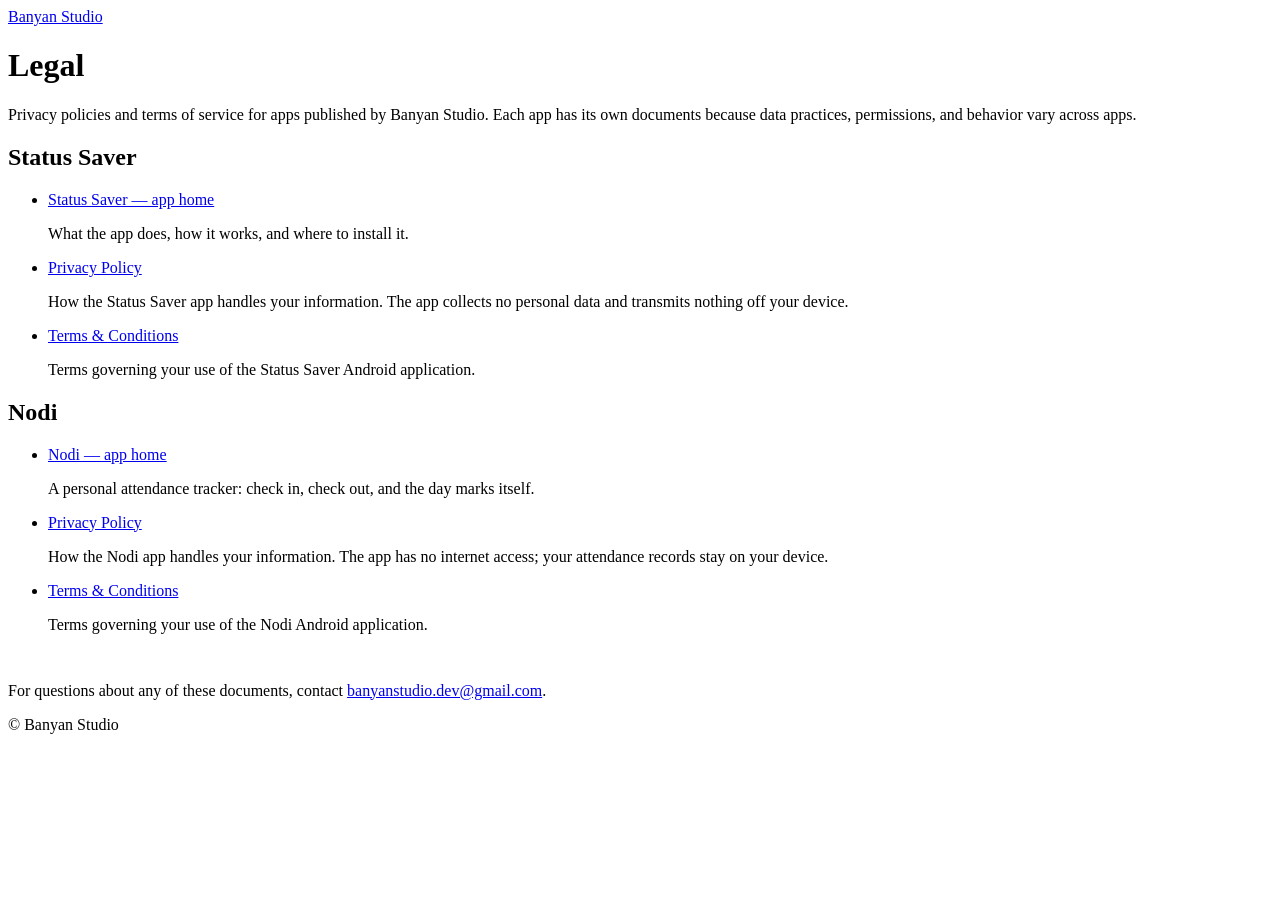
<file: banyanstudio-legal/index.html>
<!DOCTYPE html>
<html lang="en">
<head>
    <meta charset="UTF-8">
    <meta http-equiv="refresh" content="0; url=https://banyanstudio.github.io/">
    <link rel="canonical" href="https://banyanstudio.github.io/">
    <meta name="robots" content="noindex">
    <title>Banyan Studio</title>
</head>
<body>
    <p>This site has moved to <a href="https://banyanstudio.github.io/">banyanstudio.github.io</a>.</p>
</body>
</html>
</file>
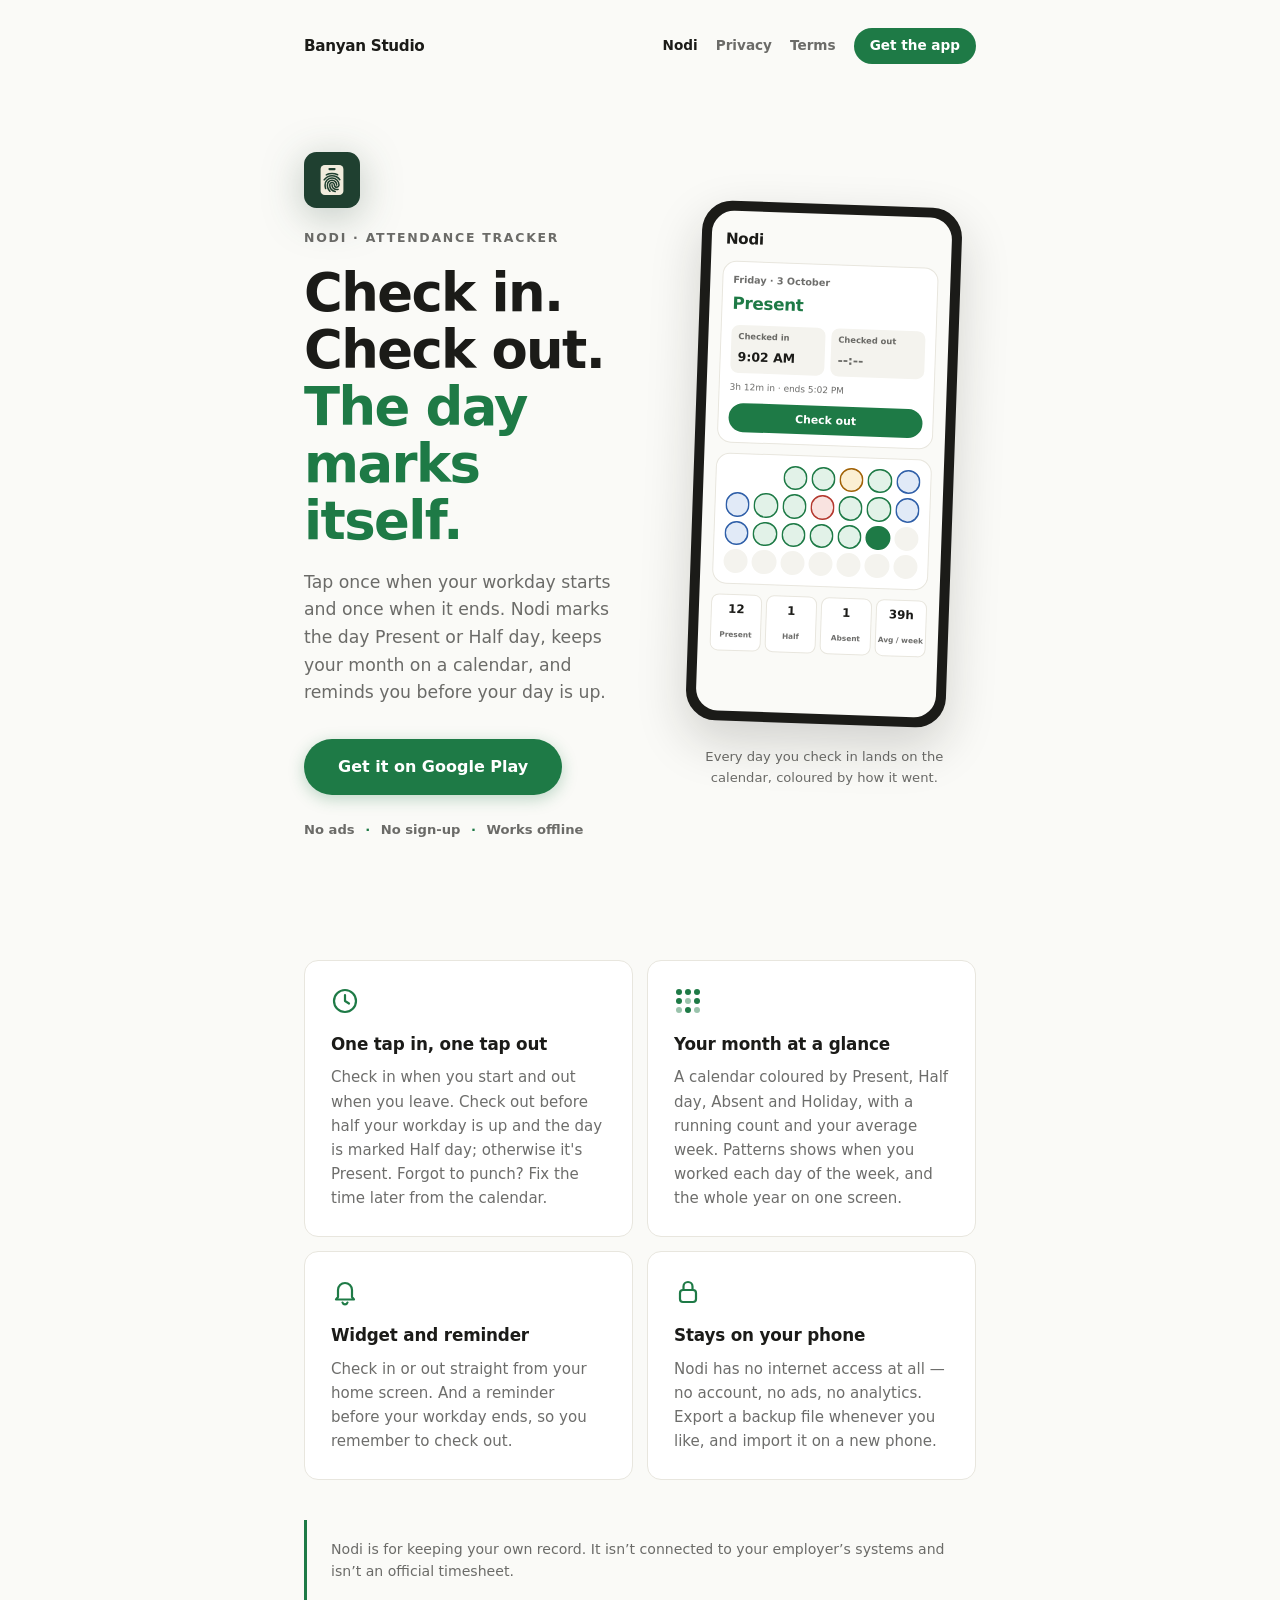
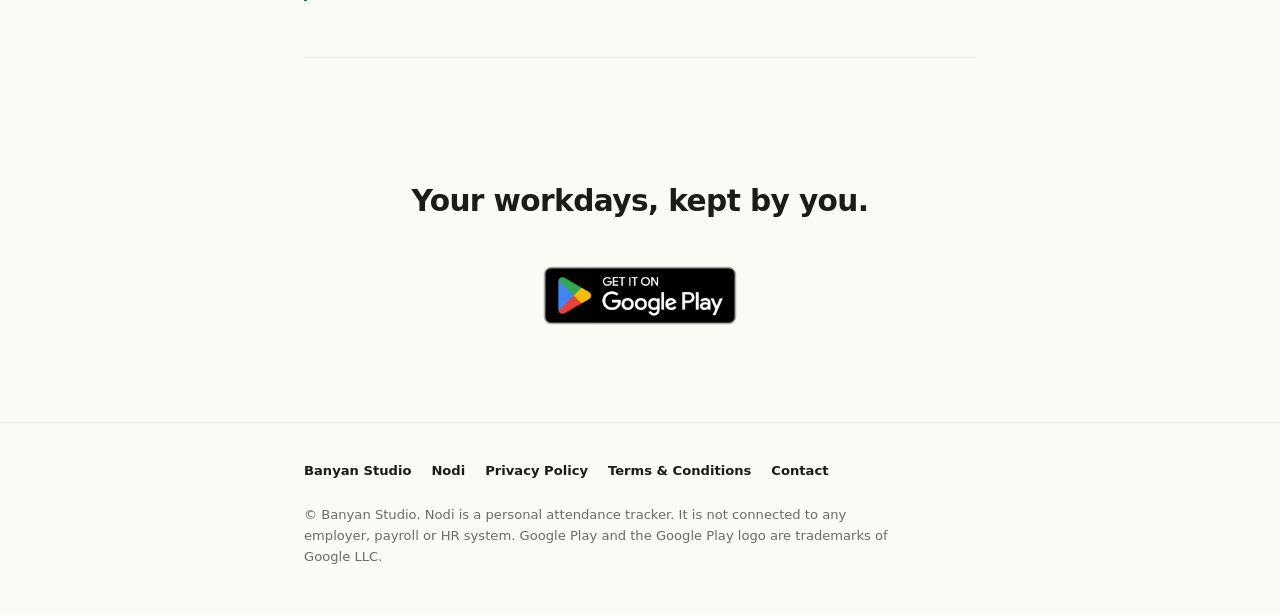
<file: nodi/index.html>
<!DOCTYPE html>
<html lang="en">
<head>
    <meta charset="UTF-8">
    <meta name="viewport" content="width=device-width, initial-scale=1.0">
    <meta name="description" content="Nodi — a simple attendance tracker for Android. Check in and out, and Nodi marks your day, counts your month and reminds you to check out. Works offline. No ads, no sign-up.">
    <title>Nodi — attendance tracker</title>
    <link rel="icon" type="image/svg+xml" href="icon.svg">
    <link rel="canonical" href="https://banyanstudio.github.io/nodi/">

    <!-- Machine-readable mirror of this page, served as text/markdown.
         Also listed in /llms.txt. -->
    <link rel="alternate" type="text/markdown" href="index.md" title="Markdown version">

    <meta property="og:title" content="Nodi — attendance tracker">
    <meta property="og:description" content="Check in, check out. Nodi marks the day and counts your month. Works offline. No ads, no sign-up.">
    <meta property="og:type" content="website">
    <meta property="og:site_name" content="Banyan Studio">
    <meta property="og:url" content="https://banyanstudio.github.io/nodi/">
    <!-- Known gap: the icon is SVG, which most link-preview crawlers ignore. A raster
         1200x630 card is a follow-up. -->
    <meta name="twitter:card" content="summary">

    <link rel="stylesheet" href="site.css">

    <script type="application/ld+json">
    {
      "@context": "https://schema.org",
      "@graph": [
        {
          "@type": "Organization",
          "@id": "https://banyanstudio.github.io/#organization",
          "name": "Banyan Studio",
          "url": "https://banyanstudio.github.io/",
          "email": "banyanstudio.dev@gmail.com"
        },
        {
          "@type": "SoftwareApplication",
          "name": "Nodi",
          "alternateName": "Nodi: Attendance Tracker",
          "url": "https://banyanstudio.github.io/nodi/",
          "operatingSystem": "Android 8.0 and later",
          "applicationCategory": "BusinessApplication",
          "description": "A personal attendance tracker. Check in and out each day; the app marks the day Present or Half day, shows a month calendar and summary, weekly and yearly patterns, a home-screen widget and a checkout reminder. Works offline with no account.",
          "downloadUrl": "https://play.google.com/store/apps/details?id=io.github.banyanstudio.nodi",
          "installUrl": "https://play.google.com/store/apps/details?id=io.github.banyanstudio.nodi",
          "publisher": { "@id": "https://banyanstudio.github.io/#organization" },
          "offers": {
            "@type": "Offer",
            "price": "0",
            "priceCurrency": "USD"
          },
          "privacyPolicy": "https://banyanstudio.github.io/nodi/privacy.html",
          "termsOfService": "https://banyanstudio.github.io/nodi/terms.html"
        }
      ]
    }
    </script>

    <style>
        /* ============================================================
           LANDING-PAGE-ONLY CSS.
           Tokens, base, header, footer and .cta live in site.css, which
           every page under /nodi/ shares. Everything below is used by
           this page alone.
           ============================================================ */

        /* HERO — copy left / phone right >=760px */
        .hero { padding: 64px 0 40px; }
        @media (min-width: 760px) {
            .hero {
                display: grid;
                grid-template-columns: 52fr 48fr;
                align-items: center;
                gap: 40px;
                padding: 88px 0 56px;
            }
        }

        .app-mark {
            width: 56px; height: 56px;
            display: block;
            margin-bottom: 20px;
            filter: drop-shadow(0 8px 20px rgba(31, 64, 48, 0.28));
        }
        @media (prefers-color-scheme: dark) {
            .app-mark { filter: drop-shadow(0 8px 20px rgba(0, 0, 0, 0.5)); }
        }

        .eyebrow {
            font-size: 0.78rem; font-weight: 600;
            text-transform: uppercase; letter-spacing: 0.14em;
            color: var(--sub);
            margin-bottom: 16px;
        }

        .hero h1 {
            font-weight: 800;
            font-size: clamp(2.2rem, 6vw, 3.3rem);
            line-height: 1.08;
            letter-spacing: -0.03em;
            margin-bottom: 20px;
        }
        .hero h1 .soft { color: var(--accent); }

        .hero .lede {
            font-size: 1.08rem; font-weight: 500;
            color: var(--sub); max-width: 32em;
            margin-bottom: 32px;
        }

        .trust {
            margin-top: 24px;
            font-size: 0.82rem; font-weight: 600; color: var(--sub);
        }
        .trust .mid { color: var(--accent); padding: 0 6px; }

        /* PHONE MOCKUP (decorative, aria-hidden) — Home's Today card,
           month calendar and summary strip, drawn with the app's tokens. */
        .hero-visual {
            display: flex; flex-direction: column; align-items: center;
            margin-top: 48px;
        }
        @media (min-width: 760px) {
            .hero-visual { margin-top: 0; }
        }

        .phone {
            width: 260px; max-width: 78vw;
            aspect-ratio: 1 / 2;
            background: var(--phone-bezel);
            border-radius: 30px;
            padding: 10px;
            box-shadow: var(--phone-shadow), inset 0 0 0 1px var(--phone-ring);
        }
        @media (min-width: 760px) {
            .phone { transform: rotate(2deg); }
        }
        .screen {
            width: 100%; height: 100%;
            background: var(--phone-screen);
            border-radius: 22px;
            padding: 16px 12px;
            display: flex; flex-direction: column; gap: 10px;
            overflow: hidden;
        }

        .s-title { font-size: 0.95rem; font-weight: 800; letter-spacing: -0.02em; padding: 0 2px; }

        .s-card {
            background: var(--card);
            border: 1px solid var(--line);
            border-radius: 14px;
            padding: 10px;
        }
        .s-date { font-size: 0.6rem; color: var(--sub); font-weight: 600; }
        .s-status {
            font-size: 1.05rem; font-weight: 800; letter-spacing: -0.02em;
            color: var(--present); margin: 2px 0 8px;
        }
        .s-stamps { display: grid; grid-template-columns: 1fr 1fr; gap: 6px; }
        .s-stamp {
            background: var(--sunken); border-radius: 8px; padding: 5px 7px;
        }
        .s-stamp small { display: block; font-size: 0.52rem; color: var(--sub); font-weight: 600; }
        .s-stamp b { font-size: 0.78rem; font-weight: 700; }
        .s-stamp.empty b { color: var(--sub); }
        .s-foot { font-size: 0.56rem; color: var(--sub); margin: 7px 0 8px; }
        .s-btn {
            background: var(--accent); color: var(--on-accent);
            border-radius: 999px; text-align: center;
            font-size: 0.68rem; font-weight: 700; padding: 6px 0;
        }

        .s-cal { display: grid; grid-template-columns: repeat(7, 1fr); gap: 4px; }
        .s-cal i {
            aspect-ratio: 1; border-radius: 50%;
            background: var(--sunken);
        }
        .s-cal i.p { background: var(--present-tint); box-shadow: inset 0 0 0 1.5px var(--present); }
        .s-cal i.h { background: var(--half-tint);    box-shadow: inset 0 0 0 1.5px var(--half); }
        .s-cal i.a { background: var(--absent-tint);  box-shadow: inset 0 0 0 1.5px var(--absent); }
        .s-cal i.o { background: var(--holiday-tint); box-shadow: inset 0 0 0 1.5px var(--holiday); }
        .s-cal i.t { background: var(--accent); }
        .s-cal i.x { visibility: hidden; }

        .s-sum { display: grid; grid-template-columns: repeat(4, 1fr); gap: 4px; }
        .s-sum div {
            background: var(--card); border: 1px solid var(--line);
            border-radius: 8px; padding: 5px 2px; text-align: center;
        }
        .s-sum b { display: block; font-size: 0.74rem; font-weight: 800; }
        .s-sum small { font-size: 0.46rem; color: var(--sub); font-weight: 600; white-space: nowrap; }

        .tile-note {
            text-align: center; font-size: 0.82rem; color: var(--sub);
            max-width: 22em; margin-top: 22px;
        }

        /* FEATURES — 2x2 >=760px */
        .features {
            padding: 64px 0 8px;
            display: grid; gap: 14px;
        }
        @media (min-width: 760px) {
            .features { grid-template-columns: repeat(2, 1fr); }
        }
        .feature {
            background: var(--card);
            border: 1px solid var(--line);
            border-radius: 14px;
            padding: 26px;
        }
        .feature .glyph { width: 28px; height: 28px; margin-bottom: 16px; color: var(--accent); }
        .feature .glyph svg { width: 28px; height: 28px; display: block; }
        .feature h2 {
            font-size: 1.05rem; font-weight: 700; letter-spacing: -0.01em;
            margin-bottom: 8px;
        }
        .feature p { font-size: 0.94rem; color: var(--sub); }

        /* NOTE ASIDE */
        .note {
            margin: 32px 0 0; padding: 18px 24px;
            border-left: 3px solid var(--accent);
            font-size: 0.88rem; color: var(--sub);
        }

        /* CLOSING */
        .closing {
            text-align: center;
            padding: 72px 0 20px;
            margin-top: 56px;
            border-top: 1px solid var(--line);
        }
        .closing p {
            font-weight: 800; letter-spacing: -0.02em;
            font-size: clamp(1.5rem, 4vw, 1.85rem);
            margin: 48px auto 28px;
            text-wrap: balance;
            max-width: 20em;
        }

        /* Official Google Play badge — never recoloured, cropped or
           recreated (Google Play brand guidelines); the generic web badge
           ships its clear space inside the PNG. */
        .play-badge {
            display: inline-block;
            line-height: 0;
            transition: transform 120ms ease-out;
        }
        .play-badge:hover { transform: translateY(-1px); }
        .play-badge img { display: block; width: 220px; height: auto; }
        @media (prefers-reduced-motion: reduce) {
            .play-badge { transition: none; }
        }
    </style>
</head>
<body>
    <header class="site">
        <div class="wrap">
            <a class="studio" href="../">Banyan Studio</a>
            <nav>
                <a href="./" aria-current="page">Nodi</a>
                <a href="privacy.html">Privacy</a>
                <a href="terms.html">Terms</a>
                <a class="nav-cta" href="https://play.google.com/store/apps/details?id=io.github.banyanstudio.nodi">Get the app</a>
            </nav>
        </div>
    </header>

    <main class="wrap">
        <!-- HERO -->
        <section class="hero">
            <div class="hero-copy">
                <img class="app-mark" src="icon.svg" alt="Nodi app icon" width="56" height="56">
                <p class="eyebrow">Nodi &middot; attendance tracker</p>
                <h1>Check in. Check out.<br><span class="soft">The day marks itself.</span></h1>
                <p class="lede">Tap once when your workday starts and once when it ends. Nodi marks the day Present or Half day, keeps your month on a calendar, and reminds you before your day is up.</p>
                <a class="cta" href="https://play.google.com/store/apps/details?id=io.github.banyanstudio.nodi">Get it on Google Play</a>
                <p class="trust">No ads <span class="mid">&middot;</span> No sign-up <span class="mid">&middot;</span> Works offline</p>
            </div>

            <div class="hero-visual">
                <div class="phone" aria-hidden="true">
                    <div class="screen">
                        <div class="s-title">Nodi</div>
                        <div class="s-card">
                            <div class="s-date">Friday · 3 October</div>
                            <div class="s-status">Present</div>
                            <div class="s-stamps">
                                <div class="s-stamp"><small>Checked in</small><b>9:02 AM</b></div>
                                <div class="s-stamp empty"><small>Checked out</small><b>--:--</b></div>
                            </div>
                            <div class="s-foot">3h 12m in · ends 5:02 PM</div>
                            <div class="s-btn">Check out</div>
                        </div>
                        <div class="s-card">
                            <div class="s-cal">
                                <i class="x"></i><i class="x"></i><i class="p"></i><i class="p"></i><i class="h"></i><i class="p"></i><i class="o"></i>
                                <i class="o"></i><i class="p"></i><i class="p"></i><i class="a"></i><i class="p"></i><i class="p"></i><i class="o"></i>
                                <i class="o"></i><i class="p"></i><i class="p"></i><i class="p"></i><i class="p"></i><i class="t"></i><i></i>
                                <i></i><i></i><i></i><i></i><i></i><i></i><i></i>
                            </div>
                        </div>
                        <div class="s-sum">
                            <div><b>12</b><small>Present</small></div>
                            <div><b>1</b><small>Half</small></div>
                            <div><b>1</b><small>Absent</small></div>
                            <div><b>39h</b><small>Avg / week</small></div>
                        </div>
                    </div>
                </div>
                <p class="tile-note">Every day you check in lands on the calendar, coloured by how it went.</p>
            </div>
        </section>

        <!-- FEATURES -->
        <section class="features">
            <div class="feature">
                <div class="glyph" aria-hidden="true">
                    <svg viewBox="0 0 28 28" fill="none" stroke="currentColor" stroke-width="2.2" stroke-linecap="round" stroke-linejoin="round">
                        <circle cx="14" cy="14" r="11"/>
                        <path d="M14 8v6l4 2.5"/>
                    </svg>
                </div>
                <h2>One tap in, one tap out</h2>
                <p>Check in when you start and out when you leave. Check out before half your workday is up and the day is marked Half day; otherwise it's Present. Forgot to punch? Fix the time later from the calendar.</p>
            </div>
            <div class="feature">
                <div class="glyph" aria-hidden="true">
                    <svg viewBox="0 0 28 28" fill="currentColor">
                        <circle cx="5" cy="5" r="3"/><circle cx="14" cy="5" r="3"/><circle cx="23" cy="5" r="3"/>
                        <circle cx="5" cy="14" r="3"/><circle cx="14" cy="14" r="3" opacity=".45"/><circle cx="23" cy="14" r="3"/>
                        <circle cx="5" cy="23" r="3" opacity=".45"/><circle cx="14" cy="23" r="3"/><circle cx="23" cy="23" r="3" opacity=".45"/>
                    </svg>
                </div>
                <h2>Your month at a glance</h2>
                <p>A calendar coloured by Present, Half day, Absent and Holiday, with a running count and your average week. Patterns shows when you worked each day of the week, and the whole year on one screen.</p>
            </div>
            <div class="feature">
                <div class="glyph" aria-hidden="true">
                    <svg viewBox="0 0 28 28" fill="none" stroke="currentColor" stroke-width="2.2" stroke-linecap="round" stroke-linejoin="round">
                        <path d="M7 19V12a7 7 0 0 1 14 0v7l2 2.5H5L7 19z"/>
                        <path d="M11.5 24.5a2.6 2.6 0 0 0 5 0"/>
                    </svg>
                </div>
                <h2>Widget and reminder</h2>
                <p>Check in or out straight from your home screen. And a reminder before your workday ends, so you remember to check out.</p>
            </div>
            <div class="feature">
                <div class="glyph" aria-hidden="true">
                    <svg viewBox="0 0 28 28" fill="none" stroke="currentColor" stroke-width="2.2" stroke-linecap="round" stroke-linejoin="round">
                        <rect x="6" y="12" width="16" height="12" rx="3"/>
                        <path d="M9.5 12V8.5a4.5 4.5 0 0 1 9 0V12"/>
                    </svg>
                </div>
                <h2>Stays on your phone</h2>
                <p>Nodi has no internet access at all &mdash; no account, no ads, no analytics. Export a backup file whenever you like, and import it on a new phone.</p>
            </div>
        </section>

        <!-- NOTE ASIDE -->
        <aside class="note">
            Nodi is for keeping your own record. It isn&rsquo;t connected to your employer&rsquo;s systems and isn&rsquo;t an official timesheet.
        </aside>

        <!-- CLOSING -->
        <section class="closing" id="get">
            <p>Your workdays, kept by&nbsp;you.</p>
            <a class="play-badge" href="https://play.google.com/store/apps/details?id=io.github.banyanstudio.nodi">
                <img src="google-play-badge.png" alt="Get it on Google Play" width="646" height="250">
            </a>
        </section>
    </main>

    <footer class="site">
        <div class="wrap">
            <div class="links">
                <a href="../">Banyan Studio</a>
                <a href="./">Nodi</a>
                <a href="privacy.html">Privacy Policy</a>
                <a href="terms.html">Terms &amp; Conditions</a>
                <a href="mailto:banyanstudio.dev@gmail.com">Contact</a>
            </div>
            <p class="legal">&copy; Banyan Studio. Nodi is a personal attendance tracker. It is not connected to any employer, payroll or HR system. Google Play and the Google Play logo are trademarks of Google&nbsp;LLC.</p>
        </div>
    </footer>
</body>
</html>
</file>
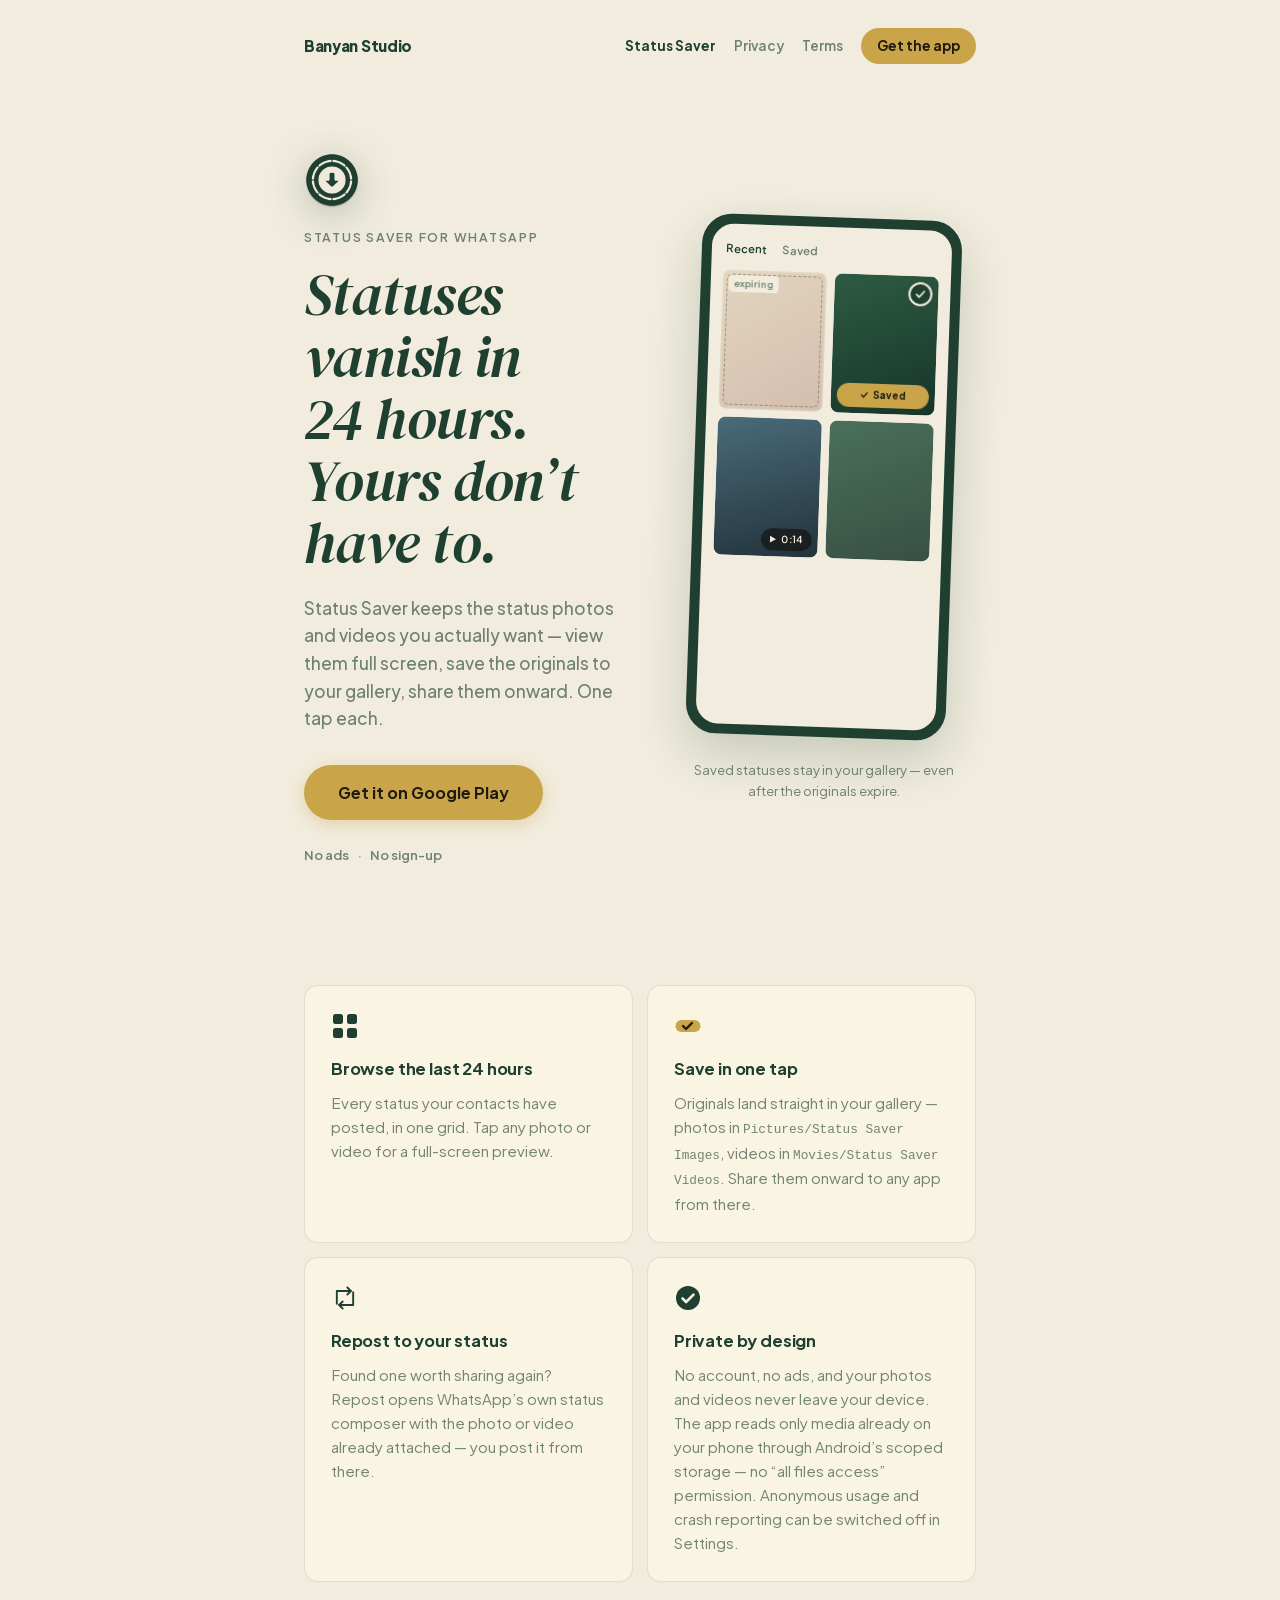
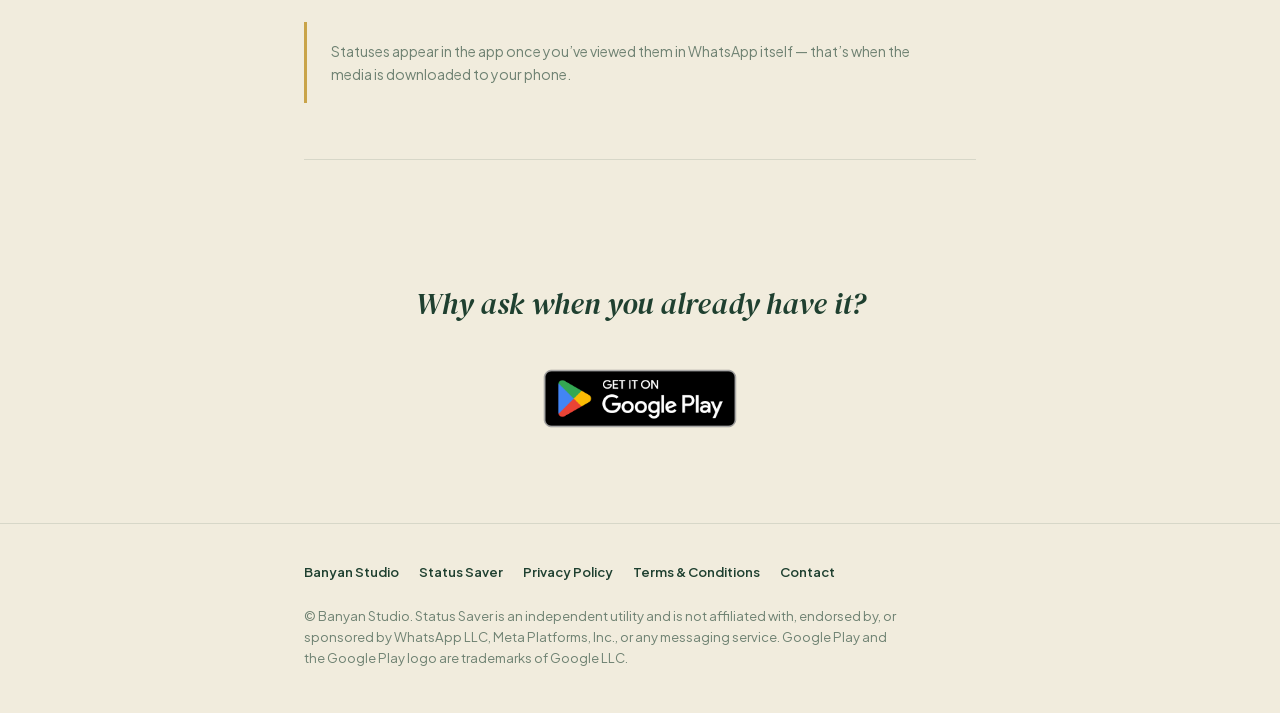
<file: statussaver/index.html>
<!DOCTYPE html>
<html lang="en">
<head>
    <meta charset="UTF-8">
    <meta name="viewport" content="width=device-width, initial-scale=1.0">
    <meta name="description" content="Status Saver — save the WhatsApp status photos and videos you like to your gallery before they vanish in 24 hours. No ads, no sign-up.">
    <title>Status Saver — save statuses before they vanish</title>
    <link rel="icon" type="image/webp" href="icon.webp">
    <link rel="canonical" href="https://banyanstudio.github.io/statussaver/">

    <!-- Machine-readable mirror of this page, served as text/markdown.
         Also listed in /llms.txt. -->
    <link rel="alternate" type="text/markdown" href="index.md" title="Markdown version">

    <meta property="og:title" content="Status Saver — save statuses before they vanish">
    <meta property="og:description" content="Save WhatsApp status photos and videos to your gallery. No ads, no sign-up.">
    <meta property="og:type" content="website">
    <meta property="og:site_name" content="Banyan Studio">
    <meta property="og:url" content="https://banyanstudio.github.io/statussaver/">
    <!-- Known gap: this is the square app icon. A 1200x630 card is a follow-up. -->
    <meta property="og:image" content="https://banyanstudio.github.io/statussaver/icon.webp">
    <meta name="twitter:card" content="summary">

    <link rel="stylesheet" href="site.css">

    <script type="application/ld+json">
    {
      "@context": "https://schema.org",
      "@graph": [
        {
          "@type": "Organization",
          "@id": "https://banyanstudio.github.io/#organization",
          "name": "Banyan Studio",
          "url": "https://banyanstudio.github.io/",
          "email": "banyanstudio.dev@gmail.com"
        },
        {
          "@type": "SoftwareApplication",
          "name": "Status Saver",
          "url": "https://banyanstudio.github.io/statussaver/",
          "operatingSystem": "Android 10 and later",
          "applicationCategory": "UtilitiesApplication",
          "description": "Browse the status photos and videos your contacts posted in the last 24 hours, preview them full screen, and save the originals to your gallery before they expire.",
          "downloadUrl": "https://play.google.com/store/apps/details?id=io.github.banyanstudio.statussaver",
          "installUrl": "https://play.google.com/store/apps/details?id=io.github.banyanstudio.statussaver",
          "publisher": { "@id": "https://banyanstudio.github.io/#organization" },
          "offers": {
            "@type": "Offer",
            "price": "0",
            "priceCurrency": "USD"
          },
          "privacyPolicy": "https://banyanstudio.github.io/statussaver/privacy.html",
          "termsOfService": "https://banyanstudio.github.io/statussaver/terms.html"
        }
      ]
    }
    </script>

    <style>
        /* ============================================================
           LANDING-PAGE-ONLY CSS.
           Tokens, fonts, base, header, footer and .cta live in site.css,
           which every page under /statussaver/ shares. Everything below
           is used by this page alone.
           ============================================================ */

        /* ============================================================
           HERO — asymmetric split (copy left / phone right >=760px)
           ============================================================ */
        .hero { padding: 64px 0 40px; }
        @media (min-width: 760px) {
            .hero {
                display: grid;
                grid-template-columns: 52fr 48fr;
                align-items: center;
                gap: 40px;
                padding: 88px 0 56px;
            }
        }

        .app-mark {
            width: 56px; height: 56px; border-radius: 50%;
            filter: drop-shadow(0 8px 20px rgba(31, 64, 48, 0.28));
            margin-bottom: 20px;
            display: block;
        }
        @media (prefers-color-scheme: dark) {
            .app-mark { filter: drop-shadow(0 8px 20px rgba(0, 0, 0, 0.5)); }
        }

        /* 0.78rem = 12.5px. Kept above 12px because this is real page
           content, not the decorative mockup: below 12px it trips the
           legible-font-size check and is genuinely hard to read at this
           letter-spacing. */
        .eyebrow {
            font-size: 0.78rem; font-weight: 600;
            text-transform: uppercase; letter-spacing: 0.14em;
            color: var(--sub);
            margin-bottom: 16px;
        }

        /* Display h1 — overrides the document h1 in site.css. */
        .hero h1 {
            font-family: "DM Serif Display", Georgia, serif;
            font-style: italic;
            font-weight: 400;
            color: var(--ink);
            font-size: clamp(2.3rem, 6vw, 3.6rem);
            line-height: 1.08;
            letter-spacing: -0.01em;
            margin-bottom: 20px;
        }

        .hero .lede {
            font-size: 1.08rem; font-weight: 500;
            color: var(--sub); max-width: 32em;
            margin-bottom: 32px;
        }

        /* Trust line — single middot-separated line, gold middots */
        .trust {
            margin-top: 24px;
            font-size: 0.82rem; font-weight: 600; color: var(--sub);
        }
        .trust .mid { color: var(--gold); padding: 0 6px; }

        /* ============================================================
           PHONE MOCKUP (decorative, aria-hidden)
           ============================================================ */
        .hero-visual {
            display: flex; flex-direction: column; align-items: center;
            margin-top: 48px;
        }
        @media (min-width: 760px) {
            .hero-visual { margin-top: 0; }
        }

        .phone {
            width: 260px; max-width: 78vw;
            aspect-ratio: 1 / 2;
            background: var(--phone-bezel);
            border-radius: 30px;
            padding: 10px;
            box-shadow: var(--phone-shadow), inset 0 0 0 1px var(--phone-ring);
            transform: rotate(0deg);
        }
        @media (min-width: 760px) {
            .phone { transform: rotate(2deg); }
        }
        .screen {
            width: 100%; height: 100%;
            background: var(--phone-screen);
            border-radius: 22px;
            padding: 14px 12px;
            display: flex; flex-direction: column; gap: 12px;
            overflow: hidden;
        }

        /* app bar */
        .screen-bar { display: flex; gap: 14px; padding: 2px 2px 0; }
        .screen-bar span {
            font-size: 0.7rem; font-weight: 600; color: var(--sub);
        }
        .screen-bar span.active { color: var(--ink); }

        /* 2-col media grid */
        .screen-grid {
            display: grid; grid-template-columns: 1fr 1fr; gap: 8px;
        }
        .mtile {
            position: relative;
            aspect-ratio: 3 / 4;
            border-radius: 8px;
            overflow: hidden;
        }
        .mtile .fill { position: absolute; inset: 0; }
        .mtile.a .fill { background: var(--tile-a); }
        .mtile.b .fill { background: var(--tile-b); }
        .mtile.c .fill { background: var(--tile-c); }
        .mtile.plain { opacity: 0.85; }

        /* top-left protagonist — dissolved end state is the base */
        .mtile.expiring .fill {
            opacity: 0.32;
            filter: blur(1.4px) grayscale(0.4);
            animation: dissolve 1150ms ease-out 250ms both;
        }
        .mtile.expiring .ring {
            position: absolute; inset: 4px;
            border: 1.5px dashed var(--dashed);
            border-radius: 6px;
            opacity: 1;
            animation: ringfade 900ms ease-out 350ms both;
        }
        .exp-label {
            position: absolute; top: 5px; left: 6px;
            font-size: 0.6rem; font-weight: 600; color: var(--sub);
            background: var(--phone-screen);
            padding: 1px 5px; border-radius: 4px;
        }

        /* saved-disc badge */
        .disc {
            position: absolute; top: 6px; right: 6px;
            width: 24px; height: 24px; border-radius: 50%;
            background: var(--forest);
            border: 2.5px solid var(--disc-ring);
            display: grid; place-items: center;
        }
        .disc svg { width: 12px; height: 12px; stroke: #F1ECDD; }
        .disc.saved-disc {
            transform: scale(1);
            animation: discpop 420ms cubic-bezier(.34, 1.56, .64, 1) 1200ms both;
        }

        /* gold Save pill on the saved twin */
        .save-pill {
            position: absolute; left: 6px; right: 6px; bottom: 6px;
            background: var(--gold); color: var(--gold-ink);
            font-size: 0.62rem; font-weight: 700;
            border-radius: 999px; padding: 4px 8px;
            display: flex; align-items: center; justify-content: center; gap: 4px;
            transform: translateY(0);
            animation: pillrise 380ms ease-out 1200ms both;
        }
        .save-pill svg { width: 9px; height: 9px; stroke: var(--gold-ink); }

        /* video duration pill */
        .pill {
            position: absolute; bottom: 6px; right: 6px;
            background: rgba(22, 22, 20, 0.72); color: #F1ECDD;
            font-size: 0.62rem; font-weight: 600;
            border-radius: 999px; padding: 3px 8px;
            display: flex; align-items: center; gap: 4px;
        }
        .pill svg { width: 8px; height: 8px; fill: #F1ECDD; }

        .tile-note {
            text-align: center; font-size: 0.82rem; color: var(--sub);
            max-width: 22em; margin-top: 22px;
        }

        /* ============================================================
           FEATURES — 3-col grid >=760px
           ============================================================ */
        .features {
            padding: 64px 0 8px;
            display: grid; gap: 14px;
        }
        /* 2x2 rather than a single row: four cards in three columns would
           orphan the fourth, and at this container width two columns give each
           card ~347px instead of ~215px, which stops the body copy wrapping
           every few words. */
        @media (min-width: 760px) {
            .features { grid-template-columns: repeat(2, 1fr); }
        }
        .feature {
            background: var(--card);
            border: 1px solid var(--line);
            border-radius: 14px;
            padding: 26px;
        }
        .feature .glyph {
            width: 28px; height: 28px;
            margin-bottom: 16px;
            color: var(--ink);
        }
        .feature .glyph svg { width: 28px; height: 28px; display: block; }
        .feature .glyph.gold { color: var(--gold); }
        .feature h2 {
            font-size: 1.05rem; font-weight: 700; letter-spacing: -0.01em;
            margin-bottom: 8px;
        }
        .feature p { font-size: 0.94rem; color: var(--sub); }
        .feature code {
            font-family: ui-monospace, "JetBrains Mono", monospace;
            font-size: 0.85em;
        }

        /* ============================================================
           NOTE ASIDE
           ============================================================ */
        .note {
            margin: 32px 0 0; padding: 18px 24px;
            border-left: 3px solid var(--gold);
            font-size: 0.88rem; color: var(--sub);
        }

        /* ============================================================
           CLOSING
           ============================================================ */
        .closing {
            text-align: center;
            padding: 72px 0 20px;
            margin-top: 56px;
            border-top: 1px solid var(--line);
        }
        .closing p {
            font-family: "DM Serif Display", Georgia, serif; font-style: italic;
            font-size: clamp(1.5rem, 4vw, 1.85rem);
            margin: 48px auto 28px;
            /* Even out the two lines on narrow screens rather than filling the
               first and leaving a stub on the second. Ignored by browsers that
               do not support it, where the nbsp in the copy still prevents the
               worst break. */
            text-wrap: balance;
            max-width: 20em;
        }

        /* Official Google Play badge.
           Per Google Play's brand guidelines the artwork must not be
           altered, recoloured or recreated, and its clear space must be
           preserved — the generic web badge ships that padding inside the
           PNG, so it is scaled proportionally and never cropped. At 220px
           wide the badge itself lands around 57px tall, above the minimum. */
        .play-badge {
            display: inline-block;
            line-height: 0;   /* drops the inline-image descender gap */
            transition: transform 120ms ease-out;
        }
        .play-badge:hover { transform: translateY(-1px); }
        .play-badge img {
            display: block;
            width: 220px; height: auto;
        }
        @media (prefers-reduced-motion: reduce) {
            .play-badge { transition: none; }
        }

        /* ============================================================
           LOAD ANIMATION KEYFRAMES (phone mockup only)
           ============================================================ */
        @keyframes dissolve {
            0%   { opacity: 1;    filter: blur(0) grayscale(0); }
            100% { opacity: 0.32; filter: blur(1.4px) grayscale(0.4); }
        }
        @keyframes ringfade {
            0%   { opacity: 0; }
            100% { opacity: 1; }
        }
        @keyframes discpop {
            0%   { transform: scale(0.6); opacity: 0; }
            60%  { opacity: 1; }
            75%  { transform: scale(1.1); }
            100% { transform: scale(1); }
        }
        @keyframes pillrise {
            0%   { transform: translateY(6px); opacity: 0; }
            100% { transform: translateY(0);   opacity: 1; }
        }

        /* ============================================================
           REDUCED MOTION — render animation END STATES statically.
           The base rules already carry the end state, so switching the
           animations off is enough; no overrides needed.
           ============================================================ */
        @media (prefers-reduced-motion: reduce) {
            .mtile.expiring .fill,
            .mtile.expiring .ring,
            .disc.saved-disc,
            .save-pill { animation: none; }
        }
    </style>
</head>
<body>
    <header class="site">
        <div class="wrap">
            <a class="studio" href="../">Banyan Studio</a>
            <nav>
                <a href="./" aria-current="page">Status Saver</a>
                <a href="privacy.html">Privacy</a>
                <a href="terms.html">Terms</a>
                <a class="nav-cta" href="https://play.google.com/store/apps/details?id=io.github.banyanstudio.statussaver">Get the app</a>
            </nav>
        </div>
    </header>

    <main class="wrap">
        <!-- HERO -->
        <section class="hero">
            <div class="hero-copy">
                <img class="app-mark" src="icon.webp" alt="Status Saver app icon" width="56" height="56">
                <p class="eyebrow">Status Saver for WhatsApp</p>
                <h1>Statuses vanish in 24&nbsp;hours.<br>Yours don&rsquo;t have to.</h1>
                <p class="lede">Status Saver keeps the status photos and videos you actually want — view them full screen, save the originals to your gallery, share them onward. One tap each.</p>
                <a class="cta" href="https://play.google.com/store/apps/details?id=io.github.banyanstudio.statussaver">Get it on Google Play</a>
                <p class="trust">No ads <span class="mid">&middot;</span> No sign-up</p>
            </div>

            <div class="hero-visual">
                <div class="phone" aria-hidden="true">
                    <div class="screen">
                        <div class="screen-bar">
                            <span class="active">Recent</span>
                            <span>Saved</span>
                        </div>
                        <div class="screen-grid">
                            <!-- top-left: expiring protagonist -->
                            <div class="mtile b expiring">
                                <div class="fill"></div>
                                <div class="ring"></div>
                                <div class="exp-label">expiring</div>
                            </div>
                            <!-- top-right: saved twin -->
                            <div class="mtile a">
                                <div class="fill"></div>
                                <div class="disc saved-disc">
                                    <svg viewBox="0 0 24 24" fill="none" stroke-width="3.4" stroke-linecap="round" stroke-linejoin="round"><path d="M4.5 12.8 9.5 18 19.5 6.5"/></svg>
                                </div>
                                <div class="save-pill">
                                    <svg viewBox="0 0 24 24" fill="none" stroke-width="3.4" stroke-linecap="round" stroke-linejoin="round"><path d="M4.5 12.8 9.5 18 19.5 6.5"/></svg>Saved
                                </div>
                            </div>
                            <!-- bottom-left: video -->
                            <div class="mtile c">
                                <div class="fill"></div>
                                <div class="pill"><svg viewBox="0 0 10 10"><path d="M1.5 0.8 9 5 1.5 9.2z"/></svg>0:14</div>
                            </div>
                            <!-- bottom-right: plain -->
                            <div class="mtile a plain">
                                <div class="fill"></div>
                            </div>
                        </div>
                    </div>
                </div>
                <p class="tile-note">Saved statuses stay in your gallery — even after the originals expire.</p>
            </div>
        </section>

        <!-- FEATURES -->
        <section class="features">
            <div class="feature">
                <div class="glyph" aria-hidden="true">
                    <svg viewBox="0 0 28 28" fill="currentColor">
                        <rect x="2" y="2" width="10" height="10" rx="2.5"/>
                        <rect x="16" y="2" width="10" height="10" rx="2.5"/>
                        <rect x="2" y="16" width="10" height="10" rx="2.5"/>
                        <rect x="16" y="16" width="10" height="10" rx="2.5"/>
                    </svg>
                </div>
                <h2>Browse the last 24 hours</h2>
                <p>Every status your contacts have posted, in one grid. Tap any photo or video for a full-screen preview.</p>
            </div>
            <div class="feature">
                <div class="glyph gold" aria-hidden="true">
                    <svg viewBox="0 0 28 28" fill="none">
                        <rect x="1.5" y="8" width="25" height="12" rx="6" fill="currentColor"/>
                        <path d="M9 14l3 3 6-6" stroke="var(--gold-ink)" stroke-width="2.4" stroke-linecap="round" stroke-linejoin="round"/>
                    </svg>
                </div>
                <h2>Save in one tap</h2>
                <p>Originals land straight in your gallery — photos in <code>Pictures/Status Saver Images</code>, videos in <code>Movies/Status Saver Videos</code>. Share them onward to any app from there.</p>
            </div>
            <div class="feature">
                <!-- Same two-arrow recycle-loop glyph the app uses for Repost
                     (ui/common/RepostIcon.kt), so the site and the app agree.
                     The paths stay verbatim from the app, so the viewBox stays
                     24-unit while its sibling glyphs are 28-unit. That means it
                     is scaled up by 28/24, which would render a 1.9 stroke at
                     2.22px and read heavier than the other three glyphs — so
                     the stroke is pre-divided by the same ratio instead of
                     rescaling the paths. 1.9 x 24/28 = 1.63. -->
                <div class="glyph" aria-hidden="true">
                    <svg viewBox="0 0 24 24" fill="none" stroke="currentColor" stroke-width="1.63" stroke-linecap="round" stroke-linejoin="round">
                        <path d="M5 17V6h12"/>
                        <path d="M14 3l3 3-3 3"/>
                        <path d="M19 7v11H7"/>
                        <path d="M10 15l-3 3 3 3"/>
                    </svg>
                </div>
                <h2>Repost to your status</h2>
                <p>Found one worth sharing again? Repost opens WhatsApp&rsquo;s own status composer with the photo or video already attached — you post it from there.</p>
            </div>
            <div class="feature">
                <div class="glyph" aria-hidden="true">
                    <svg viewBox="0 0 28 28" fill="none">
                        <circle cx="14" cy="14" r="12" fill="currentColor"/>
                        <path d="M8.5 14.4l3.6 3.6 7.4-7.4" stroke="var(--card)" stroke-width="2.6" stroke-linecap="round" stroke-linejoin="round"/>
                    </svg>
                </div>
                <h2>Private by design</h2>
                <p>No account, no ads, and your photos and videos never leave your device. The app reads only media already on your phone through Android&rsquo;s scoped storage — no &ldquo;all files access&rdquo; permission. Anonymous usage and crash reporting can be switched off in Settings.</p>
            </div>
        </section>

        <!-- NOTE ASIDE -->
        <aside class="note">
            Statuses appear in the app once you&rsquo;ve viewed them in WhatsApp itself — that&rsquo;s when the media is downloaded to your phone.
        </aside>

        <!-- CLOSING -->
        <section class="closing" id="get">
            <!-- nbsp keeps "have it?" together: without it the line breaks
                 after "have" on a phone and orphans "it?" on its own line. -->
            <p>Why ask when you already have&nbsp;it?</p>
            <a class="play-badge" href="https://play.google.com/store/apps/details?id=io.github.banyanstudio.statussaver">
                <img src="google-play-badge.png" alt="Get it on Google Play" width="646" height="250">
            </a>
        </section>
    </main>

    <footer class="site">
        <div class="wrap">
            <div class="links">
                <a href="../">Banyan Studio</a>
                <a href="./">Status Saver</a>
                <a href="privacy.html">Privacy Policy</a>
                <a href="terms.html">Terms &amp; Conditions</a>
                <a href="mailto:banyanstudio.dev@gmail.com">Contact</a>
            </div>
            <p class="legal">&copy; Banyan Studio. Status Saver is an independent utility and is not affiliated with, endorsed by, or sponsored by WhatsApp LLC, Meta Platforms,&nbsp;Inc., or any messaging service. Google Play and the Google Play logo are trademarks of Google&nbsp;LLC.</p>
        </div>
    </footer>
</body>
</html>
</file>
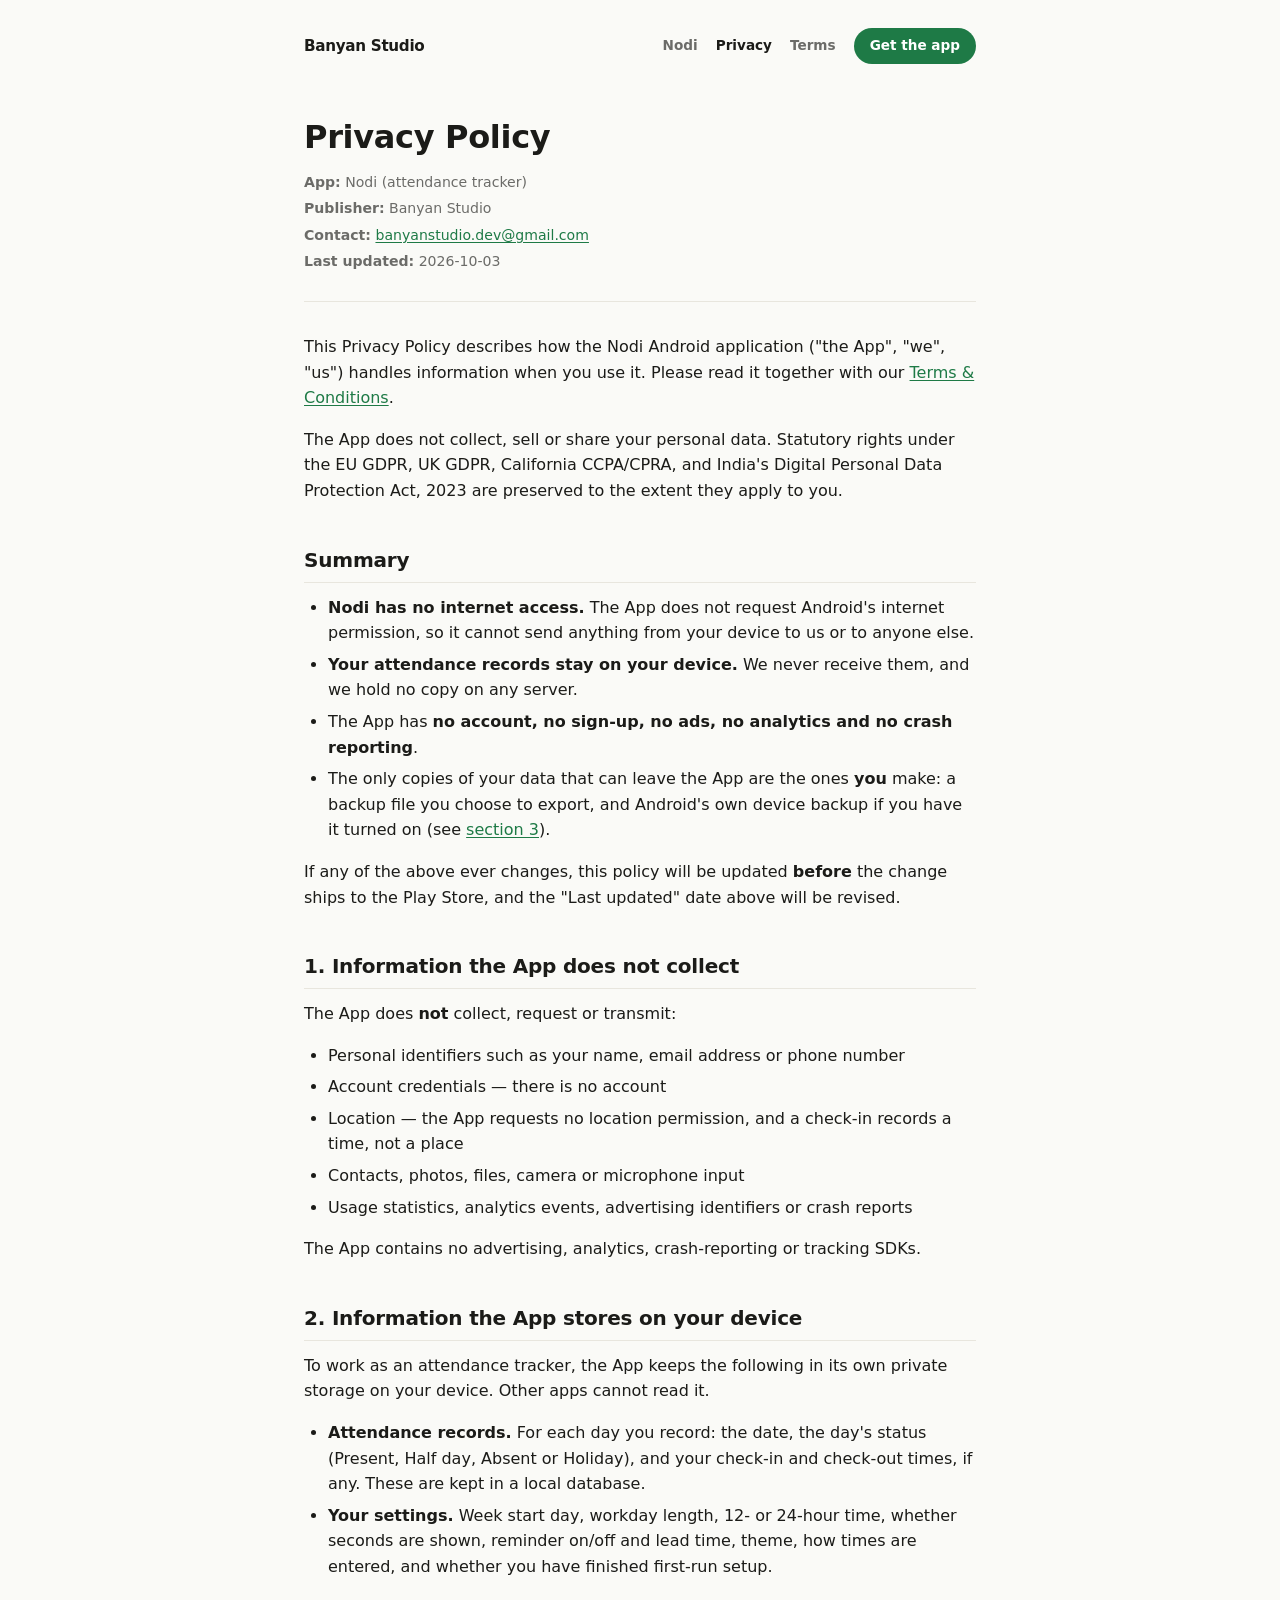
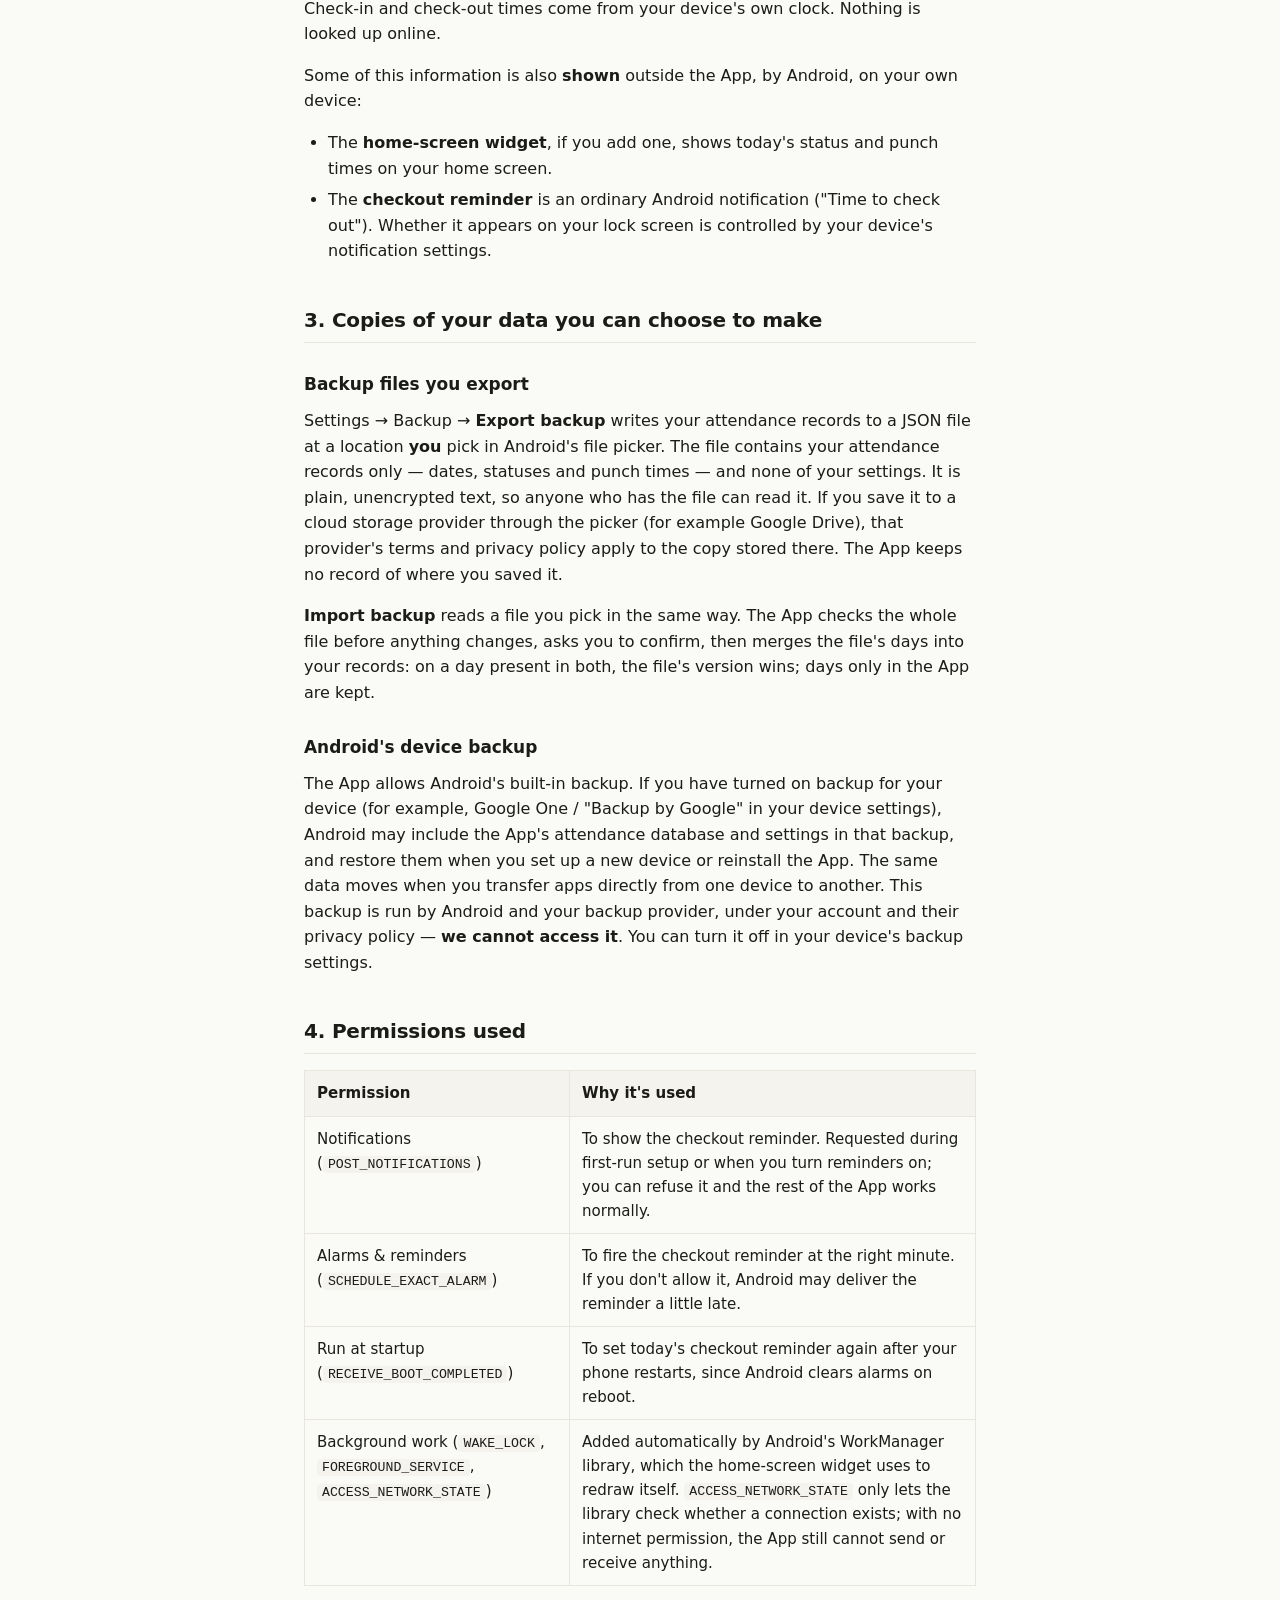
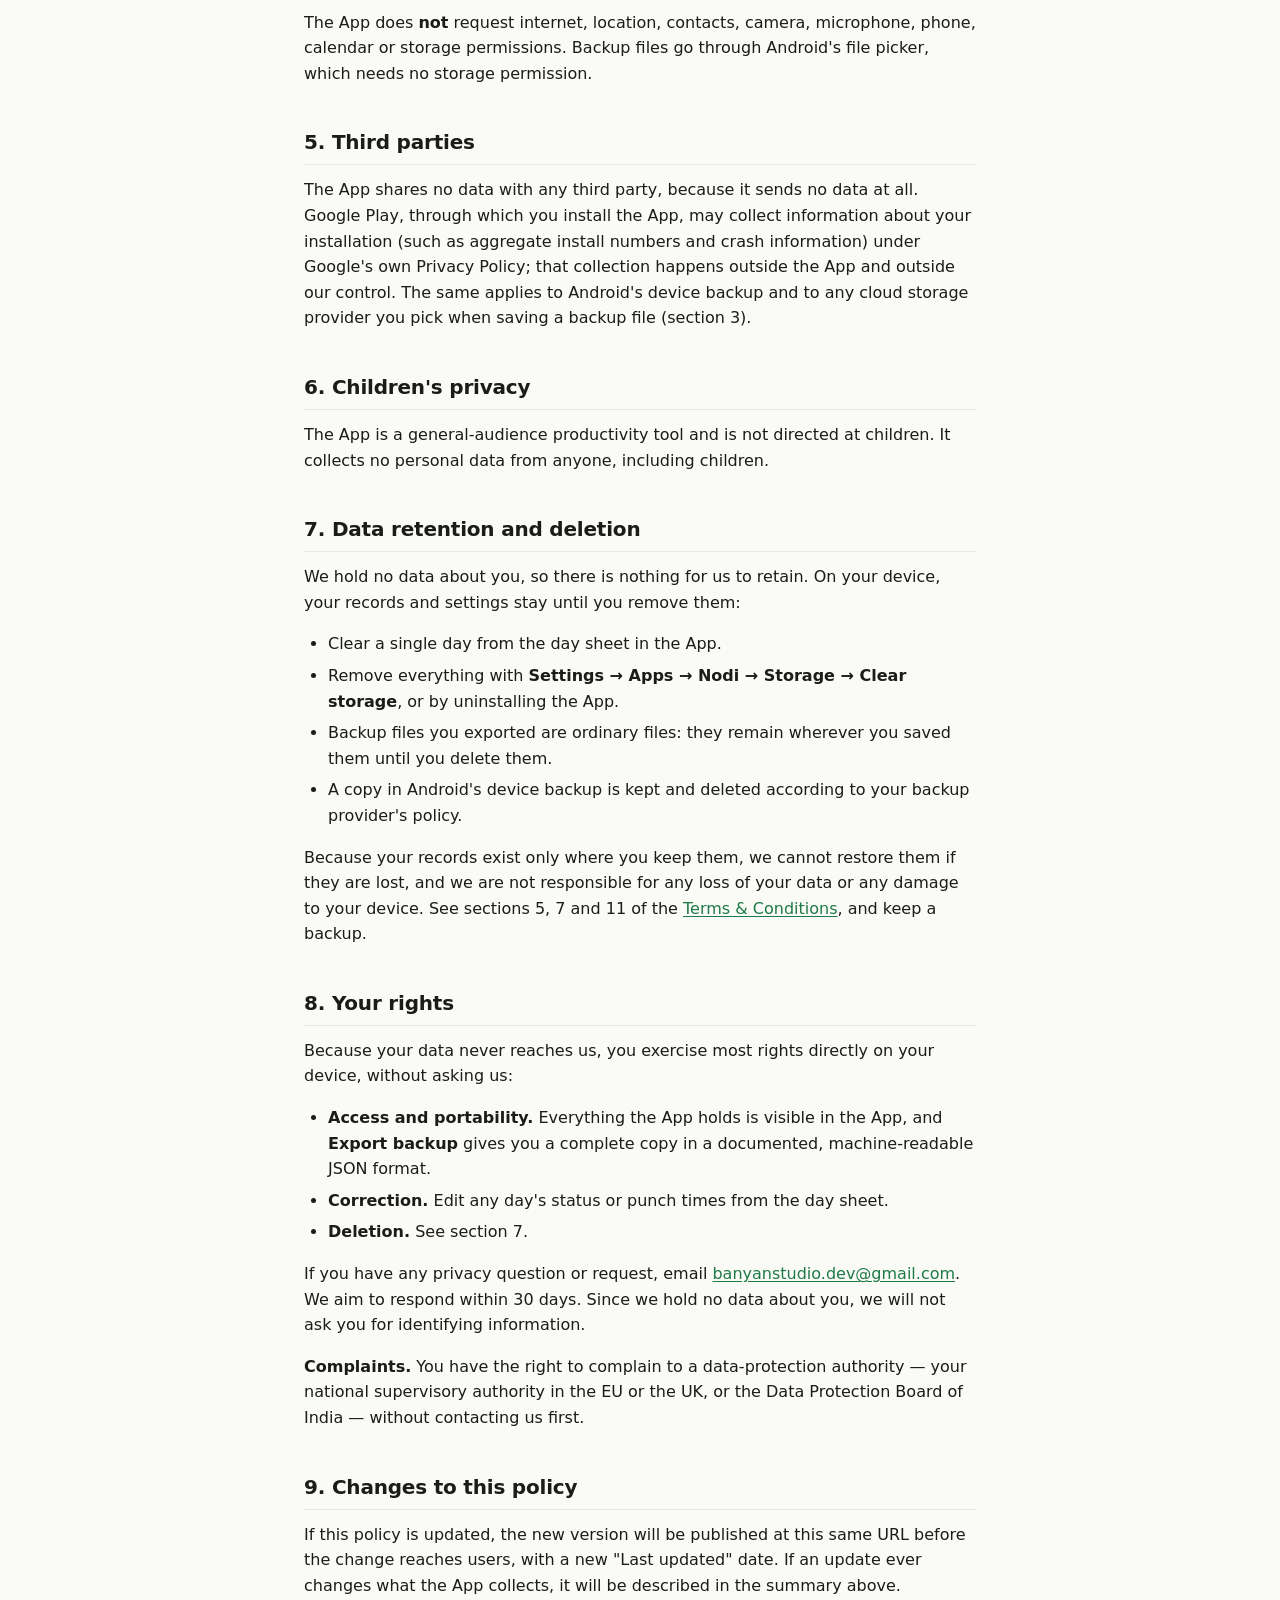
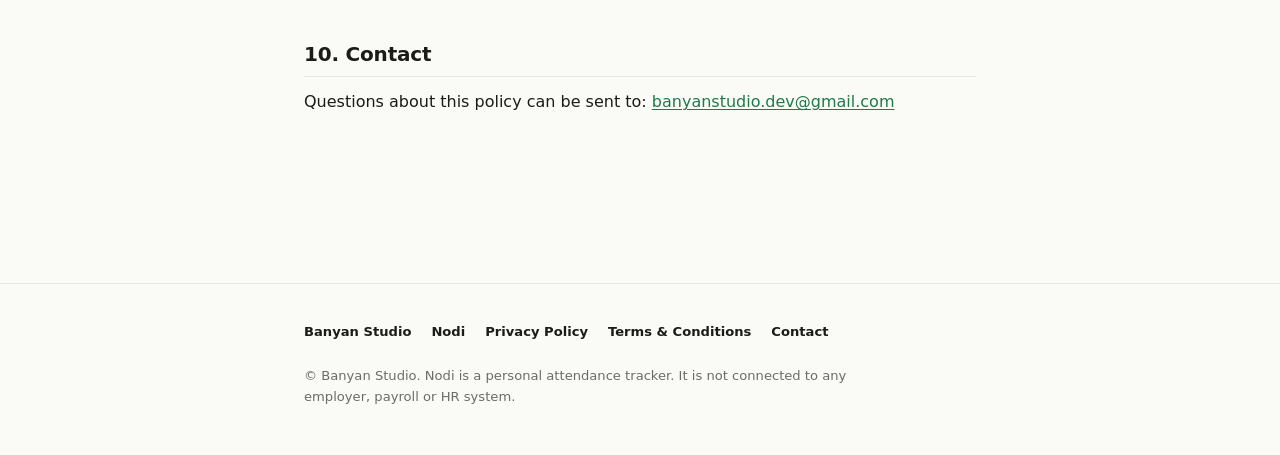
<file: nodi/privacy.html>
<!DOCTYPE html>
<html lang="en">
<head>
    <meta charset="UTF-8">
    <meta name="viewport" content="width=device-width, initial-scale=1.0">
    <meta name="description" content="Privacy Policy for the Nodi attendance tracker for Android, published by Banyan Studio. Nodi has no internet access: your attendance records stay on your device.">
    <title>Privacy Policy — Nodi</title>
    <link rel="icon" type="image/svg+xml" href="icon.svg">
    <link rel="canonical" href="https://banyanstudio.github.io/nodi/privacy.html">

    <!-- Machine-readable mirror of this document, served as text/markdown.
         Also listed in /llms.txt. -->
    <link rel="alternate" type="text/markdown" href="privacy.md" title="Markdown version">

    <meta property="og:title" content="Privacy Policy — Nodi">
    <meta property="og:description" content="Nodi has no internet access. Your attendance records stay on your device.">
    <meta property="og:type" content="article">
    <meta property="og:site_name" content="Banyan Studio">
    <meta property="og:url" content="https://banyanstudio.github.io/nodi/privacy.html">
    <meta name="twitter:card" content="summary">

    <link rel="stylesheet" href="site.css">

    <script type="application/ld+json">
    {
      "@context": "https://schema.org",
      "@type": "WebPage",
      "name": "Privacy Policy — Nodi",
      "url": "https://banyanstudio.github.io/nodi/privacy.html",
      "dateModified": "2026-10-03",
      "inLanguage": "en",
      "about": { "@type": "SoftwareApplication", "name": "Nodi" },
      "publisher": {
        "@type": "Organization",
        "name": "Banyan Studio",
        "url": "https://banyanstudio.github.io/",
        "email": "banyanstudio.dev@gmail.com"
      }
    }
    </script>
</head>
<body>
    <header class="site">
        <div class="wrap">
            <a class="studio" href="../">Banyan Studio</a>
            <nav>
                <a href="./">Nodi</a>
                <a href="privacy.html" aria-current="page">Privacy</a>
                <a href="terms.html">Terms</a>
                <a class="nav-cta" href="https://play.google.com/store/apps/details?id=io.github.banyanstudio.nodi">Get the app</a>
            </nav>
        </div>
    </header>

    <main class="wrap doc">
        <h1>Privacy Policy</h1>

        <div class="meta">
            <p><strong>App:</strong> Nodi (attendance tracker)</p>
            <p><strong>Publisher:</strong> Banyan Studio</p>
            <p><strong>Contact:</strong> <a href="mailto:banyanstudio.dev@gmail.com">banyanstudio.dev@gmail.com</a></p>
            <p><strong>Last updated:</strong> 2026-10-03</p>
        </div>

        <p>This Privacy Policy describes how the Nodi Android application ("the App", "we", "us") handles information when you use it. Please read it together with our <a href="terms.html">Terms &amp; Conditions</a>.</p>

        <p>The App does not collect, sell or share your personal data. Statutory rights under the EU GDPR, UK GDPR, California CCPA/CPRA, and India's Digital Personal Data Protection Act, 2023 are preserved to the extent they apply to you.</p>

        <h2 id="summary">Summary</h2>
        <ul>
            <li><strong>Nodi has no internet access.</strong> The App does not request Android's internet permission, so it cannot send anything from your device to us or to anyone else.</li>
            <li><strong>Your attendance records stay on your device.</strong> We never receive them, and we hold no copy on any server.</li>
            <li>The App has <strong>no account, no sign-up, no ads, no analytics and no crash reporting</strong>.</li>
            <li>The only copies of your data that can leave the App are the ones <strong>you</strong> make: a backup file you choose to export, and Android's own device backup if you have it turned on (see <a href="#copies">section 3</a>).</li>
        </ul>
        <p>If any of the above ever changes, this policy will be updated <strong>before</strong> the change ships to the Play Store, and the "Last updated" date above will be revised.</p>

        <h2 id="not-collected">1. Information the App does not collect</h2>
        <p>The App does <strong>not</strong> collect, request or transmit:</p>
        <ul>
            <li>Personal identifiers such as your name, email address or phone number</li>
            <li>Account credentials — there is no account</li>
            <li>Location — the App requests no location permission, and a check-in records a time, not a place</li>
            <li>Contacts, photos, files, camera or microphone input</li>
            <li>Usage statistics, analytics events, advertising identifiers or crash reports</li>
        </ul>
        <p>The App contains no advertising, analytics, crash-reporting or tracking SDKs.</p>

        <h2 id="on-device">2. Information the App stores on your device</h2>
        <p>To work as an attendance tracker, the App keeps the following in its own private storage on your device. Other apps cannot read it.</p>
        <ul>
            <li><strong>Attendance records.</strong> For each day you record: the date, the day's status (Present, Half day, Absent or Holiday), and your check-in and check-out times, if any. These are kept in a local database.</li>
            <li><strong>Your settings.</strong> Week start day, workday length, 12- or 24-hour time, whether seconds are shown, reminder on/off and lead time, theme, how times are entered, and whether you have finished first-run setup.</li>
        </ul>
        <p>Check-in and check-out times come from your device's own clock. Nothing is looked up online.</p>
        <p>Some of this information is also <strong>shown</strong> outside the App, by Android, on your own device:</p>
        <ul>
            <li>The <strong>home-screen widget</strong>, if you add one, shows today's status and punch times on your home screen.</li>
            <li>The <strong>checkout reminder</strong> is an ordinary Android notification ("Time to check out"). Whether it appears on your lock screen is controlled by your device's notification settings.</li>
        </ul>

        <h2 id="copies">3. Copies of your data you can choose to make</h2>
        <h3>Backup files you export</h3>
        <p>Settings → Backup → <strong>Export backup</strong> writes your attendance records to a JSON file at a location <strong>you</strong> pick in Android's file picker. The file contains your attendance records only — dates, statuses and punch times — and none of your settings. It is plain, unencrypted text, so anyone who has the file can read it. If you save it to a cloud storage provider through the picker (for example Google Drive), that provider's terms and privacy policy apply to the copy stored there. The App keeps no record of where you saved it.</p>
        <p><strong>Import backup</strong> reads a file you pick in the same way. The App checks the whole file before anything changes, asks you to confirm, then merges the file's days into your records: on a day present in both, the file's version wins; days only in the App are kept.</p>

        <h3>Android's device backup</h3>
        <p>The App allows Android's built-in backup. If you have turned on backup for your device (for example, Google One / "Backup by Google" in your device settings), Android may include the App's attendance database and settings in that backup, and restore them when you set up a new device or reinstall the App. The same data moves when you transfer apps directly from one device to another. This backup is run by Android and your backup provider, under your account and their privacy policy — <strong>we cannot access it</strong>. You can turn it off in your device's backup settings.</p>

        <h2 id="permissions">4. Permissions used</h2>
        <div class="table-wrap">
            <table>
                <thead>
                    <tr><th>Permission</th><th>Why it's used</th></tr>
                </thead>
                <tbody>
                    <tr><td>Notifications (<code>POST_NOTIFICATIONS</code>)</td><td>To show the checkout reminder. Requested during first-run setup or when you turn reminders on; you can refuse it and the rest of the App works normally.</td></tr>
                    <tr><td>Alarms &amp; reminders (<code>SCHEDULE_EXACT_ALARM</code>)</td><td>To fire the checkout reminder at the right minute. If you don't allow it, Android may deliver the reminder a little late.</td></tr>
                    <tr><td>Run at startup (<code>RECEIVE_BOOT_COMPLETED</code>)</td><td>To set today's checkout reminder again after your phone restarts, since Android clears alarms on reboot.</td></tr>
                    <tr><td>Background work (<code>WAKE_LOCK</code>, <code>FOREGROUND_SERVICE</code>, <code>ACCESS_NETWORK_STATE</code>)</td><td>Added automatically by Android's WorkManager library, which the home-screen widget uses to redraw itself. <code>ACCESS_NETWORK_STATE</code> only lets the library check whether a connection exists; with no internet permission, the App still cannot send or receive anything.</td></tr>
                </tbody>
            </table>
        </div>
        <p>The App does <strong>not</strong> request internet, location, contacts, camera, microphone, phone, calendar or storage permissions. Backup files go through Android's file picker, which needs no storage permission.</p>

        <h2 id="third-parties">5. Third parties</h2>
        <p>The App shares no data with any third party, because it sends no data at all. Google Play, through which you install the App, may collect information about your installation (such as aggregate install numbers and crash information) under Google's own Privacy Policy; that collection happens outside the App and outside our control. The same applies to Android's device backup and to any cloud storage provider you pick when saving a backup file (section 3).</p>

        <h2 id="children">6. Children's privacy</h2>
        <p>The App is a general-audience productivity tool and is not directed at children. It collects no personal data from anyone, including children.</p>

        <h2 id="retention">7. Data retention and deletion</h2>
        <p>We hold no data about you, so there is nothing for us to retain. On your device, your records and settings stay until you remove them:</p>
        <ul>
            <li>Clear a single day from the day sheet in the App.</li>
            <li>Remove everything with <strong>Settings → Apps → Nodi → Storage → Clear storage</strong>, or by uninstalling the App.</li>
            <li>Backup files you exported are ordinary files: they remain wherever you saved them until you delete them.</li>
            <li>A copy in Android's device backup is kept and deleted according to your backup provider's policy.</li>
        </ul>
        <p>Because your records exist only where you keep them, we cannot restore them if they are lost, and we are not responsible for any loss of your data or any damage to your device. See sections 5, 7 and 11 of the <a href="terms.html">Terms &amp; Conditions</a>, and keep a backup.</p>

        <h2 id="your-rights">8. Your rights</h2>
        <p>Because your data never reaches us, you exercise most rights directly on your device, without asking us:</p>
        <ul>
            <li><strong>Access and portability.</strong> Everything the App holds is visible in the App, and <strong>Export backup</strong> gives you a complete copy in a documented, machine-readable JSON format.</li>
            <li><strong>Correction.</strong> Edit any day's status or punch times from the day sheet.</li>
            <li><strong>Deletion.</strong> See section 7.</li>
        </ul>
        <p>If you have any privacy question or request, email <a href="mailto:banyanstudio.dev@gmail.com">banyanstudio.dev@gmail.com</a>. We aim to respond within 30 days. Since we hold no data about you, we will not ask you for identifying information.</p>
        <p><strong>Complaints.</strong> You have the right to complain to a data-protection authority — your national supervisory authority in the EU or the UK, or the Data Protection Board of India — without contacting us first.</p>

        <h2 id="changes">9. Changes to this policy</h2>
        <p>If this policy is updated, the new version will be published at this same URL before the change reaches users, with a new "Last updated" date. If an update ever changes what the App collects, it will be described in the summary above.</p>

        <h2 id="contact">10. Contact</h2>
        <p>Questions about this policy can be sent to: <a href="mailto:banyanstudio.dev@gmail.com">banyanstudio.dev@gmail.com</a></p>
    </main>

    <footer class="site">
        <div class="wrap">
            <div class="links">
                <a href="../">Banyan Studio</a>
                <a href="./">Nodi</a>
                <a href="privacy.html">Privacy Policy</a>
                <a href="terms.html">Terms &amp; Conditions</a>
                <a href="mailto:banyanstudio.dev@gmail.com">Contact</a>
            </div>
            <p class="legal">&copy; Banyan Studio. Nodi is a personal attendance tracker. It is not connected to any employer, payroll or HR system.</p>
        </div>
    </footer>
</body>
</html>
</file>
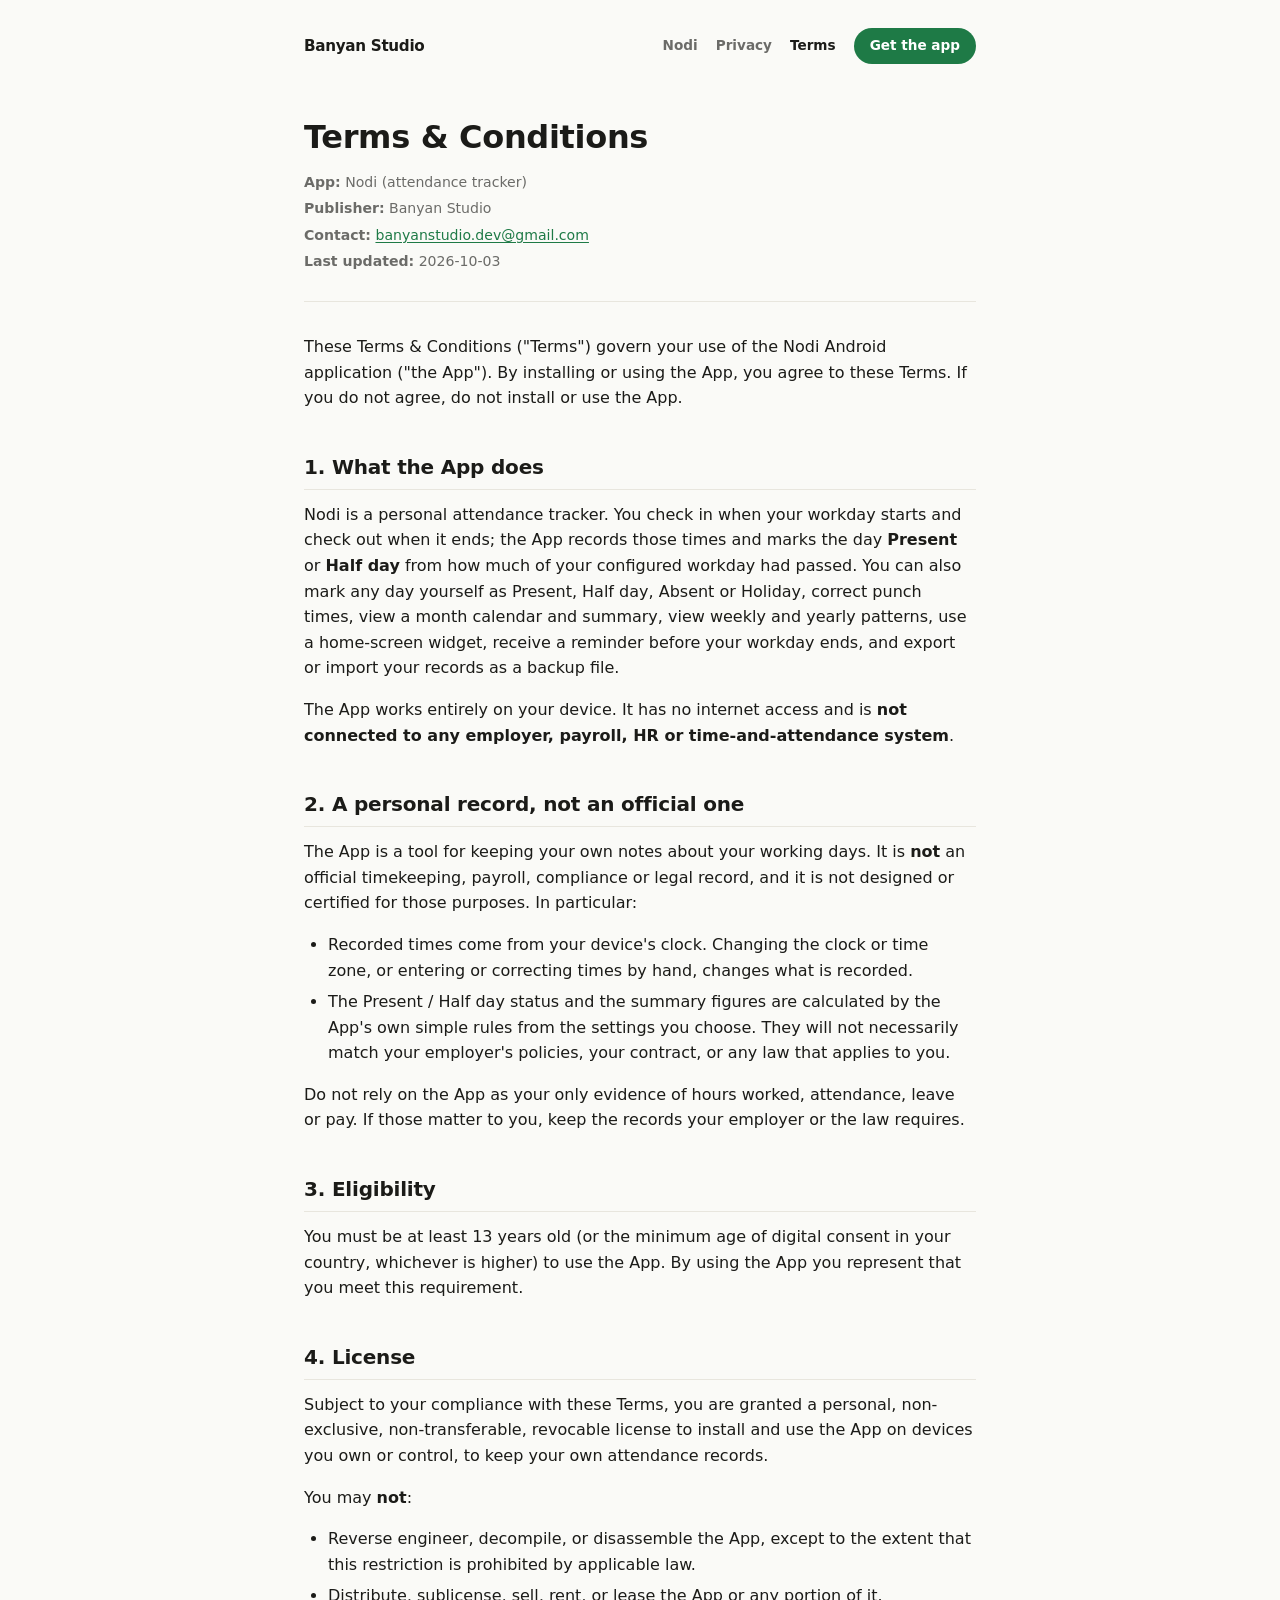
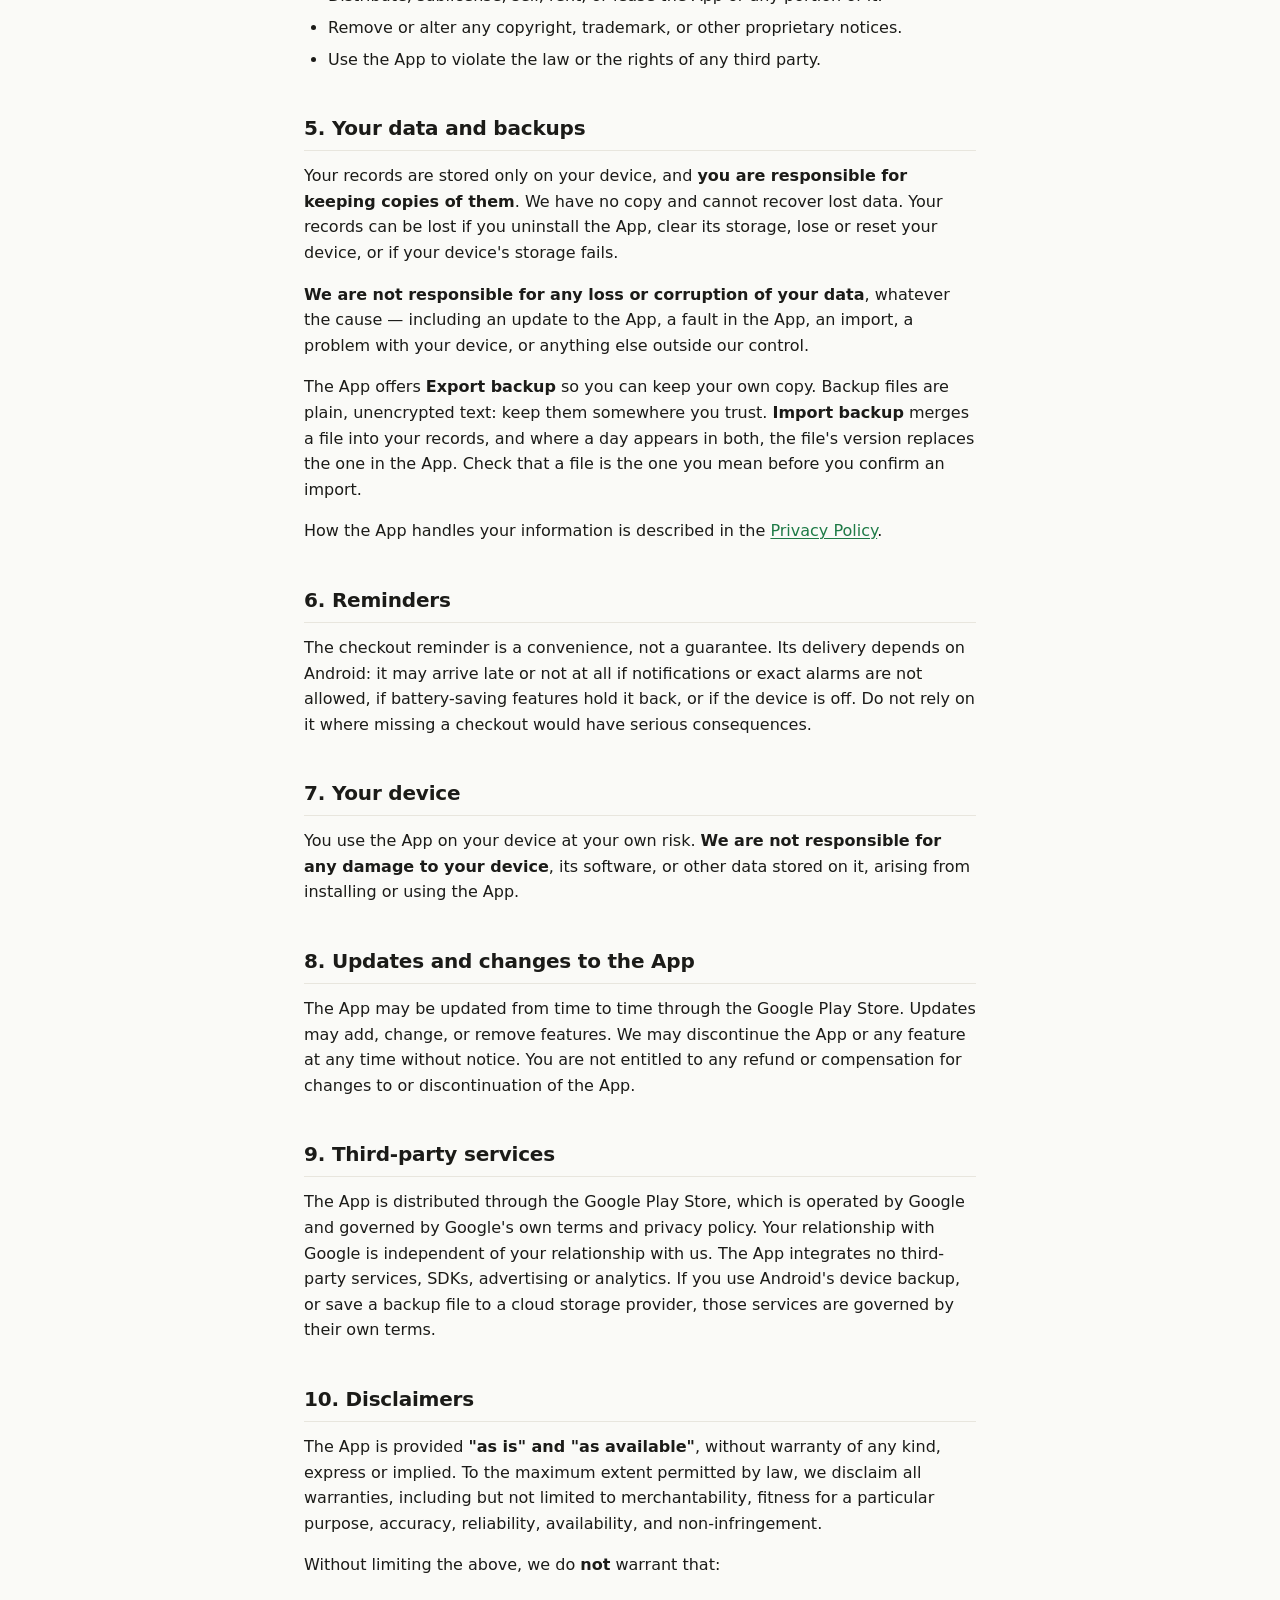
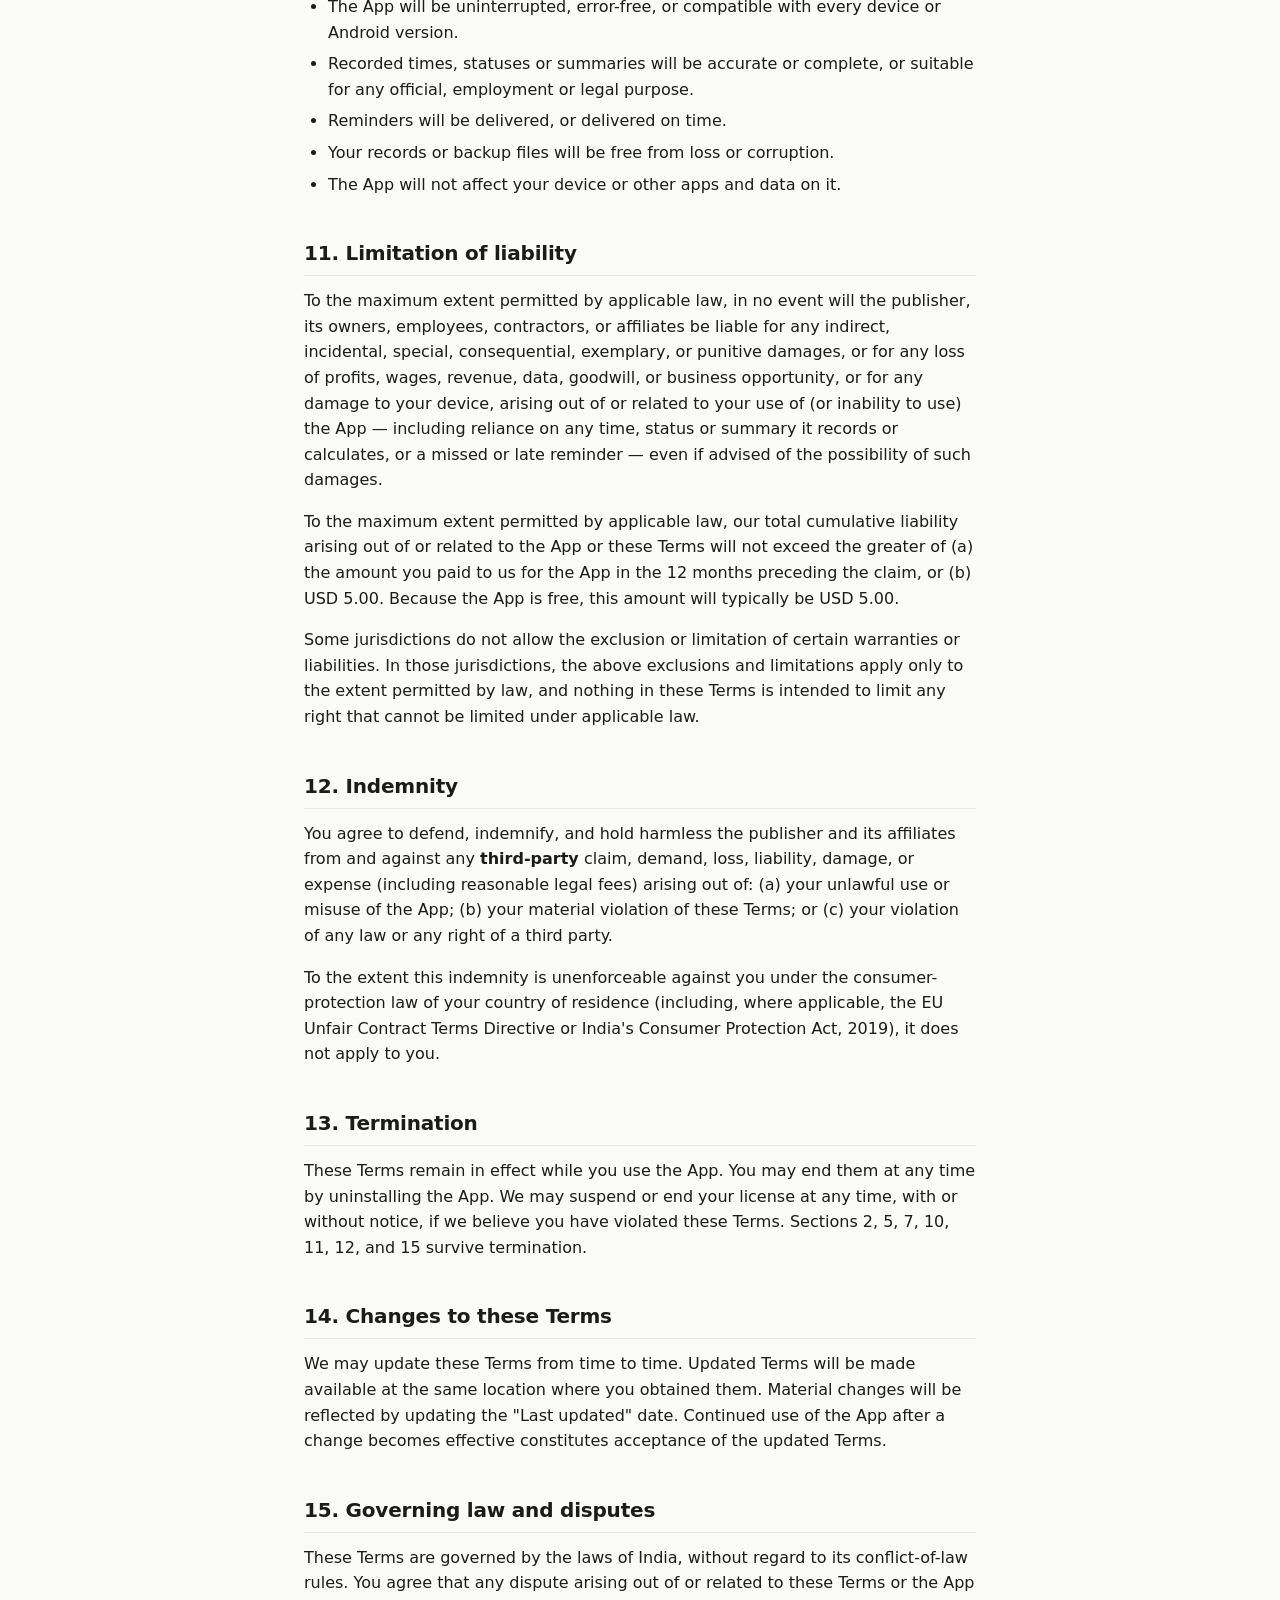
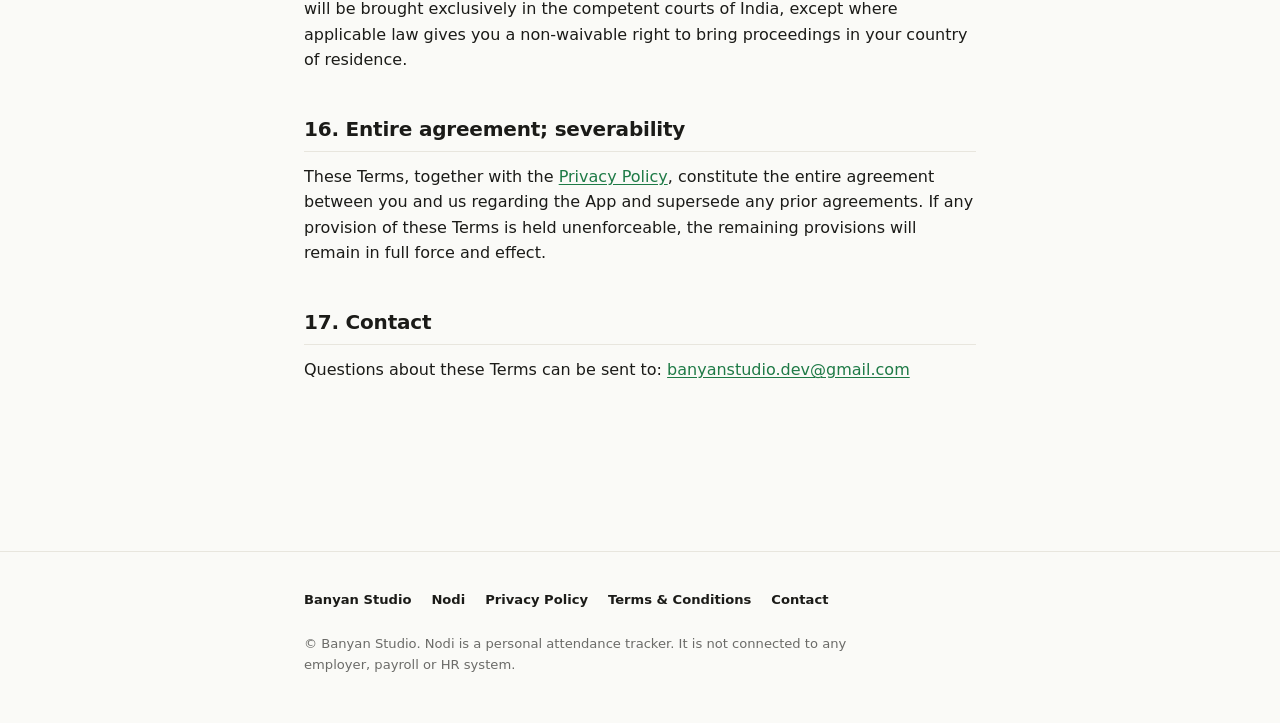
<file: nodi/terms.html>
<!DOCTYPE html>
<html lang="en">
<head>
    <meta charset="UTF-8">
    <meta name="viewport" content="width=device-width, initial-scale=1.0">
    <meta name="description" content="Terms and Conditions for the Nodi attendance tracker for Android, published by Banyan Studio.">
    <title>Terms &amp; Conditions — Nodi</title>
    <link rel="icon" type="image/svg+xml" href="icon.svg">
    <link rel="canonical" href="https://banyanstudio.github.io/nodi/terms.html">

    <!-- Machine-readable mirror of this document, served as text/markdown.
         Also listed in /llms.txt. -->
    <link rel="alternate" type="text/markdown" href="terms.md" title="Markdown version">

    <meta property="og:title" content="Terms &amp; Conditions — Nodi">
    <meta property="og:description" content="Terms governing your use of the Nodi attendance tracker for Android, published by Banyan Studio.">
    <meta property="og:type" content="article">
    <meta property="og:site_name" content="Banyan Studio">
    <meta property="og:url" content="https://banyanstudio.github.io/nodi/terms.html">
    <meta name="twitter:card" content="summary">

    <link rel="stylesheet" href="site.css">

    <script type="application/ld+json">
    {
      "@context": "https://schema.org",
      "@type": "WebPage",
      "name": "Terms & Conditions — Nodi",
      "url": "https://banyanstudio.github.io/nodi/terms.html",
      "dateModified": "2026-10-03",
      "inLanguage": "en",
      "about": { "@type": "SoftwareApplication", "name": "Nodi" },
      "publisher": {
        "@type": "Organization",
        "name": "Banyan Studio",
        "url": "https://banyanstudio.github.io/",
        "email": "banyanstudio.dev@gmail.com"
      }
    }
    </script>
</head>
<body>
    <header class="site">
        <div class="wrap">
            <a class="studio" href="../">Banyan Studio</a>
            <nav>
                <a href="./">Nodi</a>
                <a href="privacy.html">Privacy</a>
                <a href="terms.html" aria-current="page">Terms</a>
                <a class="nav-cta" href="https://play.google.com/store/apps/details?id=io.github.banyanstudio.nodi">Get the app</a>
            </nav>
        </div>
    </header>

    <main class="wrap doc">
        <h1>Terms &amp; Conditions</h1>

        <div class="meta">
            <p><strong>App:</strong> Nodi (attendance tracker)</p>
            <p><strong>Publisher:</strong> Banyan Studio</p>
            <p><strong>Contact:</strong> <a href="mailto:banyanstudio.dev@gmail.com">banyanstudio.dev@gmail.com</a></p>
            <p><strong>Last updated:</strong> 2026-10-03</p>
        </div>

        <p>These Terms &amp; Conditions ("Terms") govern your use of the Nodi Android application ("the App"). By installing or using the App, you agree to these Terms. If you do not agree, do not install or use the App.</p>

        <h2 id="what-it-does">1. What the App does</h2>
        <p>Nodi is a personal attendance tracker. You check in when your workday starts and check out when it ends; the App records those times and marks the day <strong>Present</strong> or <strong>Half day</strong> from how much of your configured workday had passed. You can also mark any day yourself as Present, Half day, Absent or Holiday, correct punch times, view a month calendar and summary, view weekly and yearly patterns, use a home-screen widget, receive a reminder before your workday ends, and export or import your records as a backup file.</p>
        <p>The App works entirely on your device. It has no internet access and is <strong>not connected to any employer, payroll, HR or time-and-attendance system</strong>.</p>

        <h2 id="not-official">2. A personal record, not an official one</h2>
        <p>The App is a tool for keeping your own notes about your working days. It is <strong>not</strong> an official timekeeping, payroll, compliance or legal record, and it is not designed or certified for those purposes. In particular:</p>
        <ul>
            <li>Recorded times come from your device's clock. Changing the clock or time zone, or entering or correcting times by hand, changes what is recorded.</li>
            <li>The Present / Half day status and the summary figures are calculated by the App's own simple rules from the settings you choose. They will not necessarily match your employer's policies, your contract, or any law that applies to you.</li>
        </ul>
        <p>Do not rely on the App as your only evidence of hours worked, attendance, leave or pay. If those matter to you, keep the records your employer or the law requires.</p>

        <h2 id="eligibility">3. Eligibility</h2>
        <p>You must be at least 13 years old (or the minimum age of digital consent in your country, whichever is higher) to use the App. By using the App you represent that you meet this requirement.</p>

        <h2 id="license">4. License</h2>
        <p>Subject to your compliance with these Terms, you are granted a personal, non-exclusive, non-transferable, revocable license to install and use the App on devices you own or control, to keep your own attendance records.</p>
        <p>You may <strong>not</strong>:</p>
        <ul>
            <li>Reverse engineer, decompile, or disassemble the App, except to the extent that this restriction is prohibited by applicable law.</li>
            <li>Distribute, sublicense, sell, rent, or lease the App or any portion of it.</li>
            <li>Remove or alter any copyright, trademark, or other proprietary notices.</li>
            <li>Use the App to violate the law or the rights of any third party.</li>
        </ul>

        <h2 id="your-data">5. Your data and backups</h2>
        <p>Your records are stored only on your device, and <strong>you are responsible for keeping copies of them</strong>. We have no copy and cannot recover lost data. Your records can be lost if you uninstall the App, clear its storage, lose or reset your device, or if your device's storage fails.</p>
        <p><strong>We are not responsible for any loss or corruption of your data</strong>, whatever the cause — including an update to the App, a fault in the App, an import, a problem with your device, or anything else outside our control.</p>
        <p>The App offers <strong>Export backup</strong> so you can keep your own copy. Backup files are plain, unencrypted text: keep them somewhere you trust. <strong>Import backup</strong> merges a file into your records, and where a day appears in both, the file's version replaces the one in the App. Check that a file is the one you mean before you confirm an import.</p>
        <p>How the App handles your information is described in the <a href="privacy.html">Privacy Policy</a>.</p>

        <h2 id="reminders">6. Reminders</h2>
        <p>The checkout reminder is a convenience, not a guarantee. Its delivery depends on Android: it may arrive late or not at all if notifications or exact alarms are not allowed, if battery-saving features hold it back, or if the device is off. Do not rely on it where missing a checkout would have serious consequences.</p>

        <h2 id="device">7. Your device</h2>
        <p>You use the App on your device at your own risk. <strong>We are not responsible for any damage to your device</strong>, its software, or other data stored on it, arising from installing or using the App.</p>

        <h2 id="updates">8. Updates and changes to the App</h2>
        <p>The App may be updated from time to time through the Google Play Store. Updates may add, change, or remove features. We may discontinue the App or any feature at any time without notice. You are not entitled to any refund or compensation for changes to or discontinuation of the App.</p>

        <h2 id="third-parties">9. Third-party services</h2>
        <p>The App is distributed through the Google Play Store, which is operated by Google and governed by Google's own terms and privacy policy. Your relationship with Google is independent of your relationship with us. The App integrates no third-party services, SDKs, advertising or analytics. If you use Android's device backup, or save a backup file to a cloud storage provider, those services are governed by their own terms.</p>

        <h2 id="disclaimers">10. Disclaimers</h2>
        <p>The App is provided <strong>"as is" and "as available"</strong>, without warranty of any kind, express or implied. To the maximum extent permitted by law, we disclaim all warranties, including but not limited to merchantability, fitness for a particular purpose, accuracy, reliability, availability, and non-infringement.</p>
        <p>Without limiting the above, we do <strong>not</strong> warrant that:</p>
        <ul>
            <li>The App will be uninterrupted, error-free, or compatible with every device or Android version.</li>
            <li>Recorded times, statuses or summaries will be accurate or complete, or suitable for any official, employment or legal purpose.</li>
            <li>Reminders will be delivered, or delivered on time.</li>
            <li>Your records or backup files will be free from loss or corruption.</li>
            <li>The App will not affect your device or other apps and data on it.</li>
        </ul>

        <h2 id="liability">11. Limitation of liability</h2>
        <p>To the maximum extent permitted by applicable law, in no event will the publisher, its owners, employees, contractors, or affiliates be liable for any indirect, incidental, special, consequential, exemplary, or punitive damages, or for any loss of profits, wages, revenue, data, goodwill, or business opportunity, or for any damage to your device, arising out of or related to your use of (or inability to use) the App — including reliance on any time, status or summary it records or calculates, or a missed or late reminder — even if advised of the possibility of such damages.</p>
        <p>To the maximum extent permitted by applicable law, our total cumulative liability arising out of or related to the App or these Terms will not exceed the greater of (a) the amount you paid to us for the App in the 12 months preceding the claim, or (b) USD 5.00. Because the App is free, this amount will typically be USD 5.00.</p>
        <p>Some jurisdictions do not allow the exclusion or limitation of certain warranties or liabilities. In those jurisdictions, the above exclusions and limitations apply only to the extent permitted by law, and nothing in these Terms is intended to limit any right that cannot be limited under applicable law.</p>

        <h2 id="indemnity">12. Indemnity</h2>
        <p>You agree to defend, indemnify, and hold harmless the publisher and its affiliates from and against any <strong>third-party</strong> claim, demand, loss, liability, damage, or expense (including reasonable legal fees) arising out of: (a) your unlawful use or misuse of the App; (b) your material violation of these Terms; or (c) your violation of any law or any right of a third party.</p>
        <p>To the extent this indemnity is unenforceable against you under the consumer-protection law of your country of residence (including, where applicable, the EU Unfair Contract Terms Directive or India's Consumer Protection Act, 2019), it does not apply to you.</p>

        <h2 id="termination">13. Termination</h2>
        <p>These Terms remain in effect while you use the App. You may end them at any time by uninstalling the App. We may suspend or end your license at any time, with or without notice, if we believe you have violated these Terms. Sections 2, 5, 7, 10, 11, 12, and 15 survive termination.</p>

        <h2 id="changes">14. Changes to these Terms</h2>
        <p>We may update these Terms from time to time. Updated Terms will be made available at the same location where you obtained them. Material changes will be reflected by updating the "Last updated" date. Continued use of the App after a change becomes effective constitutes acceptance of the updated Terms.</p>

        <h2 id="governing-law">15. Governing law and disputes</h2>
        <p>These Terms are governed by the laws of India, without regard to its conflict-of-law rules. You agree that any dispute arising out of or related to these Terms or the App will be brought exclusively in the competent courts of India, except where applicable law gives you a non-waivable right to bring proceedings in your country of residence.</p>

        <h2 id="entire-agreement">16. Entire agreement; severability</h2>
        <p>These Terms, together with the <a href="privacy.html">Privacy Policy</a>, constitute the entire agreement between you and us regarding the App and supersede any prior agreements. If any provision of these Terms is held unenforceable, the remaining provisions will remain in full force and effect.</p>

        <h2 id="contact">17. Contact</h2>
        <p>Questions about these Terms can be sent to: <a href="mailto:banyanstudio.dev@gmail.com">banyanstudio.dev@gmail.com</a></p>
    </main>

    <footer class="site">
        <div class="wrap">
            <div class="links">
                <a href="../">Banyan Studio</a>
                <a href="./">Nodi</a>
                <a href="privacy.html">Privacy Policy</a>
                <a href="terms.html">Terms &amp; Conditions</a>
                <a href="mailto:banyanstudio.dev@gmail.com">Contact</a>
            </div>
            <p class="legal">&copy; Banyan Studio. Nodi is a personal attendance tracker. It is not connected to any employer, payroll or HR system.</p>
        </div>
    </footer>
</body>
</html>
</file>
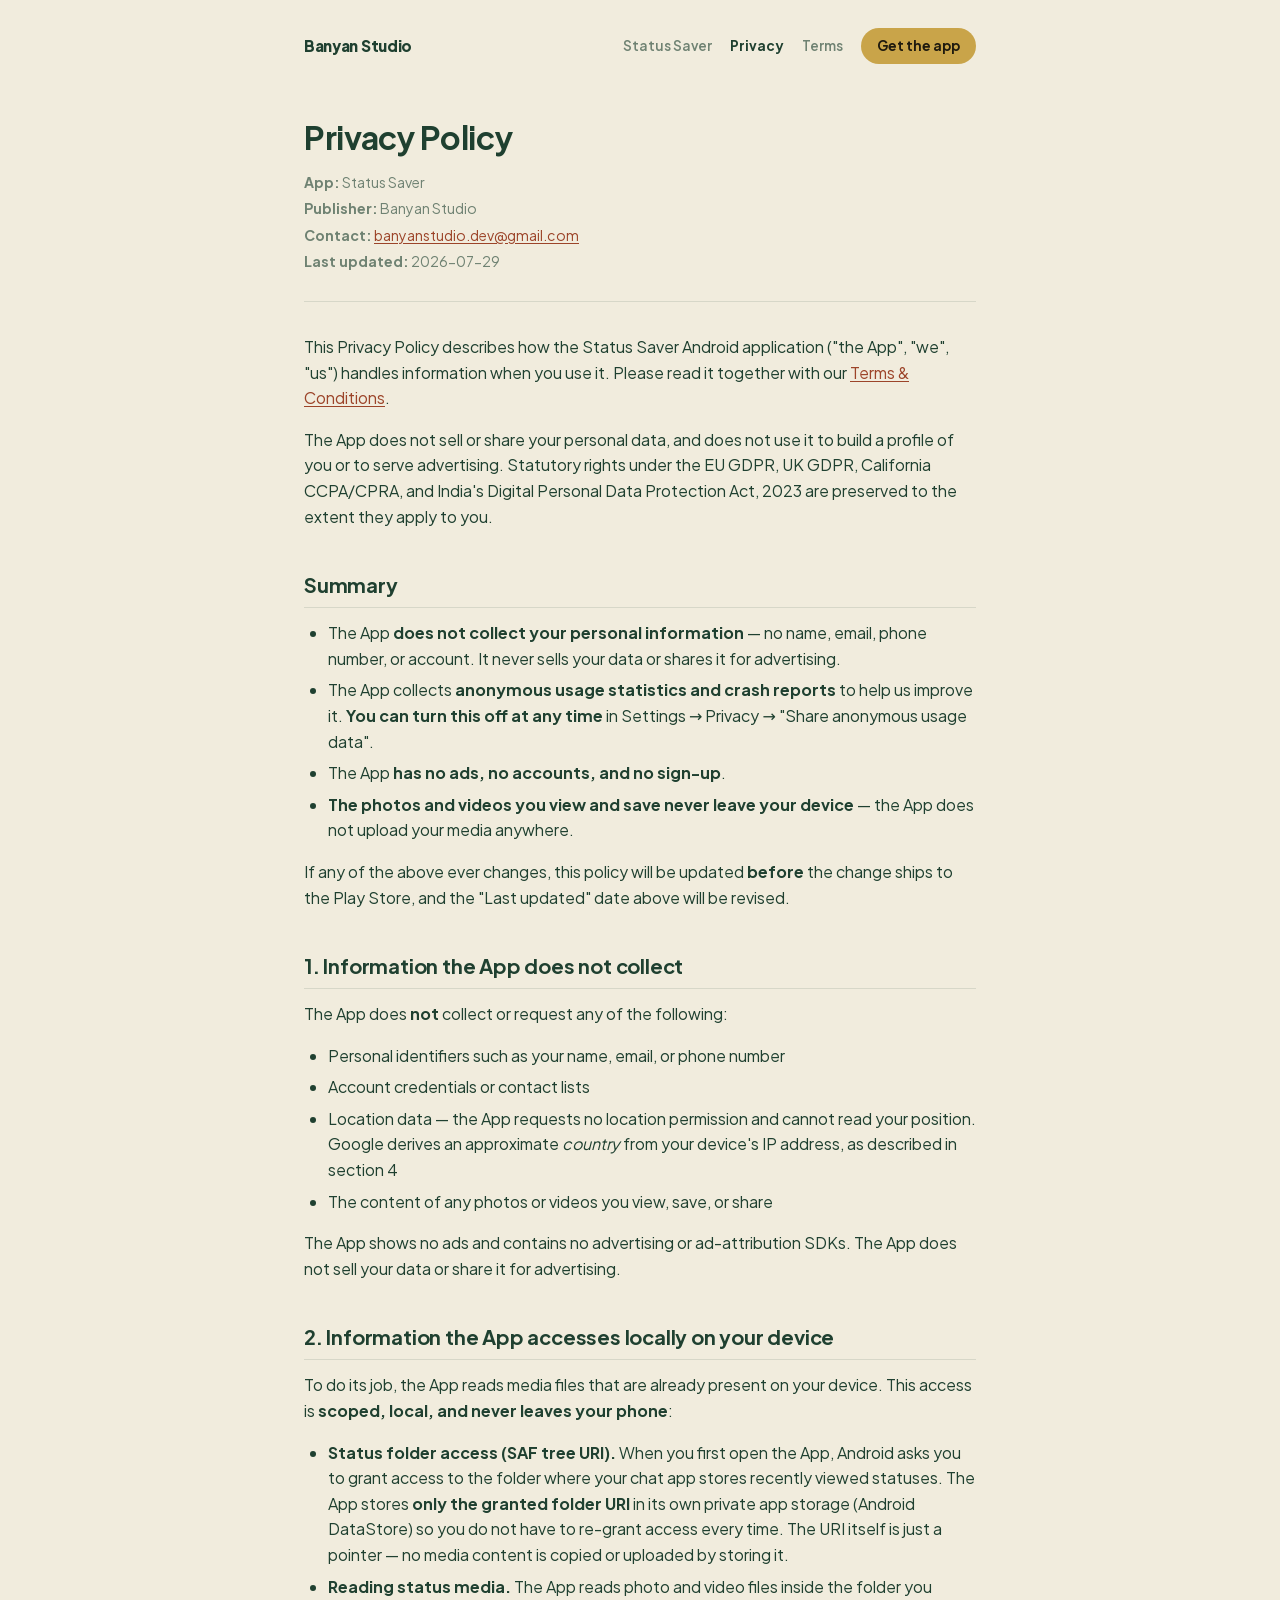
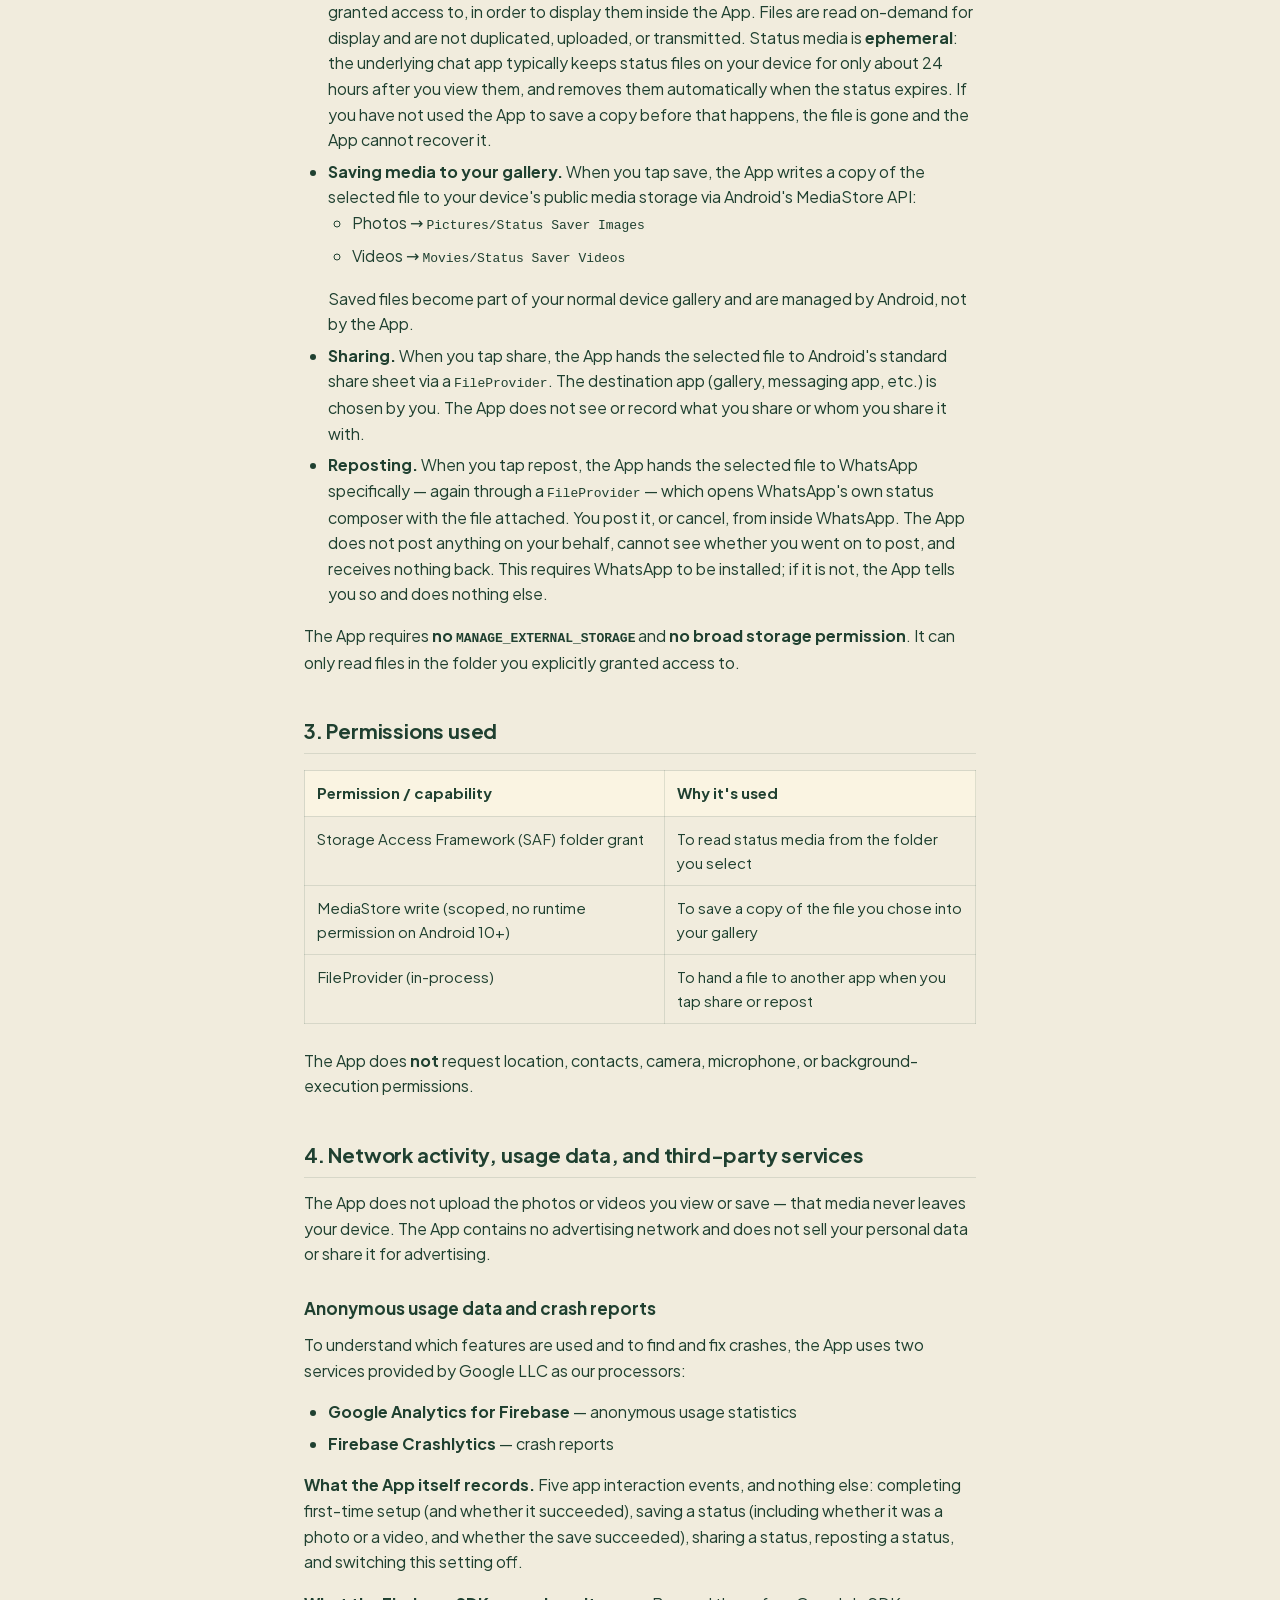
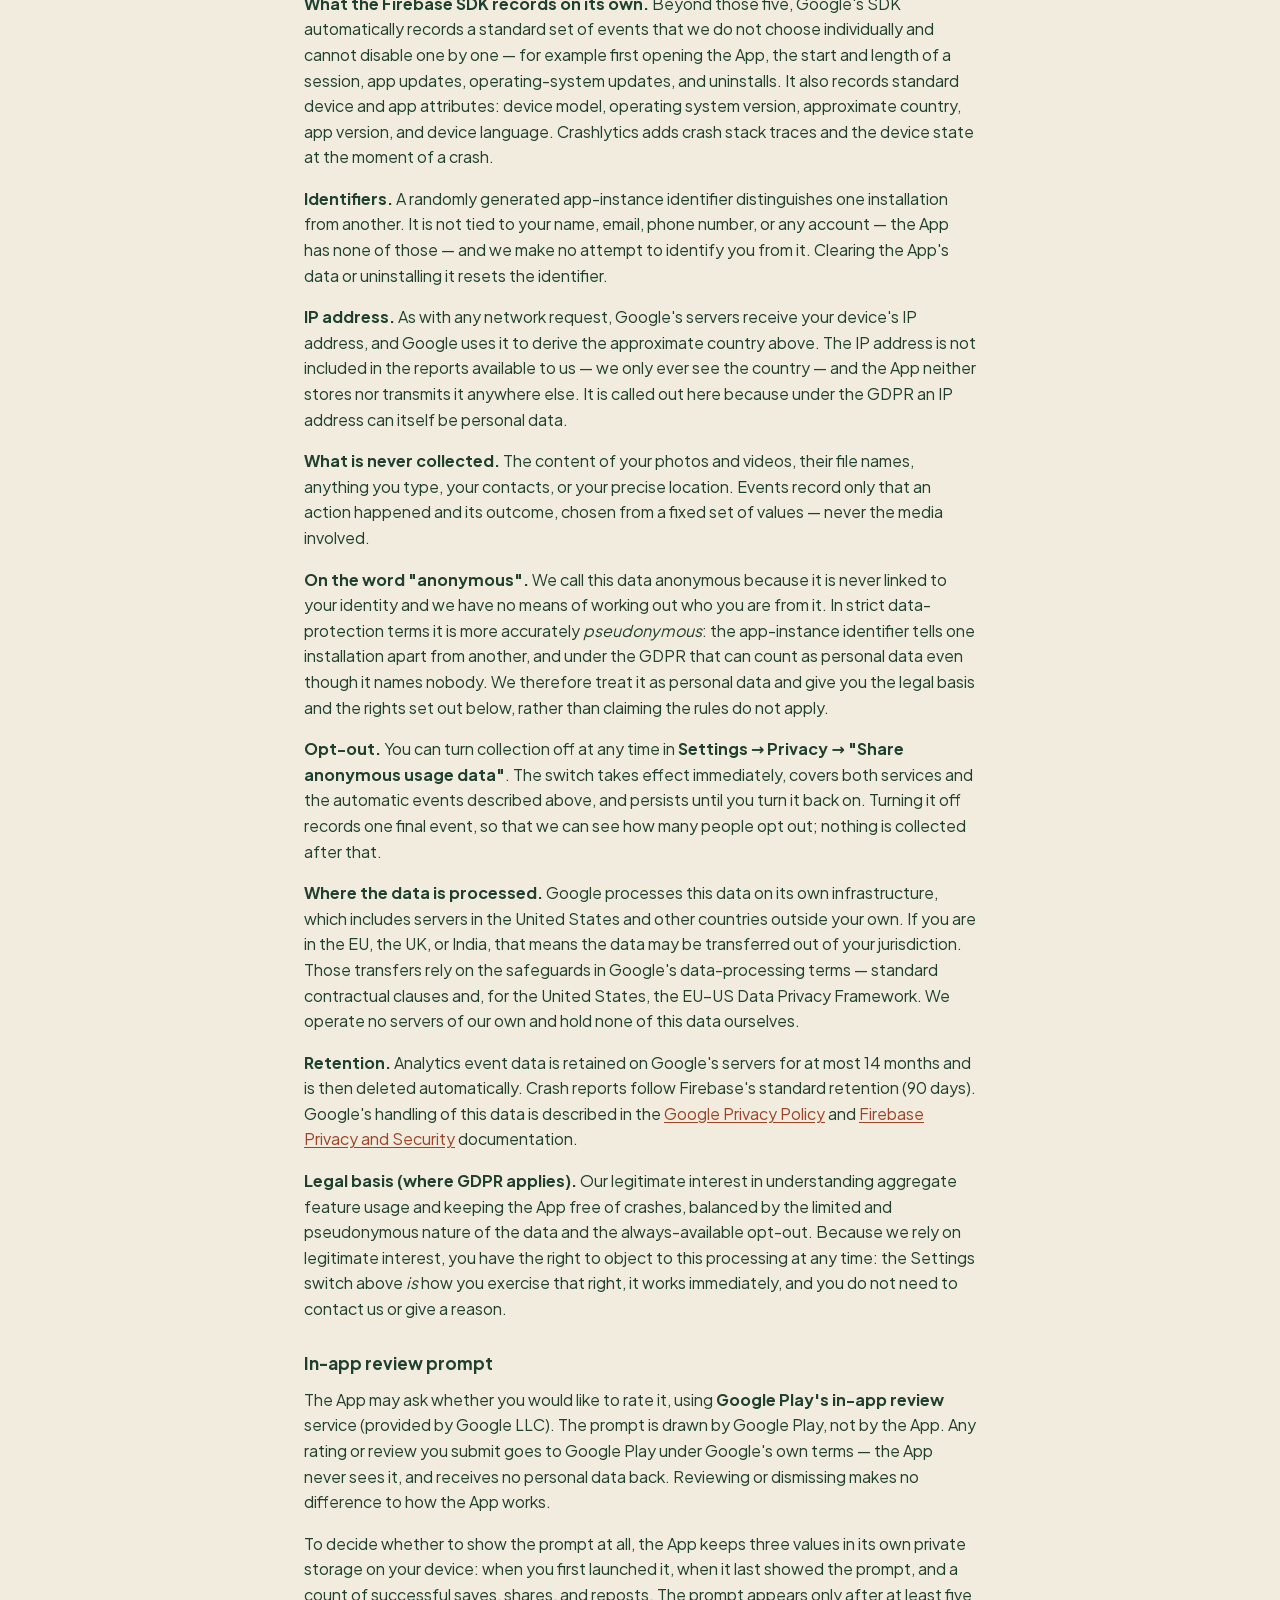
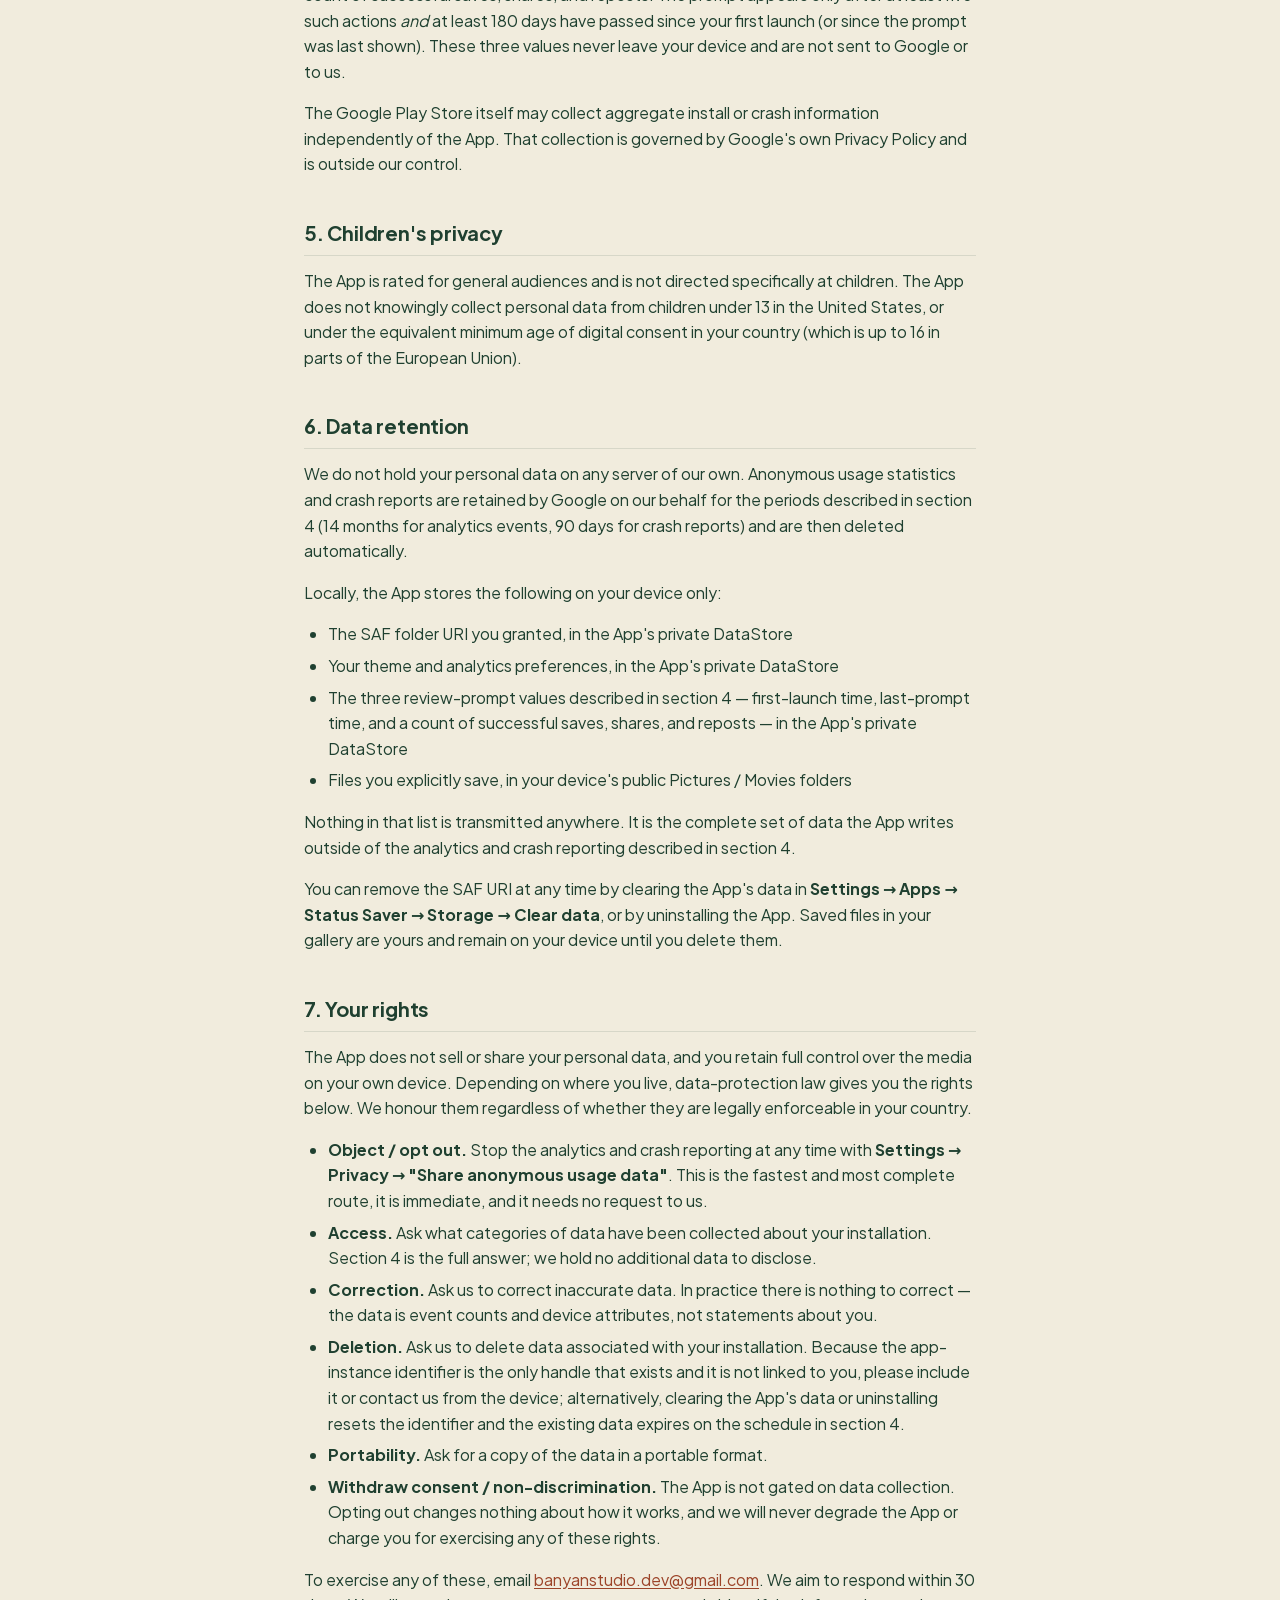
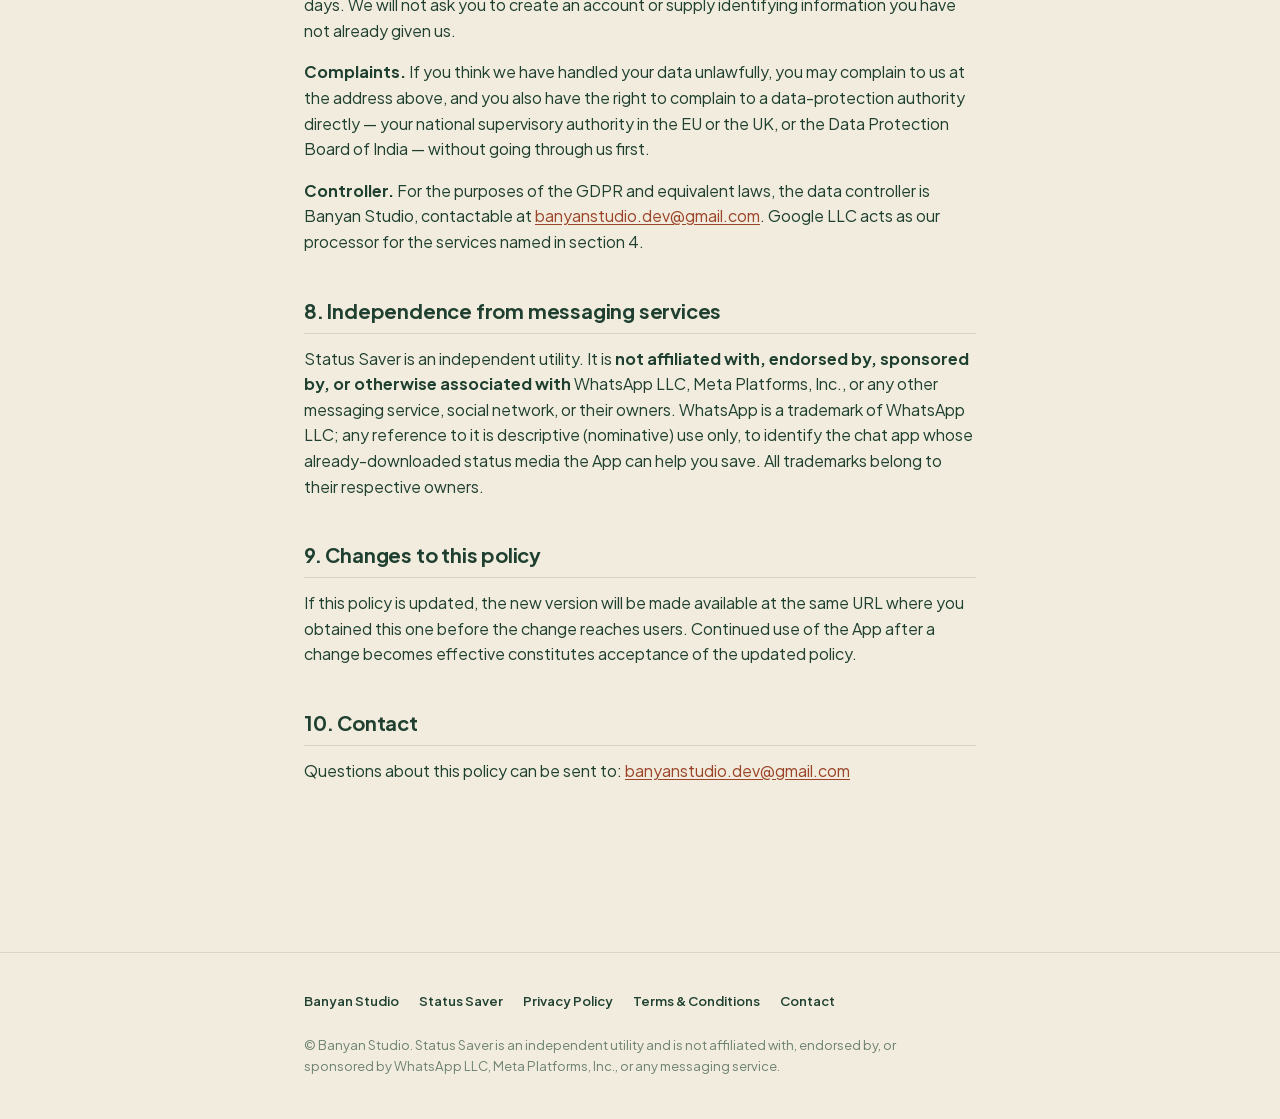
<file: statussaver/privacy.html>
<!DOCTYPE html>
<html lang="en">
<head>
    <meta charset="UTF-8">
    <meta name="viewport" content="width=device-width, initial-scale=1.0">
    <meta name="description" content="Privacy Policy for the Status Saver Android application, published by Banyan Studio.">
    <title>Privacy Policy — Status Saver</title>
    <link rel="icon" type="image/webp" href="icon.webp">
    <link rel="canonical" href="https://banyanstudio.github.io/statussaver/privacy.html">

    <!-- Machine-readable mirror of this document, served as text/markdown.
         Also listed in /llms.txt. -->
    <link rel="alternate" type="text/markdown" href="privacy.md" title="Markdown version">

    <meta property="og:title" content="Privacy Policy — Status Saver">
    <meta property="og:description" content="How the Status Saver Android app handles information: no personal data, no media leaves your device, and anonymous usage reporting you can switch off.">
    <meta property="og:type" content="article">
    <meta property="og:site_name" content="Banyan Studio">
    <meta property="og:url" content="https://banyanstudio.github.io/statussaver/privacy.html">
    <meta name="twitter:card" content="summary">

    <link rel="stylesheet" href="site.css">

    <script type="application/ld+json">
    {
      "@context": "https://schema.org",
      "@type": "WebPage",
      "name": "Privacy Policy — Status Saver",
      "url": "https://banyanstudio.github.io/statussaver/privacy.html",
      "dateModified": "2026-07-29",
      "inLanguage": "en",
      "about": { "@type": "SoftwareApplication", "name": "Status Saver" },
      "publisher": {
        "@type": "Organization",
        "name": "Banyan Studio",
        "url": "https://banyanstudio.github.io/",
        "email": "banyanstudio.dev@gmail.com"
      }
    }
    </script>
</head>
<body>
    <header class="site">
        <div class="wrap">
            <a class="studio" href="../">Banyan Studio</a>
            <nav>
                <a href="./">Status Saver</a>
                <a href="privacy.html" aria-current="page">Privacy</a>
                <a href="terms.html">Terms</a>
                <a class="nav-cta" href="https://play.google.com/store/apps/details?id=io.github.banyanstudio.statussaver">Get the app</a>
            </nav>
        </div>
    </header>

    <main class="wrap doc">
        <h1>Privacy Policy</h1>

        <div class="meta">
            <p><strong>App:</strong> Status Saver</p>
            <p><strong>Publisher:</strong> Banyan Studio</p>
            <p><strong>Contact:</strong> <a href="mailto:banyanstudio.dev@gmail.com">banyanstudio.dev@gmail.com</a></p>
            <p><strong>Last updated:</strong> 2026-07-29</p>
        </div>

        <p>This Privacy Policy describes how the Status Saver Android application ("the App", "we", "us") handles information when you use it. Please read it together with our <a href="terms.html">Terms &amp; Conditions</a>.</p>

        <p>The App does not sell or share your personal data, and does not use it to build a profile of you or to serve advertising. Statutory rights under the EU GDPR, UK GDPR, California CCPA/CPRA, and India's Digital Personal Data Protection Act, 2023 are preserved to the extent they apply to you.</p>

        <h2 id="summary">Summary</h2>
        <ul>
            <li>The App <strong>does not collect your personal information</strong> — no name, email, phone number, or account. It never sells your data or shares it for advertising.</li>
            <li>The App collects <strong>anonymous usage statistics and crash reports</strong> to help us improve it. <strong>You can turn this off at any time</strong> in Settings → Privacy → "Share anonymous usage data".</li>
            <li>The App <strong>has no ads, no accounts, and no sign-up</strong>.</li>
            <li><strong>The photos and videos you view and save never leave your device</strong> — the App does not upload your media anywhere.</li>
        </ul>
        <p>If any of the above ever changes, this policy will be updated <strong>before</strong> the change ships to the Play Store, and the "Last updated" date above will be revised.</p>

        <h2 id="not-collected">1. Information the App does not collect</h2>
        <p>The App does <strong>not</strong> collect or request any of the following:</p>
        <ul>
            <li>Personal identifiers such as your name, email, or phone number</li>
            <li>Account credentials or contact lists</li>
            <li>Location data — the App requests no location permission and cannot read your position. Google derives an approximate <em>country</em> from your device's IP address, as described in section 4</li>
            <li>The content of any photos or videos you view, save, or share</li>
        </ul>
        <p>The App shows no ads and contains no advertising or ad-attribution SDKs. The App does not sell your data or share it for advertising.</p>

        <h2 id="local-access">2. Information the App accesses locally on your device</h2>
        <p>To do its job, the App reads media files that are already present on your device. This access is <strong>scoped, local, and never leaves your phone</strong>:</p>
        <ul>
            <li><strong>Status folder access (SAF tree URI).</strong> When you first open the App, Android asks you to grant access to the folder where your chat app stores recently viewed statuses. The App stores <strong>only the granted folder URI</strong> in its own private app storage (Android DataStore) so you do not have to re-grant access every time. The URI itself is just a pointer — no media content is copied or uploaded by storing it.</li>
            <li><strong>Reading status media.</strong> The App reads photo and video files inside the folder you granted access to, in order to display them inside the App. Files are read on-demand for display and are not duplicated, uploaded, or transmitted. Status media is <strong>ephemeral</strong>: the underlying chat app typically keeps status files on your device for only about 24 hours after you view them, and removes them automatically when the status expires. If you have not used the App to save a copy before that happens, the file is gone and the App cannot recover it.</li>
            <li><strong>Saving media to your gallery.</strong> When you tap save, the App writes a copy of the selected file to your device's public media storage via Android's MediaStore API:
                <ul>
                    <li>Photos → <code>Pictures/Status Saver Images</code></li>
                    <li>Videos → <code>Movies/Status Saver Videos</code></li>
                </ul>
                Saved files become part of your normal device gallery and are managed by Android, not by the App.
            </li>
            <li><strong>Sharing.</strong> When you tap share, the App hands the selected file to Android's standard share sheet via a <code>FileProvider</code>. The destination app (gallery, messaging app, etc.) is chosen by you. The App does not see or record what you share or whom you share it with.</li>
            <li><strong>Reposting.</strong> When you tap repost, the App hands the selected file to WhatsApp specifically — again through a <code>FileProvider</code> — which opens WhatsApp's own status composer with the file attached. You post it, or cancel, from inside WhatsApp. The App does not post anything on your behalf, cannot see whether you went on to post, and receives nothing back. This requires WhatsApp to be installed; if it is not, the App tells you so and does nothing else.</li>
        </ul>
        <p>The App requires <strong>no <code>MANAGE_EXTERNAL_STORAGE</code></strong> and <strong>no broad storage permission</strong>. It can only read files in the folder you explicitly granted access to.</p>

        <h2 id="permissions">3. Permissions used</h2>
        <div class="table-wrap">
            <table>
                <thead>
                    <tr>
                        <th>Permission / capability</th>
                        <th>Why it's used</th>
                    </tr>
                </thead>
                <tbody>
                    <tr>
                        <td>Storage Access Framework (SAF) folder grant</td>
                        <td>To read status media from the folder you select</td>
                    </tr>
                    <tr>
                        <td>MediaStore write (scoped, no runtime permission on Android 10+)</td>
                        <td>To save a copy of the file you chose into your gallery</td>
                    </tr>
                    <tr>
                        <td>FileProvider (in-process)</td>
                        <td>To hand a file to another app when you tap share or repost</td>
                    </tr>
                </tbody>
            </table>
        </div>
        <p>The App does <strong>not</strong> request location, contacts, camera, microphone, or background-execution permissions.</p>

        <h2 id="data-collection">4. Network activity, usage data, and third-party services</h2>
        <p>The App does not upload the photos or videos you view or save — that media never leaves your device. The App contains no advertising network and does not sell your personal data or share it for advertising.</p>

        <h3>Anonymous usage data and crash reports</h3>
        <p>To understand which features are used and to find and fix crashes, the App uses two services provided by Google LLC as our processors:</p>
        <ul>
            <li><strong>Google Analytics for Firebase</strong> — anonymous usage statistics</li>
            <li><strong>Firebase Crashlytics</strong> — crash reports</li>
        </ul>
        <p><strong>What the App itself records.</strong> Five app interaction events, and nothing else: completing first-time setup (and whether it succeeded), saving a status (including whether it was a photo or a video, and whether the save succeeded), sharing a status, reposting a status, and switching this setting off.</p>
        <p><strong>What the Firebase SDK records on its own.</strong> Beyond those five, Google's SDK automatically records a standard set of events that we do not choose individually and cannot disable one by one — for example first opening the App, the start and length of a session, app updates, operating-system updates, and uninstalls. It also records standard device and app attributes: device model, operating system version, approximate country, app version, and device language. Crashlytics adds crash stack traces and the device state at the moment of a crash.</p>
        <p><strong>Identifiers.</strong> A randomly generated app-instance identifier distinguishes one installation from another. It is not tied to your name, email, phone number, or any account — the App has none of those — and we make no attempt to identify you from it. Clearing the App's data or uninstalling it resets the identifier.</p>
        <p><strong>IP address.</strong> As with any network request, Google's servers receive your device's IP address, and Google uses it to derive the approximate country above. The IP address is not included in the reports available to us — we only ever see the country — and the App neither stores nor transmits it anywhere else. It is called out here because under the GDPR an IP address can itself be personal data.</p>
        <p><strong>What is never collected.</strong> The content of your photos and videos, their file names, anything you type, your contacts, or your precise location. Events record only that an action happened and its outcome, chosen from a fixed set of values — never the media involved.</p>
        <p><strong>On the word "anonymous".</strong> We call this data anonymous because it is never linked to your identity and we have no means of working out who you are from it. In strict data-protection terms it is more accurately <em>pseudonymous</em>: the app-instance identifier tells one installation apart from another, and under the GDPR that can count as personal data even though it names nobody. We therefore treat it as personal data and give you the legal basis and the rights set out below, rather than claiming the rules do not apply.</p>
        <p><strong>Opt-out.</strong> You can turn collection off at any time in <strong>Settings → Privacy → "Share anonymous usage data"</strong>. The switch takes effect immediately, covers both services and the automatic events described above, and persists until you turn it back on. Turning it off records one final event, so that we can see how many people opt out; nothing is collected after that.</p>
        <p><strong>Where the data is processed.</strong> Google processes this data on its own infrastructure, which includes servers in the United States and other countries outside your own. If you are in the EU, the UK, or India, that means the data may be transferred out of your jurisdiction. Those transfers rely on the safeguards in Google's data-processing terms — standard contractual clauses and, for the United States, the EU–US Data Privacy Framework. We operate no servers of our own and hold none of this data ourselves.</p>
        <p><strong>Retention.</strong> Analytics event data is retained on Google's servers for at most 14 months and is then deleted automatically. Crash reports follow Firebase's standard retention (90 days). Google's handling of this data is described in the <a href="https://policies.google.com/privacy" rel="noopener">Google Privacy Policy</a> and <a href="https://firebase.google.com/support/privacy" rel="noopener">Firebase Privacy and Security</a> documentation.</p>
        <p><strong>Legal basis (where GDPR applies).</strong> Our legitimate interest in understanding aggregate feature usage and keeping the App free of crashes, balanced by the limited and pseudonymous nature of the data and the always-available opt-out. Because we rely on legitimate interest, you have the right to object to this processing at any time: the Settings switch above <em>is</em> how you exercise that right, it works immediately, and you do not need to contact us or give a reason.</p>

        <h3>In-app review prompt</h3>
        <p>The App may ask whether you would like to rate it, using <strong>Google Play's in-app review</strong> service (provided by Google LLC). The prompt is drawn by Google Play, not by the App. Any rating or review you submit goes to Google Play under Google's own terms — the App never sees it, and receives no personal data back. Reviewing or dismissing makes no difference to how the App works.</p>
        <p>To decide whether to show the prompt at all, the App keeps three values in its own private storage on your device: when you first launched it, when it last showed the prompt, and a count of successful saves, shares, and reposts. The prompt appears only after at least five such actions <em>and</em> at least 180 days have passed since your first launch (or since the prompt was last shown). These three values never leave your device and are not sent to Google or to us.</p>

        <p>The Google Play Store itself may collect aggregate install or crash information independently of the App. That collection is governed by Google's own Privacy Policy and is outside our control.</p>

        <h2 id="children">5. Children's privacy</h2>
        <p>The App is rated for general audiences and is not directed specifically at children. The App does not knowingly collect personal data from children under 13 in the United States, or under the equivalent minimum age of digital consent in your country (which is up to 16 in parts of the European Union).</p>

        <h2 id="retention">6. Data retention</h2>
        <p>We do not hold your personal data on any server of our own. Anonymous usage statistics and crash reports are retained by Google on our behalf for the periods described in section 4 (14 months for analytics events, 90 days for crash reports) and are then deleted automatically.</p>
        <p>Locally, the App stores the following on your device only:</p>
        <ul>
            <li>The SAF folder URI you granted, in the App's private DataStore</li>
            <li>Your theme and analytics preferences, in the App's private DataStore</li>
            <li>The three review-prompt values described in section 4 — first-launch time, last-prompt time, and a count of successful saves, shares, and reposts — in the App's private DataStore</li>
            <li>Files you explicitly save, in your device's public Pictures / Movies folders</li>
        </ul>
        <p>Nothing in that list is transmitted anywhere. It is the complete set of data the App writes outside of the analytics and crash reporting described in section 4.</p>
        <p>You can remove the SAF URI at any time by clearing the App's data in <strong>Settings → Apps → Status Saver → Storage → Clear data</strong>, or by uninstalling the App. Saved files in your gallery are yours and remain on your device until you delete them.</p>

        <h2 id="your-rights">7. Your rights</h2>
        <p>The App does not sell or share your personal data, and you retain full control over the media on your own device. Depending on where you live, data-protection law gives you the rights below. We honour them regardless of whether they are legally enforceable in your country.</p>
        <ul>
            <li><strong>Object / opt out.</strong> Stop the analytics and crash reporting at any time with <strong>Settings → Privacy → "Share anonymous usage data"</strong>. This is the fastest and most complete route, it is immediate, and it needs no request to us.</li>
            <li><strong>Access.</strong> Ask what categories of data have been collected about your installation. Section 4 is the full answer; we hold no additional data to disclose.</li>
            <li><strong>Correction.</strong> Ask us to correct inaccurate data. In practice there is nothing to correct — the data is event counts and device attributes, not statements about you.</li>
            <li><strong>Deletion.</strong> Ask us to delete data associated with your installation. Because the app-instance identifier is the only handle that exists and it is not linked to you, please include it or contact us from the device; alternatively, clearing the App's data or uninstalling resets the identifier and the existing data expires on the schedule in section 4.</li>
            <li><strong>Portability.</strong> Ask for a copy of the data in a portable format.</li>
            <li><strong>Withdraw consent / non-discrimination.</strong> The App is not gated on data collection. Opting out changes nothing about how it works, and we will never degrade the App or charge you for exercising any of these rights.</li>
        </ul>
        <p>To exercise any of these, email <a href="mailto:banyanstudio.dev@gmail.com">banyanstudio.dev@gmail.com</a>. We aim to respond within 30 days. We will not ask you to create an account or supply identifying information you have not already given us.</p>
        <p><strong>Complaints.</strong> If you think we have handled your data unlawfully, you may complain to us at the address above, and you also have the right to complain to a data-protection authority directly — your national supervisory authority in the EU or the UK, or the Data Protection Board of India — without going through us first.</p>
        <p><strong>Controller.</strong> For the purposes of the GDPR and equivalent laws, the data controller is Banyan Studio, contactable at <a href="mailto:banyanstudio.dev@gmail.com">banyanstudio.dev@gmail.com</a>. Google LLC acts as our processor for the services named in section 4.</p>

        <h2 id="independence">8. Independence from messaging services</h2>
        <p>Status Saver is an independent utility. It is <strong>not affiliated with, endorsed by, sponsored by, or otherwise associated with</strong> WhatsApp LLC, Meta Platforms, Inc., or any other messaging service, social network, or their owners. WhatsApp is a trademark of WhatsApp LLC; any reference to it is descriptive (nominative) use only, to identify the chat app whose already-downloaded status media the App can help you save. All trademarks belong to their respective owners.</p>

        <h2 id="changes">9. Changes to this policy</h2>
        <p>If this policy is updated, the new version will be made available at the same URL where you obtained this one before the change reaches users. Continued use of the App after a change becomes effective constitutes acceptance of the updated policy.</p>

        <h2 id="contact">10. Contact</h2>
        <p>Questions about this policy can be sent to: <a href="mailto:banyanstudio.dev@gmail.com">banyanstudio.dev@gmail.com</a></p>
    </main>

    <footer class="site">
        <div class="wrap">
            <div class="links">
                <a href="../">Banyan Studio</a>
                <a href="./">Status Saver</a>
                <a href="privacy.html">Privacy Policy</a>
                <a href="terms.html">Terms &amp; Conditions</a>
                <a href="mailto:banyanstudio.dev@gmail.com">Contact</a>
            </div>
            <p class="legal">&copy; Banyan Studio. Status Saver is an independent utility and is not affiliated with, endorsed by, or sponsored by WhatsApp LLC, Meta Platforms,&nbsp;Inc., or any messaging service.</p>
        </div>
    </footer>
</body>
</html>
</file>
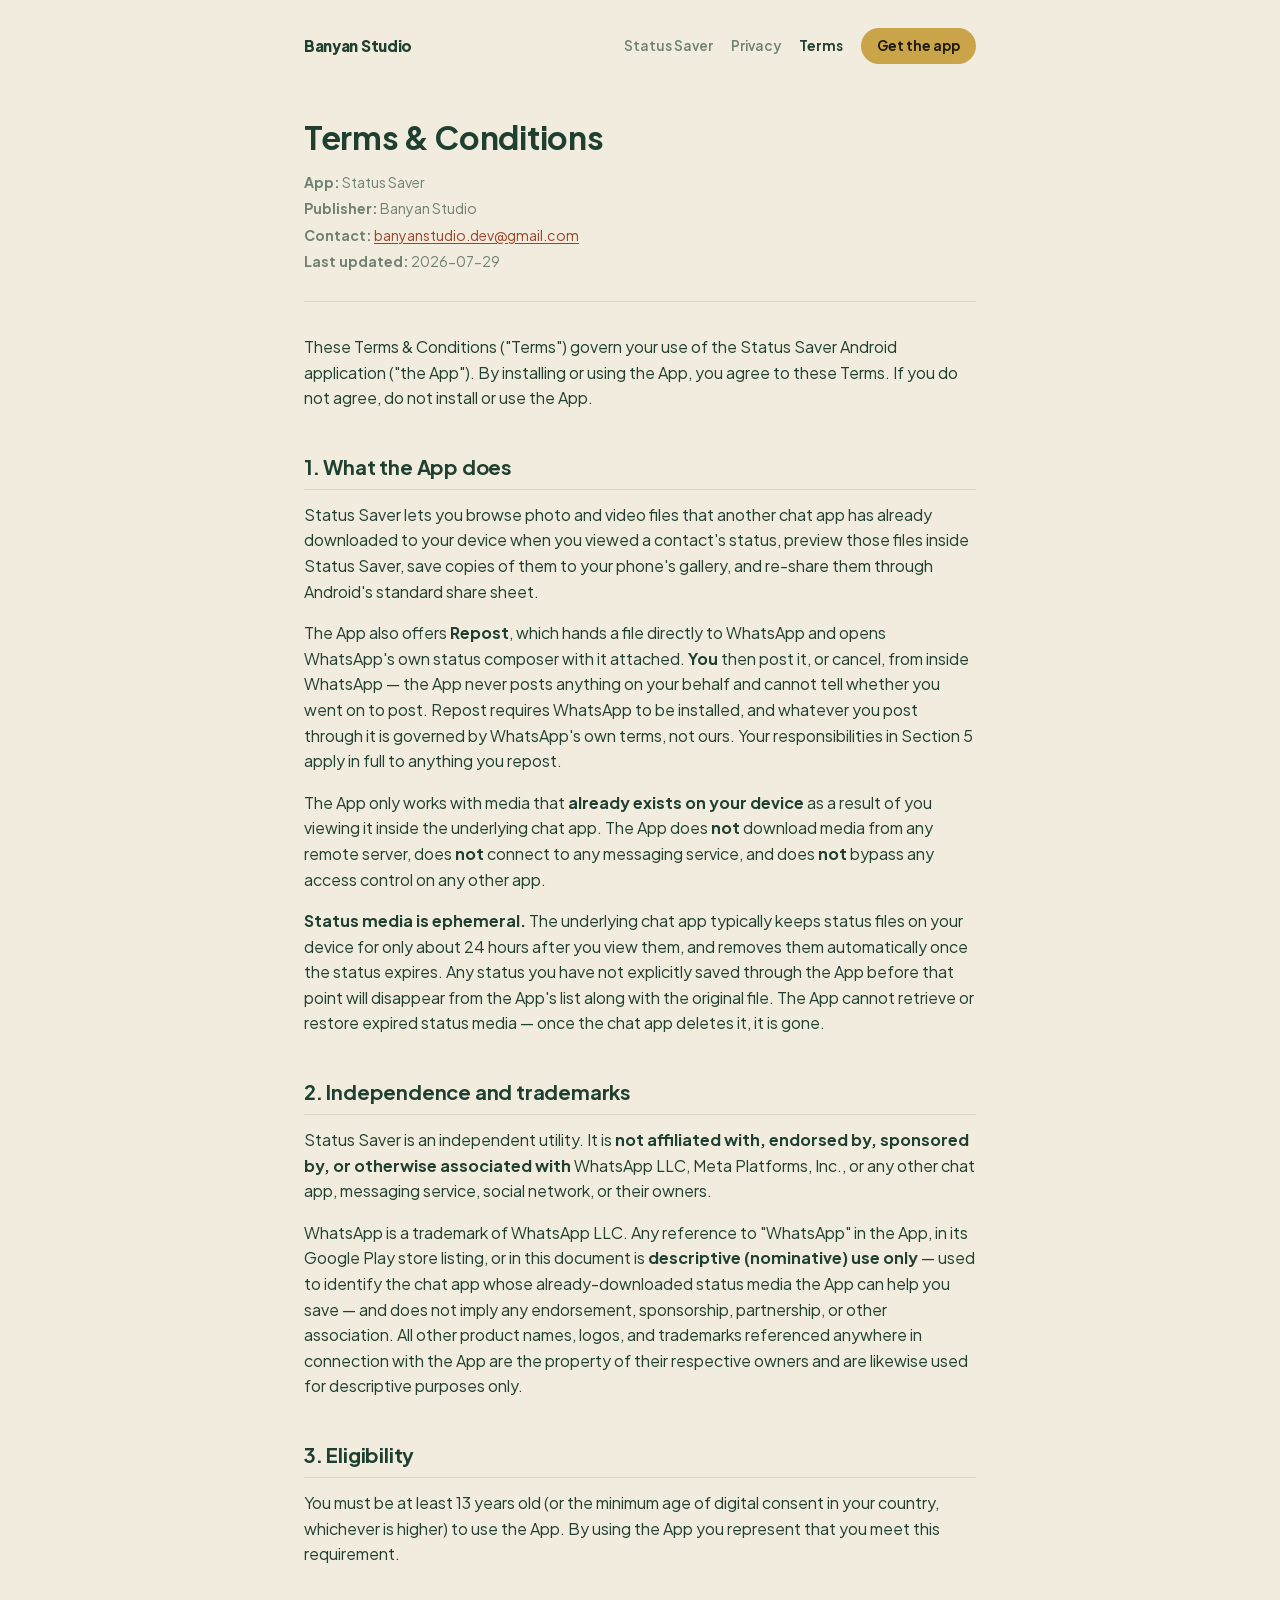
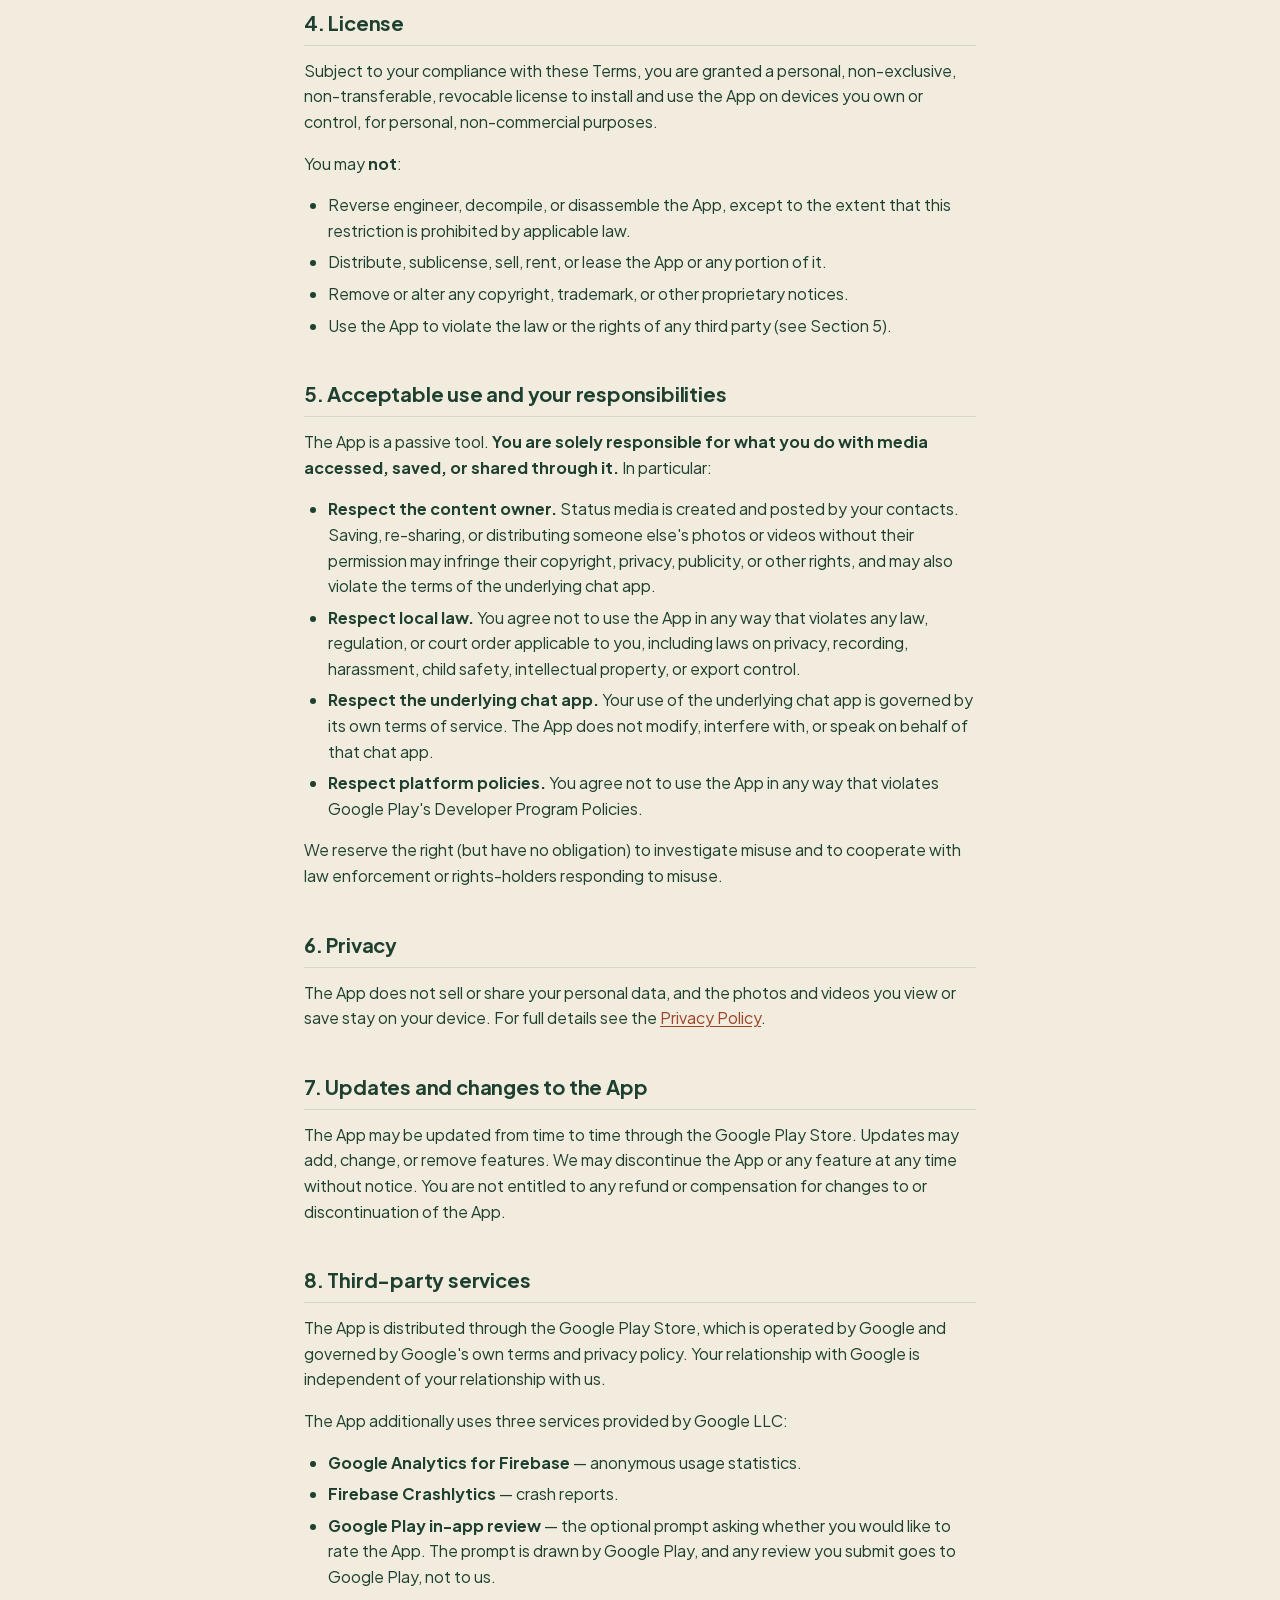
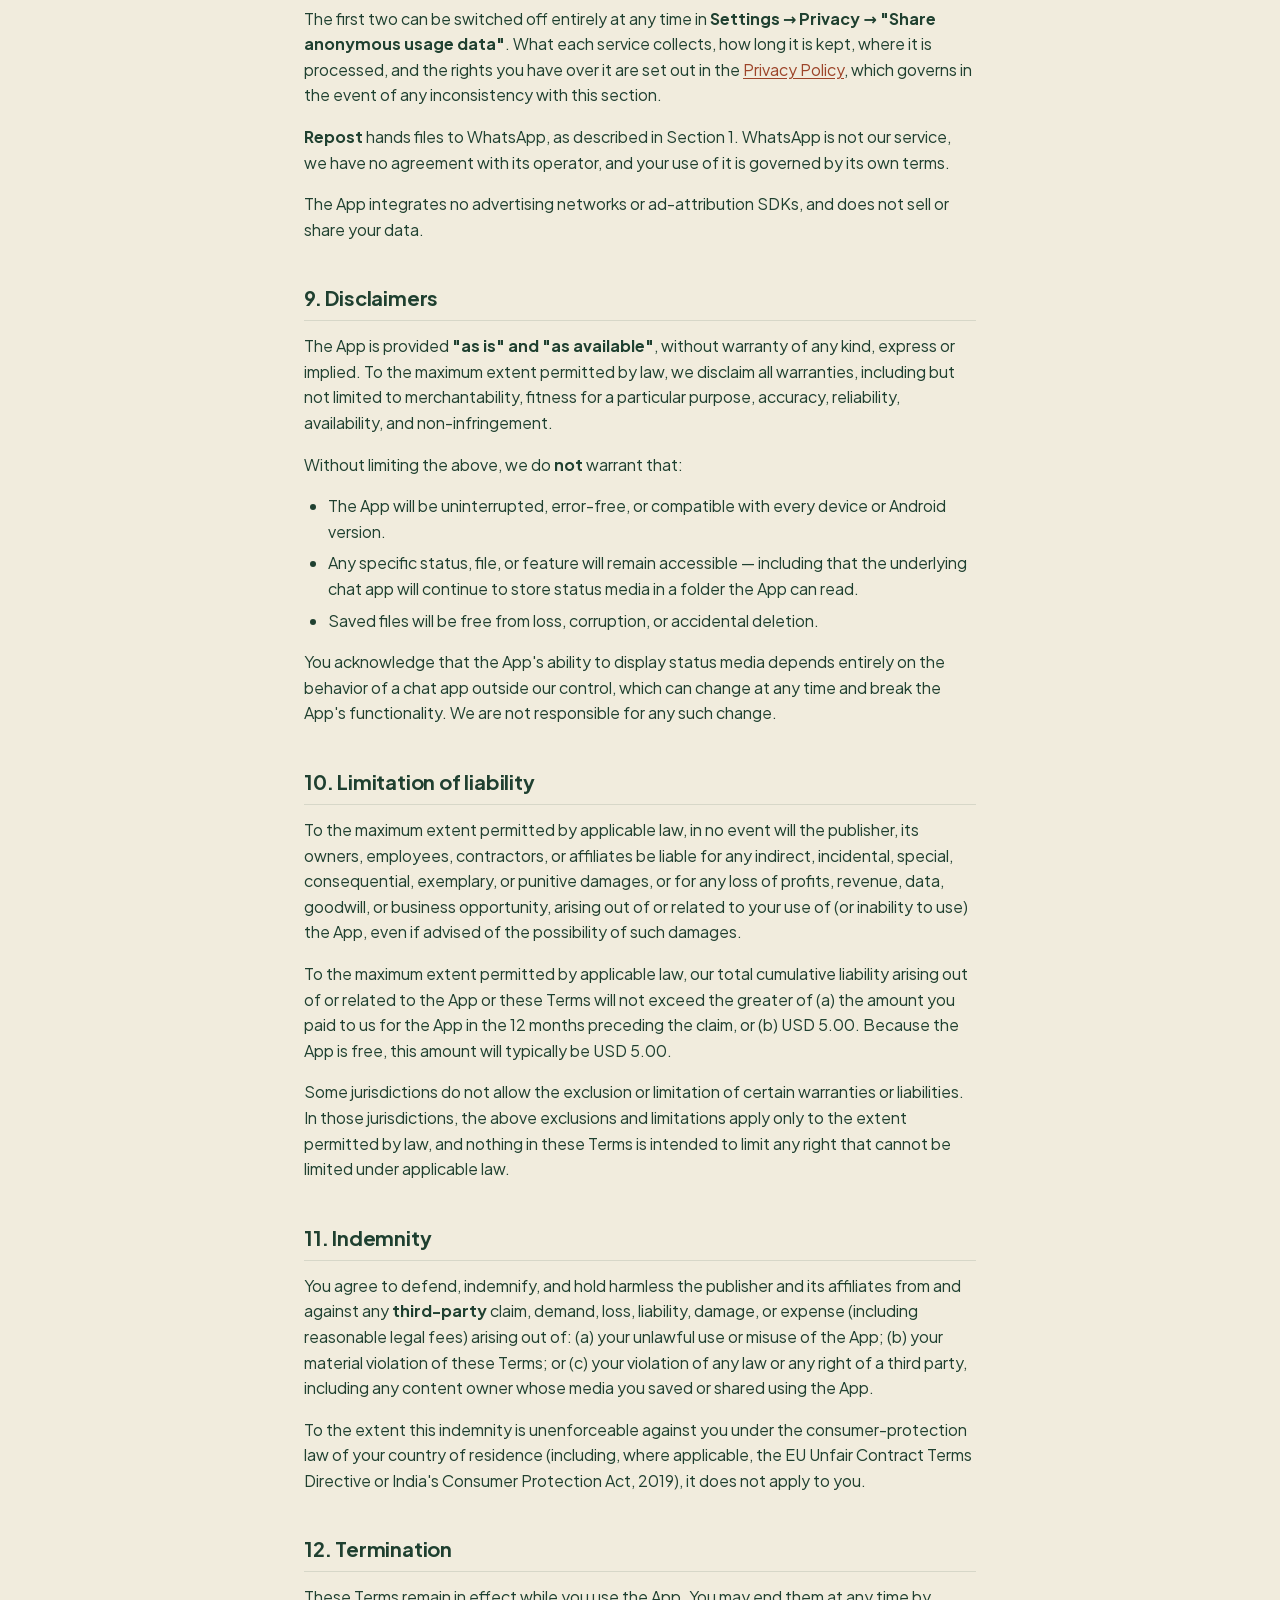
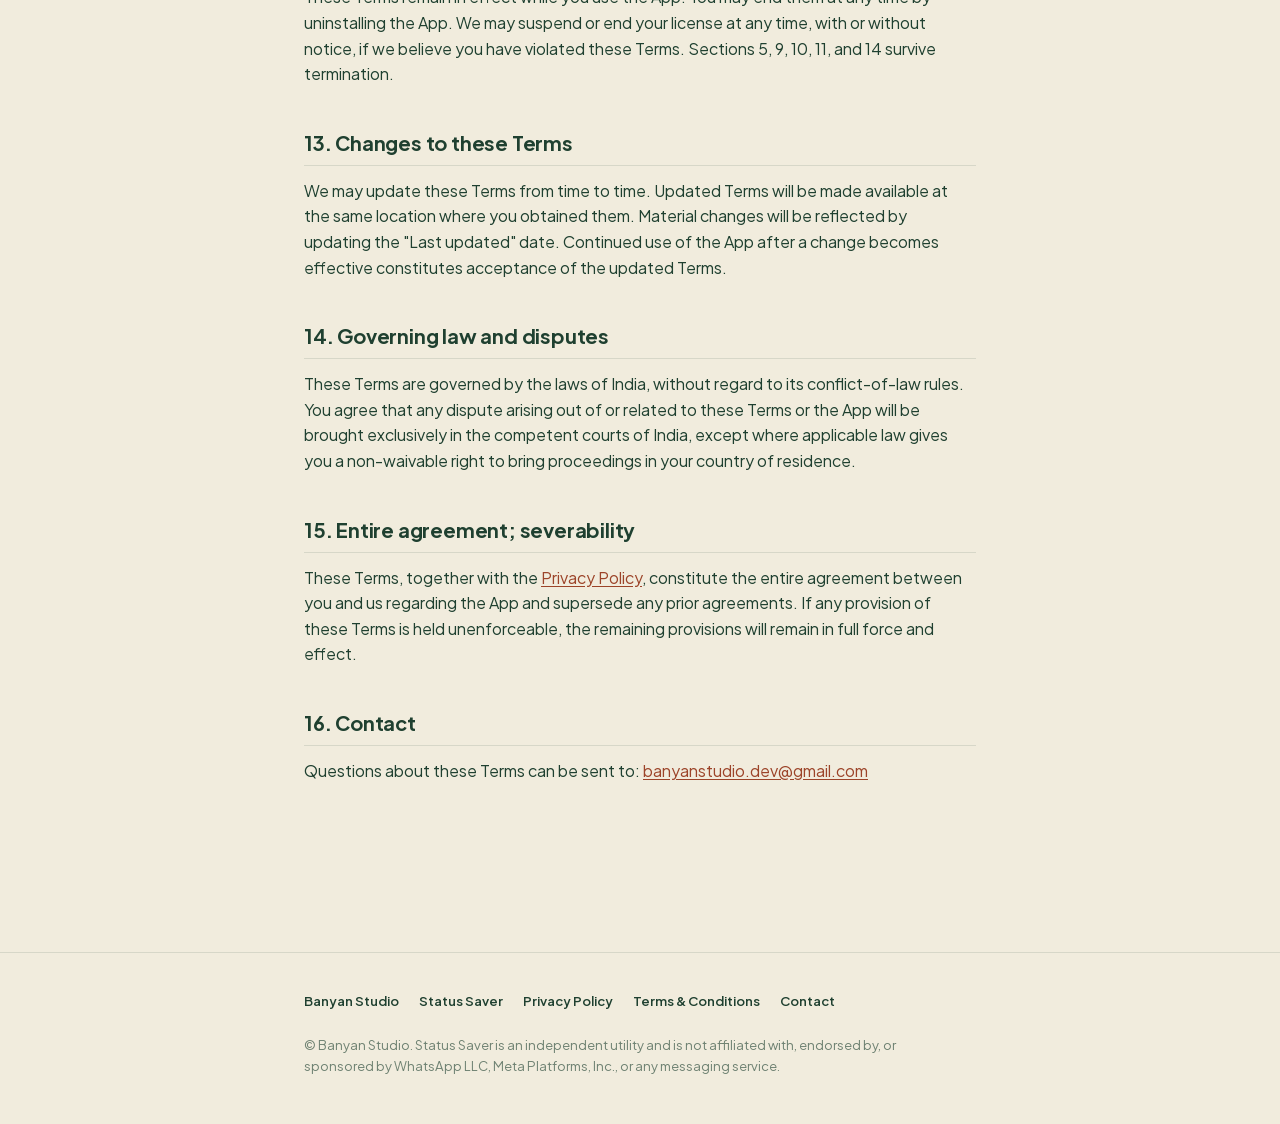
<file: statussaver/terms.html>
<!DOCTYPE html>
<html lang="en">
<head>
    <meta charset="UTF-8">
    <meta name="viewport" content="width=device-width, initial-scale=1.0">
    <meta name="description" content="Terms and Conditions for the Status Saver Android application, published by Banyan Studio.">
    <title>Terms &amp; Conditions — Status Saver</title>
    <link rel="icon" type="image/webp" href="icon.webp">
    <link rel="canonical" href="https://banyanstudio.github.io/statussaver/terms.html">

    <!-- Machine-readable mirror of this document, served as text/markdown.
         Also listed in /llms.txt. -->
    <link rel="alternate" type="text/markdown" href="terms.md" title="Markdown version">

    <meta property="og:title" content="Terms &amp; Conditions — Status Saver">
    <meta property="og:description" content="Terms governing your use of the Status Saver Android application, published by Banyan Studio.">
    <meta property="og:type" content="article">
    <meta property="og:site_name" content="Banyan Studio">
    <meta property="og:url" content="https://banyanstudio.github.io/statussaver/terms.html">
    <meta name="twitter:card" content="summary">

    <link rel="stylesheet" href="site.css">

    <script type="application/ld+json">
    {
      "@context": "https://schema.org",
      "@type": "WebPage",
      "name": "Terms & Conditions — Status Saver",
      "url": "https://banyanstudio.github.io/statussaver/terms.html",
      "dateModified": "2026-07-29",
      "inLanguage": "en",
      "about": { "@type": "SoftwareApplication", "name": "Status Saver" },
      "publisher": {
        "@type": "Organization",
        "name": "Banyan Studio",
        "url": "https://banyanstudio.github.io/",
        "email": "banyanstudio.dev@gmail.com"
      }
    }
    </script>
</head>
<body>
    <header class="site">
        <div class="wrap">
            <a class="studio" href="../">Banyan Studio</a>
            <nav>
                <a href="./">Status Saver</a>
                <a href="privacy.html">Privacy</a>
                <a href="terms.html" aria-current="page">Terms</a>
                <a class="nav-cta" href="https://play.google.com/store/apps/details?id=io.github.banyanstudio.statussaver">Get the app</a>
            </nav>
        </div>
    </header>

    <main class="wrap doc">
        <h1>Terms &amp; Conditions</h1>

        <div class="meta">
            <p><strong>App:</strong> Status Saver</p>
            <p><strong>Publisher:</strong> Banyan Studio</p>
            <p><strong>Contact:</strong> <a href="mailto:banyanstudio.dev@gmail.com">banyanstudio.dev@gmail.com</a></p>
            <p><strong>Last updated:</strong> 2026-07-29</p>
        </div>

        <p>These Terms &amp; Conditions ("Terms") govern your use of the Status Saver Android application ("the App"). By installing or using the App, you agree to these Terms. If you do not agree, do not install or use the App.</p>

        <h2>1. What the App does</h2>
        <p>Status Saver lets you browse photo and video files that another chat app has already downloaded to your device when you viewed a contact's status, preview those files inside Status Saver, save copies of them to your phone's gallery, and re-share them through Android's standard share sheet.</p>
        <p>The App also offers <strong>Repost</strong>, which hands a file directly to WhatsApp and opens WhatsApp's own status composer with it attached. <strong>You</strong> then post it, or cancel, from inside WhatsApp — the App never posts anything on your behalf and cannot tell whether you went on to post. Repost requires WhatsApp to be installed, and whatever you post through it is governed by WhatsApp's own terms, not ours. Your responsibilities in Section 5 apply in full to anything you repost.</p>
        <p>The App only works with media that <strong>already exists on your device</strong> as a result of you viewing it inside the underlying chat app. The App does <strong>not</strong> download media from any remote server, does <strong>not</strong> connect to any messaging service, and does <strong>not</strong> bypass any access control on any other app.</p>
        <p><strong>Status media is ephemeral.</strong> The underlying chat app typically keeps status files on your device for only about 24 hours after you view them, and removes them automatically once the status expires. Any status you have not explicitly saved through the App before that point will disappear from the App's list along with the original file. The App cannot retrieve or restore expired status media — once the chat app deletes it, it is gone.</p>

        <h2>2. Independence and trademarks</h2>
        <p>Status Saver is an independent utility. It is <strong>not affiliated with, endorsed by, sponsored by, or otherwise associated with</strong> WhatsApp LLC, Meta Platforms, Inc., or any other chat app, messaging service, social network, or their owners.</p>
        <p>WhatsApp is a trademark of WhatsApp LLC. Any reference to "WhatsApp" in the App, in its Google Play store listing, or in this document is <strong>descriptive (nominative) use only</strong> — used to identify the chat app whose already-downloaded status media the App can help you save — and does not imply any endorsement, sponsorship, partnership, or other association. All other product names, logos, and trademarks referenced anywhere in connection with the App are the property of their respective owners and are likewise used for descriptive purposes only.</p>

        <h2>3. Eligibility</h2>
        <p>You must be at least 13 years old (or the minimum age of digital consent in your country, whichever is higher) to use the App. By using the App you represent that you meet this requirement.</p>

        <h2>4. License</h2>
        <p>Subject to your compliance with these Terms, you are granted a personal, non-exclusive, non-transferable, revocable license to install and use the App on devices you own or control, for personal, non-commercial purposes.</p>
        <p>You may <strong>not</strong>:</p>
        <ul>
            <li>Reverse engineer, decompile, or disassemble the App, except to the extent that this restriction is prohibited by applicable law.</li>
            <li>Distribute, sublicense, sell, rent, or lease the App or any portion of it.</li>
            <li>Remove or alter any copyright, trademark, or other proprietary notices.</li>
            <li>Use the App to violate the law or the rights of any third party (see Section 5).</li>
        </ul>

        <h2>5. Acceptable use and your responsibilities</h2>
        <p>The App is a passive tool. <strong>You are solely responsible for what you do with media accessed, saved, or shared through it.</strong> In particular:</p>
        <ul>
            <li><strong>Respect the content owner.</strong> Status media is created and posted by your contacts. Saving, re-sharing, or distributing someone else's photos or videos without their permission may infringe their copyright, privacy, publicity, or other rights, and may also violate the terms of the underlying chat app.</li>
            <li><strong>Respect local law.</strong> You agree not to use the App in any way that violates any law, regulation, or court order applicable to you, including laws on privacy, recording, harassment, child safety, intellectual property, or export control.</li>
            <li><strong>Respect the underlying chat app.</strong> Your use of the underlying chat app is governed by its own terms of service. The App does not modify, interfere with, or speak on behalf of that chat app.</li>
            <li><strong>Respect platform policies.</strong> You agree not to use the App in any way that violates Google Play's Developer Program Policies.</li>
        </ul>
        <p>We reserve the right (but have no obligation) to investigate misuse and to cooperate with law enforcement or rights-holders responding to misuse.</p>

        <h2>6. Privacy</h2>
        <p>The App does not sell or share your personal data, and the photos and videos you view or save stay on your device. For full details see the <a href="privacy.html">Privacy Policy</a>.</p>

        <h2>7. Updates and changes to the App</h2>
        <p>The App may be updated from time to time through the Google Play Store. Updates may add, change, or remove features. We may discontinue the App or any feature at any time without notice. You are not entitled to any refund or compensation for changes to or discontinuation of the App.</p>

        <h2>8. Third-party services</h2>
        <p>The App is distributed through the Google Play Store, which is operated by Google and governed by Google's own terms and privacy policy. Your relationship with Google is independent of your relationship with us.</p>
        <p>The App additionally uses three services provided by Google LLC:</p>
        <ul>
            <li><strong>Google Analytics for Firebase</strong> — anonymous usage statistics.</li>
            <li><strong>Firebase Crashlytics</strong> — crash reports.</li>
            <li><strong>Google Play in-app review</strong> — the optional prompt asking whether you would like to rate the App. The prompt is drawn by Google Play, and any review you submit goes to Google Play, not to us.</li>
        </ul>
        <p>The first two can be switched off entirely at any time in <strong>Settings → Privacy → "Share anonymous usage data"</strong>. What each service collects, how long it is kept, where it is processed, and the rights you have over it are set out in the <a href="privacy.html">Privacy Policy</a>, which governs in the event of any inconsistency with this section.</p>
        <p><strong>Repost</strong> hands files to WhatsApp, as described in Section 1. WhatsApp is not our service, we have no agreement with its operator, and your use of it is governed by its own terms.</p>
        <p>The App integrates no advertising networks or ad-attribution SDKs, and does not sell or share your data.</p>

        <h2>9. Disclaimers</h2>
        <p>The App is provided <strong>"as is" and "as available"</strong>, without warranty of any kind, express or implied. To the maximum extent permitted by law, we disclaim all warranties, including but not limited to merchantability, fitness for a particular purpose, accuracy, reliability, availability, and non-infringement.</p>
        <p>Without limiting the above, we do <strong>not</strong> warrant that:</p>
        <ul>
            <li>The App will be uninterrupted, error-free, or compatible with every device or Android version.</li>
            <li>Any specific status, file, or feature will remain accessible — including that the underlying chat app will continue to store status media in a folder the App can read.</li>
            <li>Saved files will be free from loss, corruption, or accidental deletion.</li>
        </ul>
        <p>You acknowledge that the App's ability to display status media depends entirely on the behavior of a chat app outside our control, which can change at any time and break the App's functionality. We are not responsible for any such change.</p>

        <h2>10. Limitation of liability</h2>
        <p>To the maximum extent permitted by applicable law, in no event will the publisher, its owners, employees, contractors, or affiliates be liable for any indirect, incidental, special, consequential, exemplary, or punitive damages, or for any loss of profits, revenue, data, goodwill, or business opportunity, arising out of or related to your use of (or inability to use) the App, even if advised of the possibility of such damages.</p>
        <p>To the maximum extent permitted by applicable law, our total cumulative liability arising out of or related to the App or these Terms will not exceed the greater of (a) the amount you paid to us for the App in the 12 months preceding the claim, or (b) USD 5.00. Because the App is free, this amount will typically be USD 5.00.</p>
        <p>Some jurisdictions do not allow the exclusion or limitation of certain warranties or liabilities. In those jurisdictions, the above exclusions and limitations apply only to the extent permitted by law, and nothing in these Terms is intended to limit any right that cannot be limited under applicable law.</p>

        <h2>11. Indemnity</h2>
        <p>You agree to defend, indemnify, and hold harmless the publisher and its affiliates from and against any <strong>third-party</strong> claim, demand, loss, liability, damage, or expense (including reasonable legal fees) arising out of: (a) your unlawful use or misuse of the App; (b) your material violation of these Terms; or (c) your violation of any law or any right of a third party, including any content owner whose media you saved or shared using the App.</p>
        <p>To the extent this indemnity is unenforceable against you under the consumer-protection law of your country of residence (including, where applicable, the EU Unfair Contract Terms Directive or India's Consumer Protection Act, 2019), it does not apply to you.</p>

        <h2>12. Termination</h2>
        <p>These Terms remain in effect while you use the App. You may end them at any time by uninstalling the App. We may suspend or end your license at any time, with or without notice, if we believe you have violated these Terms. Sections 5, 9, 10, 11, and 14 survive termination.</p>

        <h2>13. Changes to these Terms</h2>
        <p>We may update these Terms from time to time. Updated Terms will be made available at the same location where you obtained them. Material changes will be reflected by updating the "Last updated" date. Continued use of the App after a change becomes effective constitutes acceptance of the updated Terms.</p>

        <h2>14. Governing law and disputes</h2>
        <p>These Terms are governed by the laws of India, without regard to its conflict-of-law rules. You agree that any dispute arising out of or related to these Terms or the App will be brought exclusively in the competent courts of India, except where applicable law gives you a non-waivable right to bring proceedings in your country of residence.</p>

        <h2>15. Entire agreement; severability</h2>
        <p>These Terms, together with the <a href="privacy.html">Privacy Policy</a>, constitute the entire agreement between you and us regarding the App and supersede any prior agreements. If any provision of these Terms is held unenforceable, the remaining provisions will remain in full force and effect.</p>

        <h2>16. Contact</h2>
        <p>Questions about these Terms can be sent to: <a href="mailto:banyanstudio.dev@gmail.com">banyanstudio.dev@gmail.com</a></p>
    </main>

    <footer class="site">
        <div class="wrap">
            <div class="links">
                <a href="../">Banyan Studio</a>
                <a href="./">Status Saver</a>
                <a href="privacy.html">Privacy Policy</a>
                <a href="terms.html">Terms &amp; Conditions</a>
                <a href="mailto:banyanstudio.dev@gmail.com">Contact</a>
            </div>
            <p class="legal">&copy; Banyan Studio. Status Saver is an independent utility and is not affiliated with, endorsed by, or sponsored by WhatsApp LLC, Meta Platforms,&nbsp;Inc., or any messaging service.</p>
        </div>
    </footer>
</body>
</html>
</file>
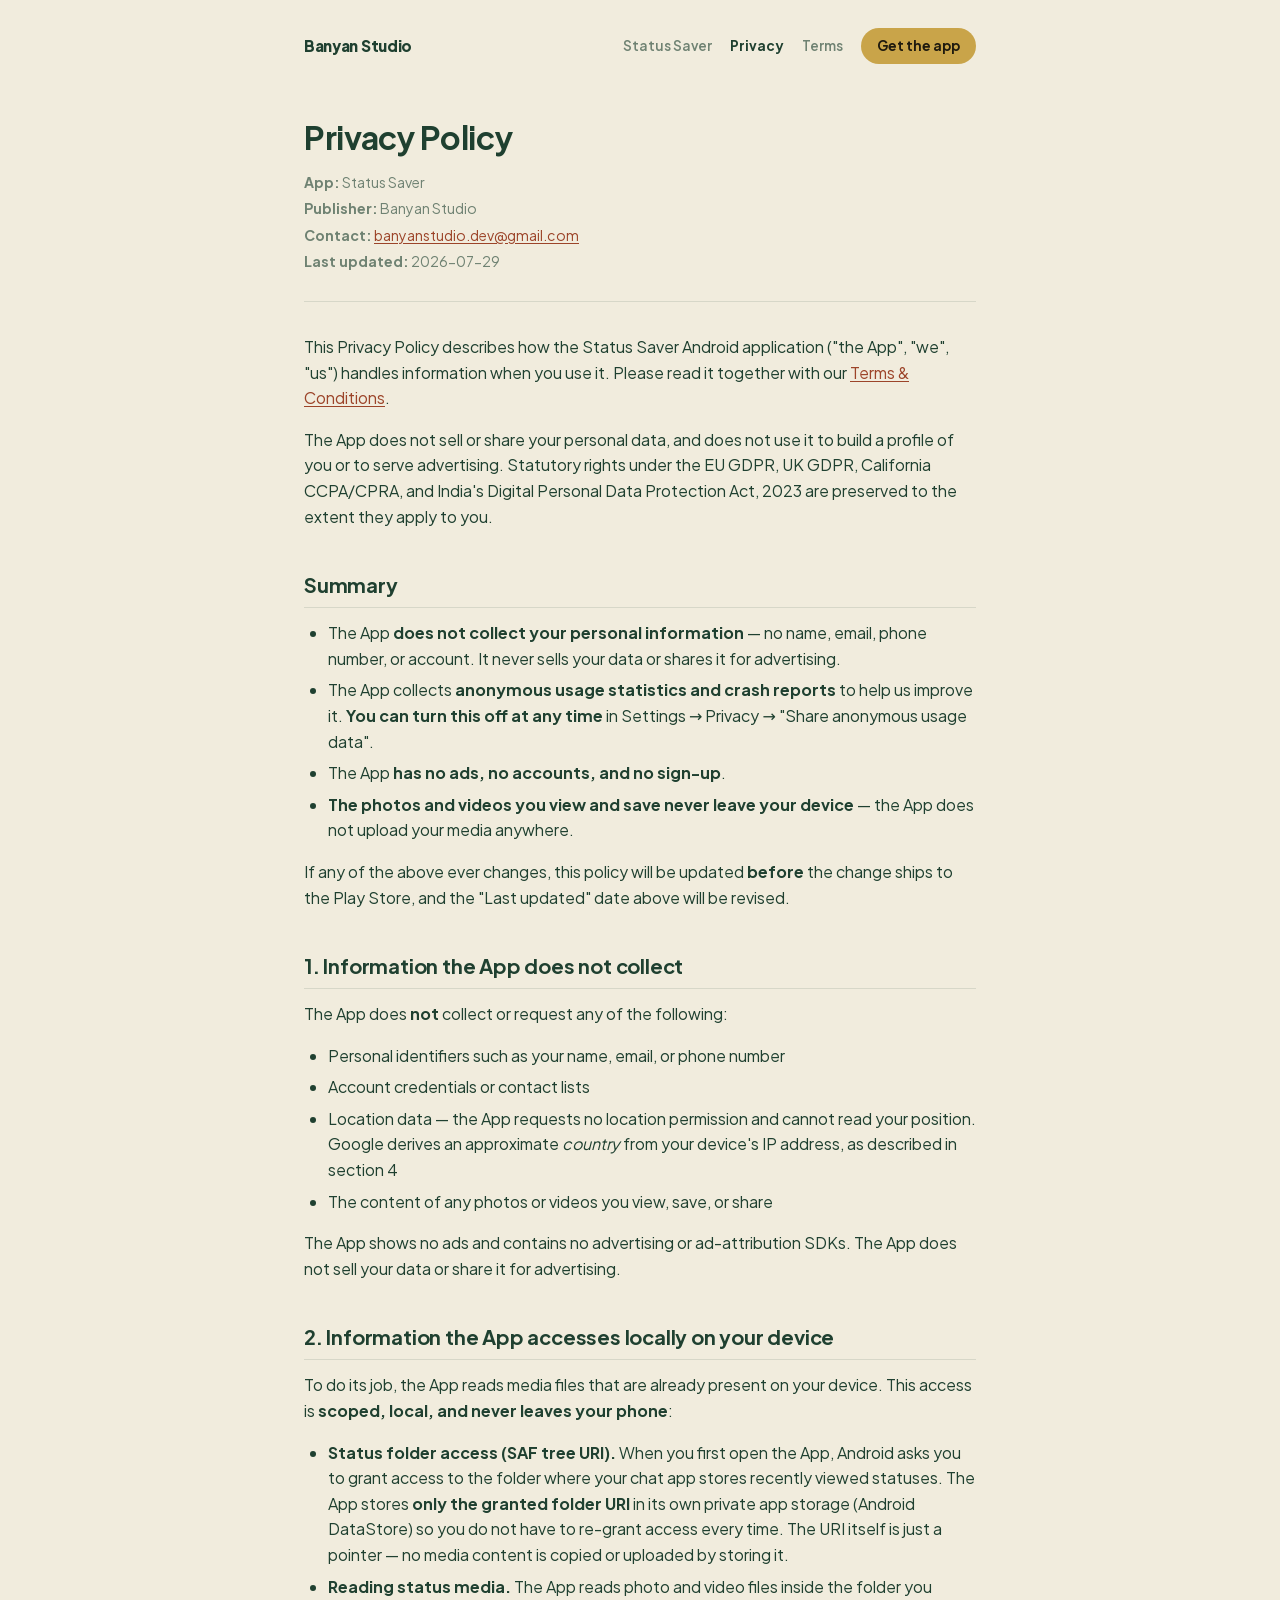
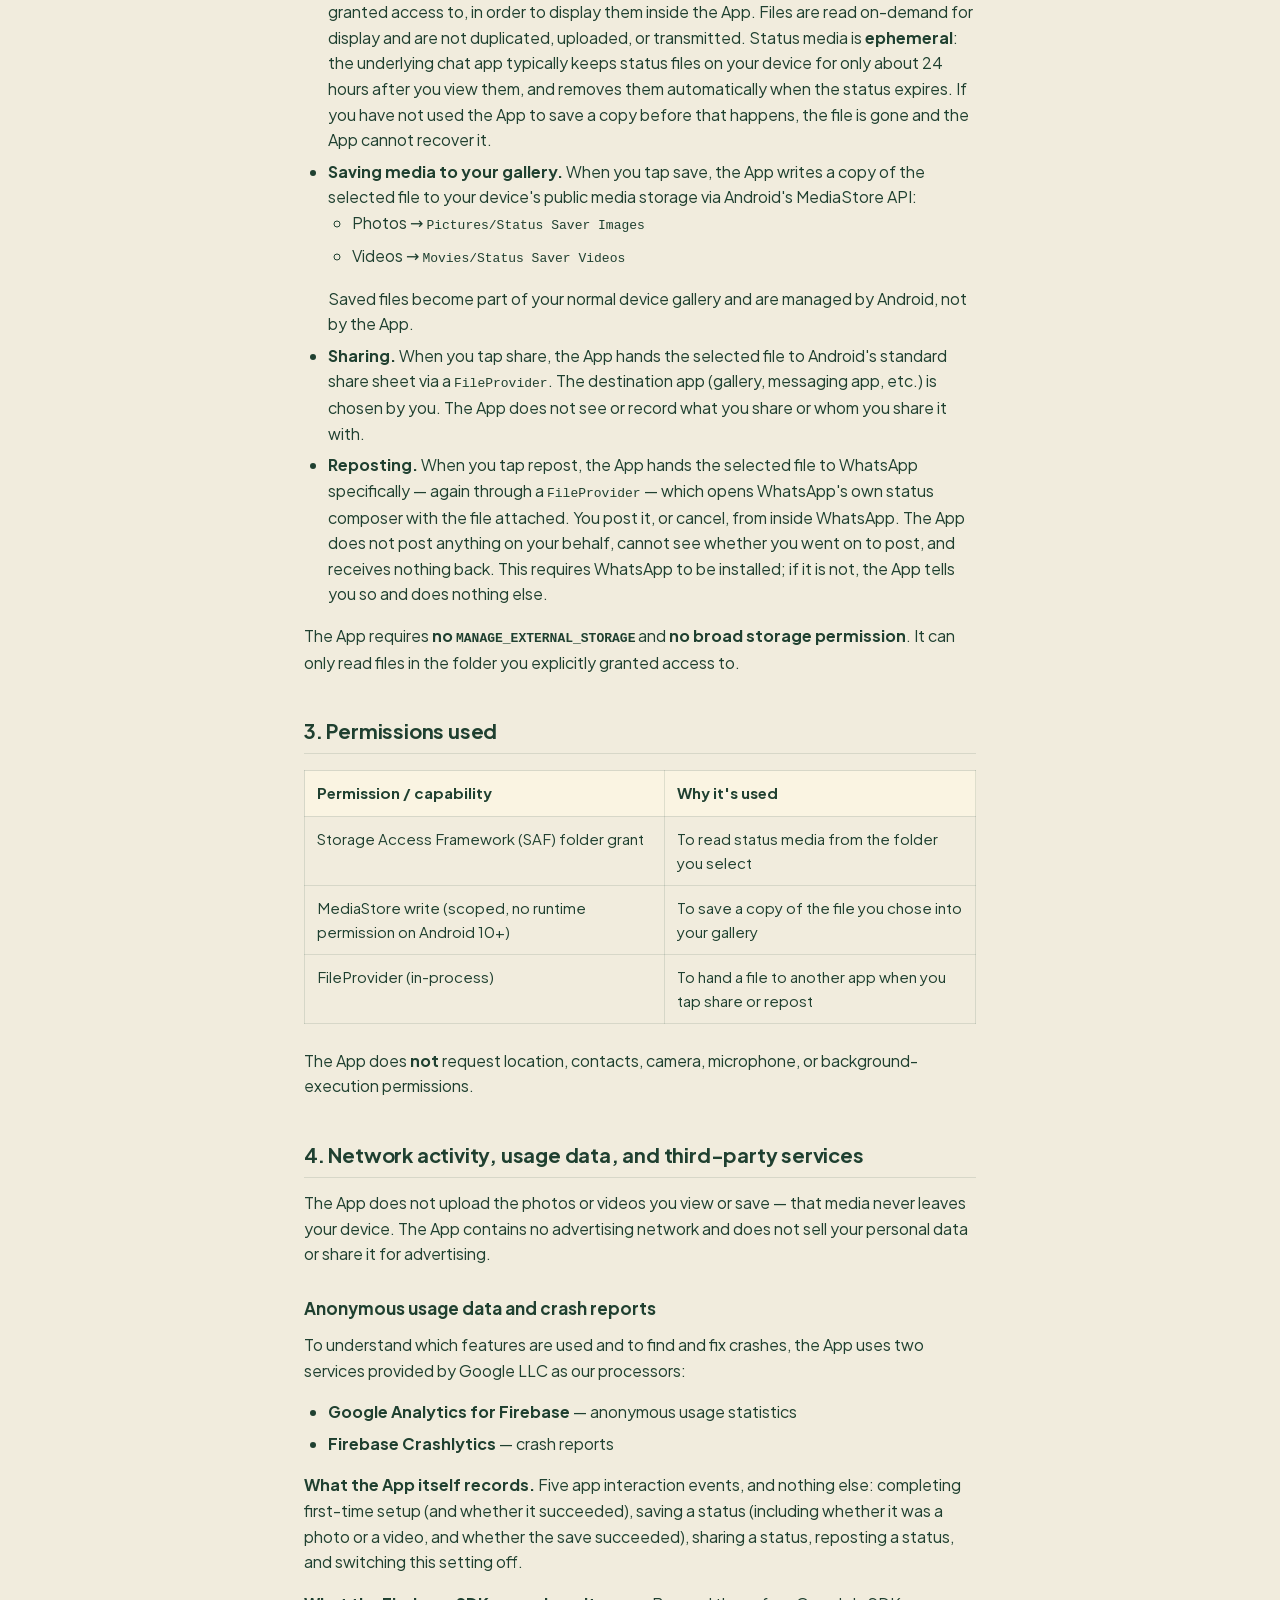
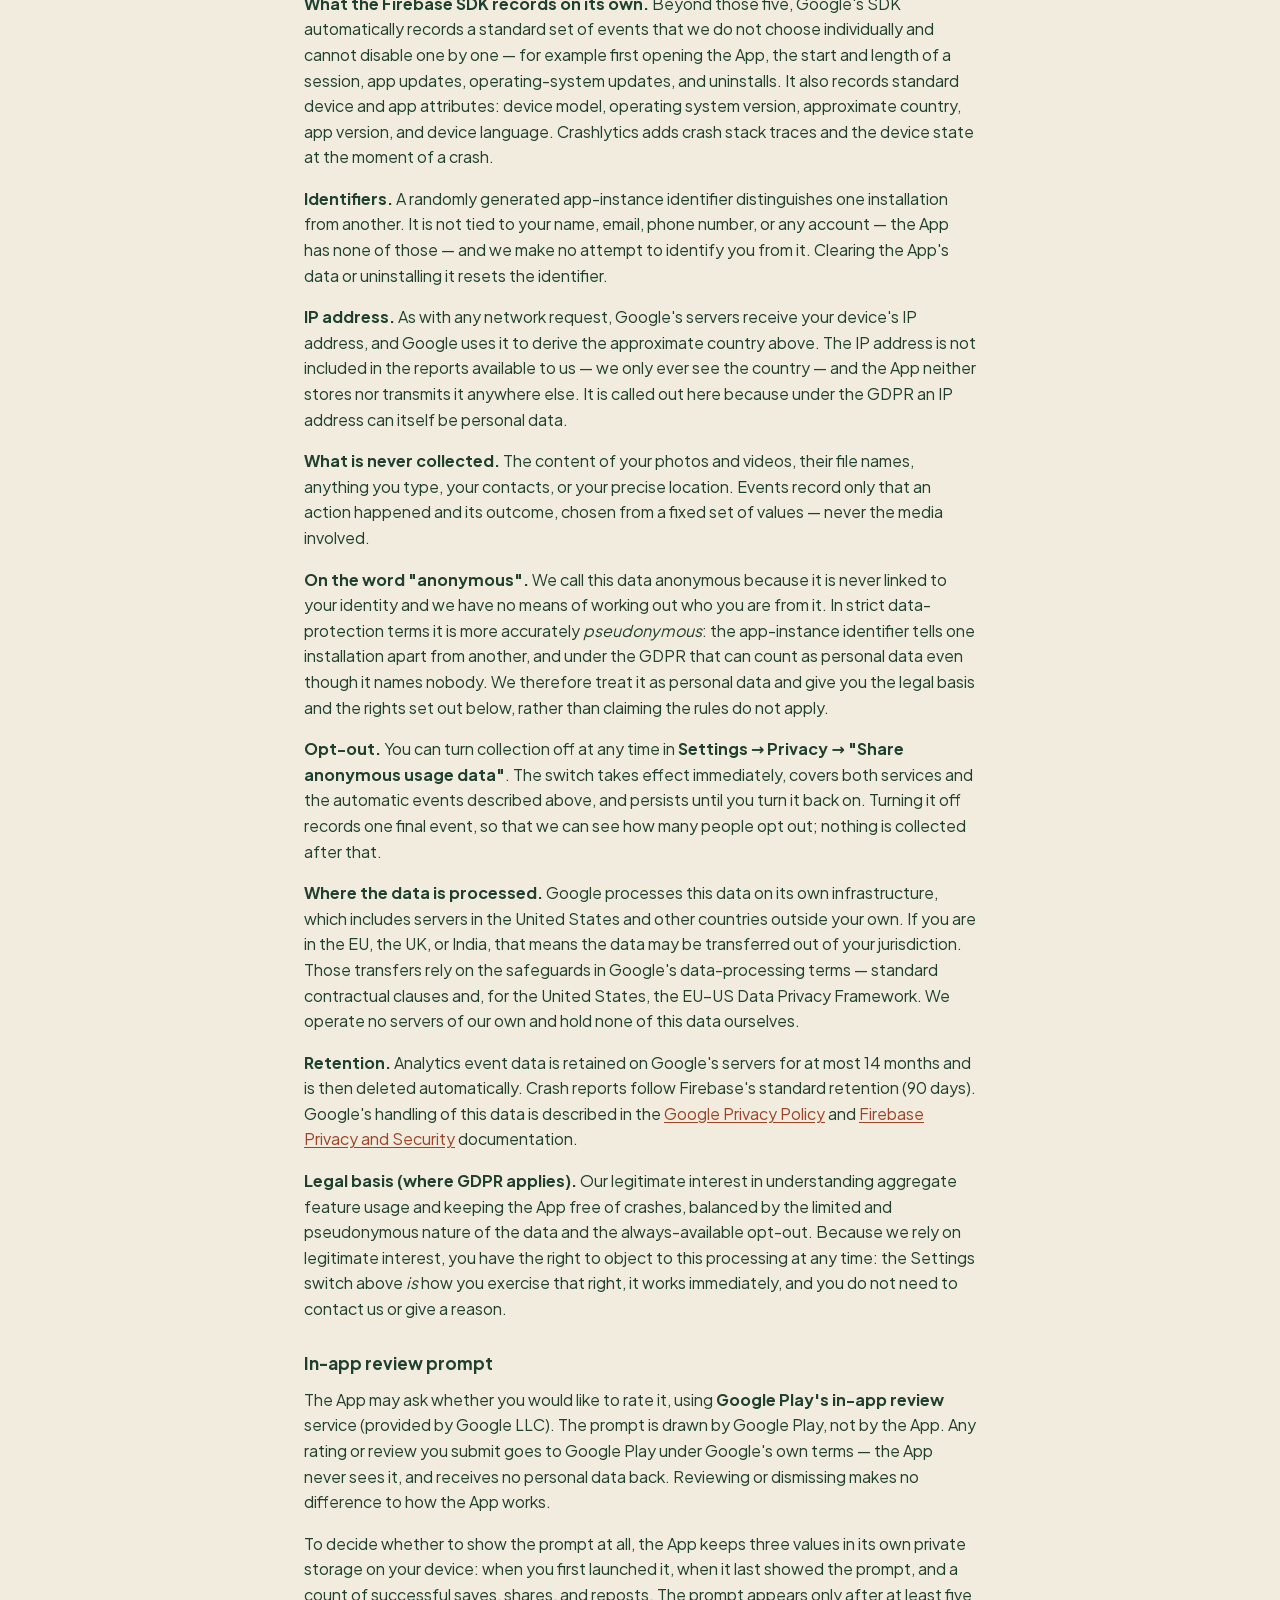
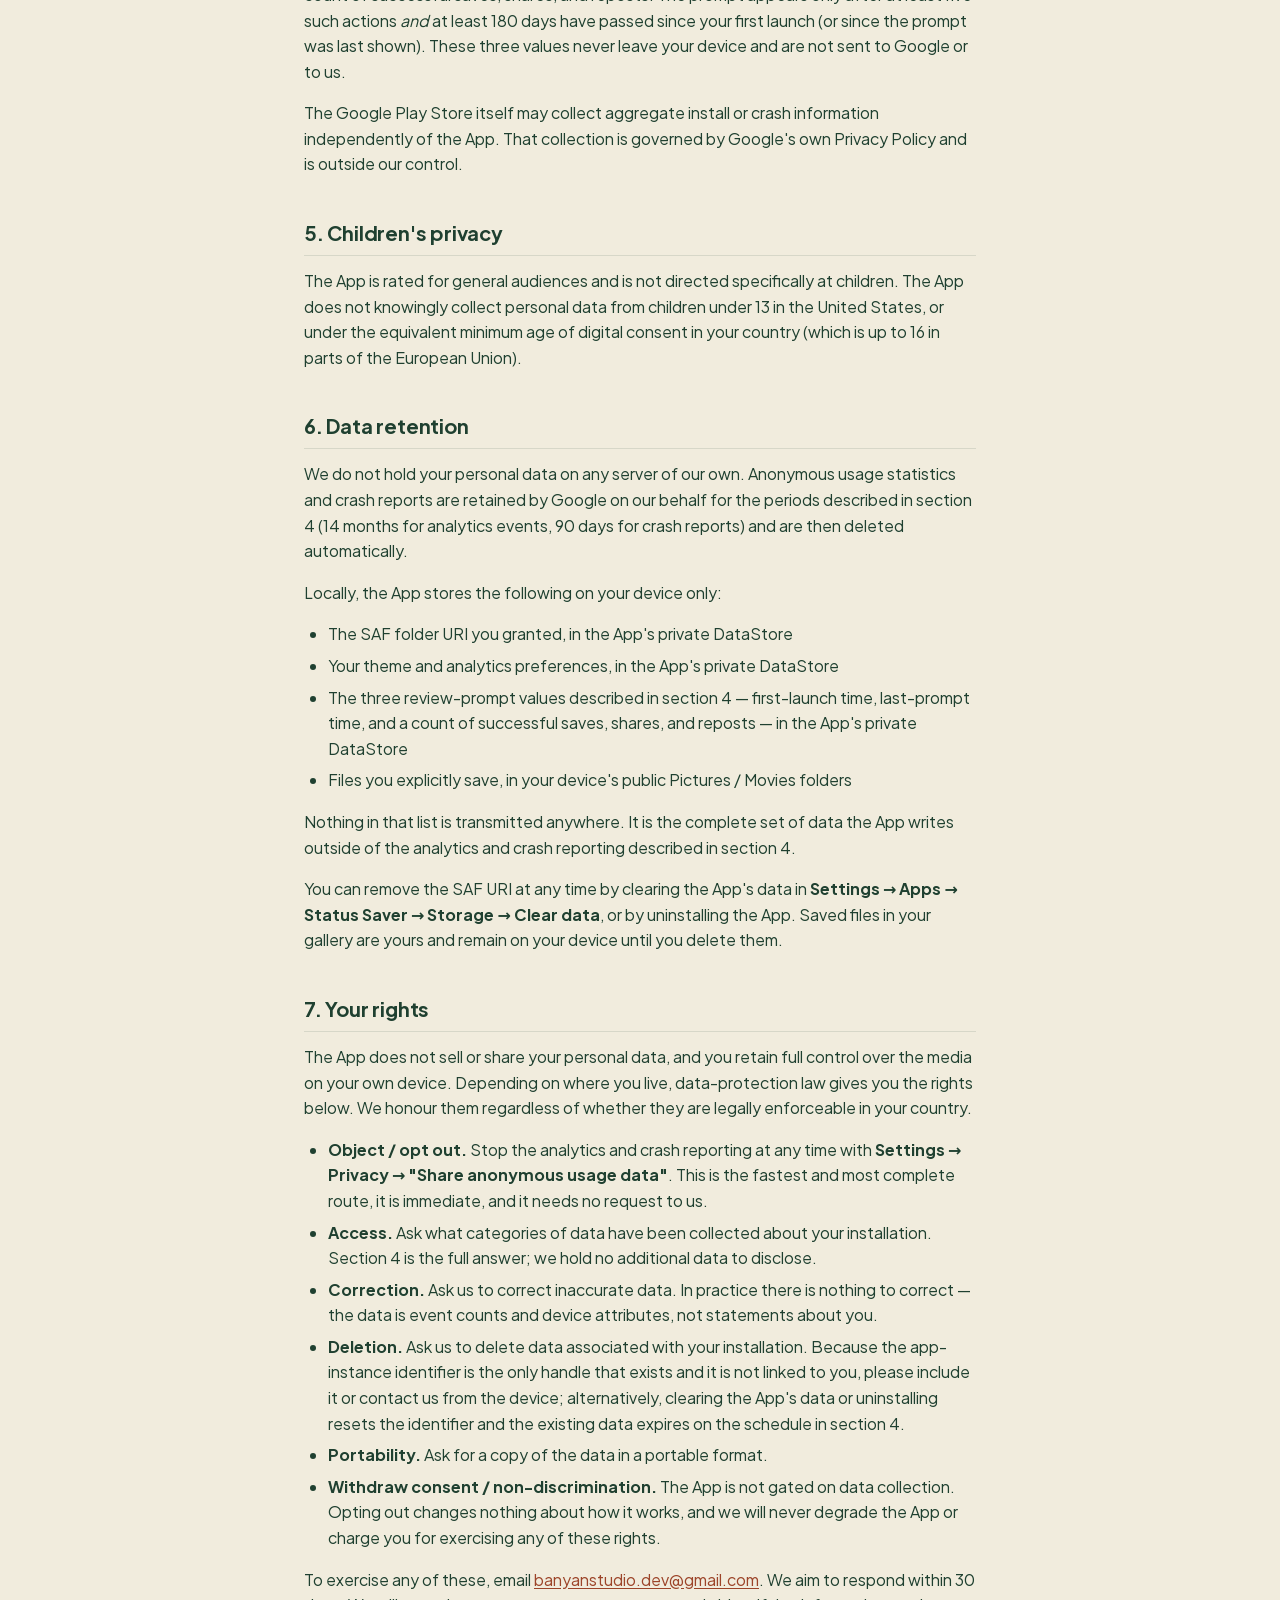
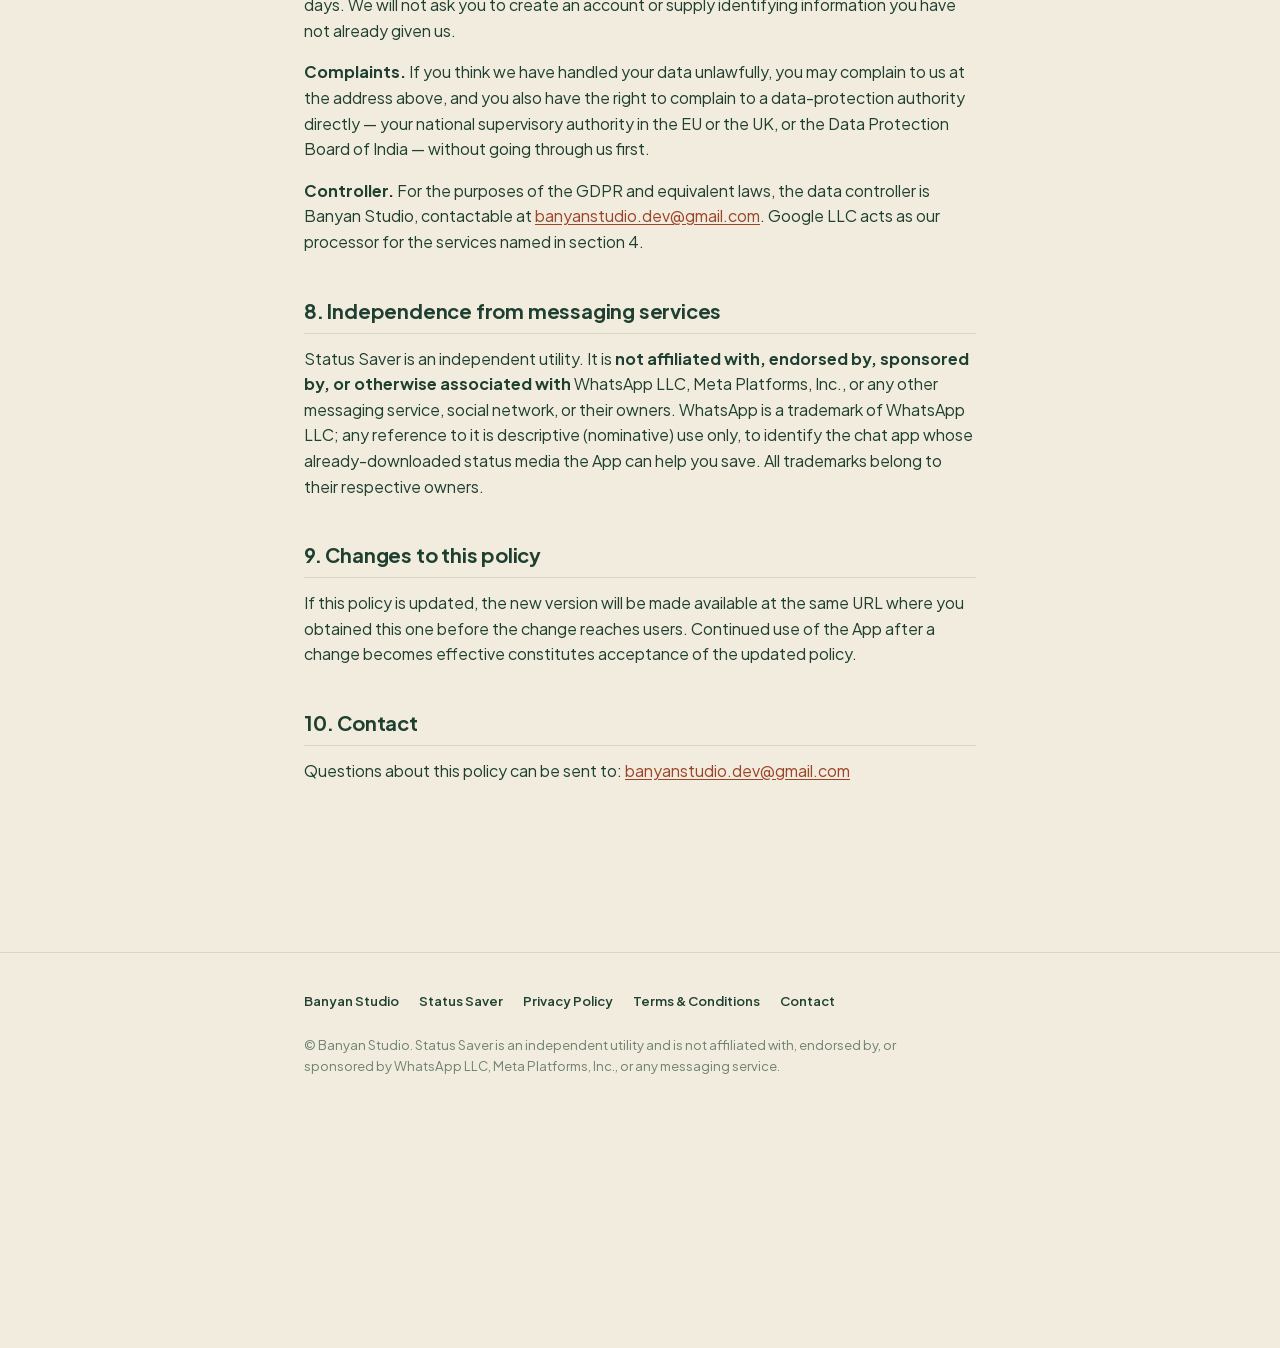
<file: banyanstudio-legal/statussaver/privacy.html>
<!DOCTYPE html>
<html lang="en">
<head>
    <meta charset="UTF-8">
    <meta http-equiv="refresh" content="0; url=https://banyanstudio.github.io/statussaver/privacy.html">
    <link rel="canonical" href="https://banyanstudio.github.io/statussaver/privacy.html">
    <meta name="robots" content="noindex">
    <title>Privacy Policy — Status Saver</title>
</head>
<body>
    <p>This document has moved to <a href="https://banyanstudio.github.io/statussaver/privacy.html">banyanstudio.github.io/statussaver/privacy.html</a>.</p>
</body>
</html>
</file>
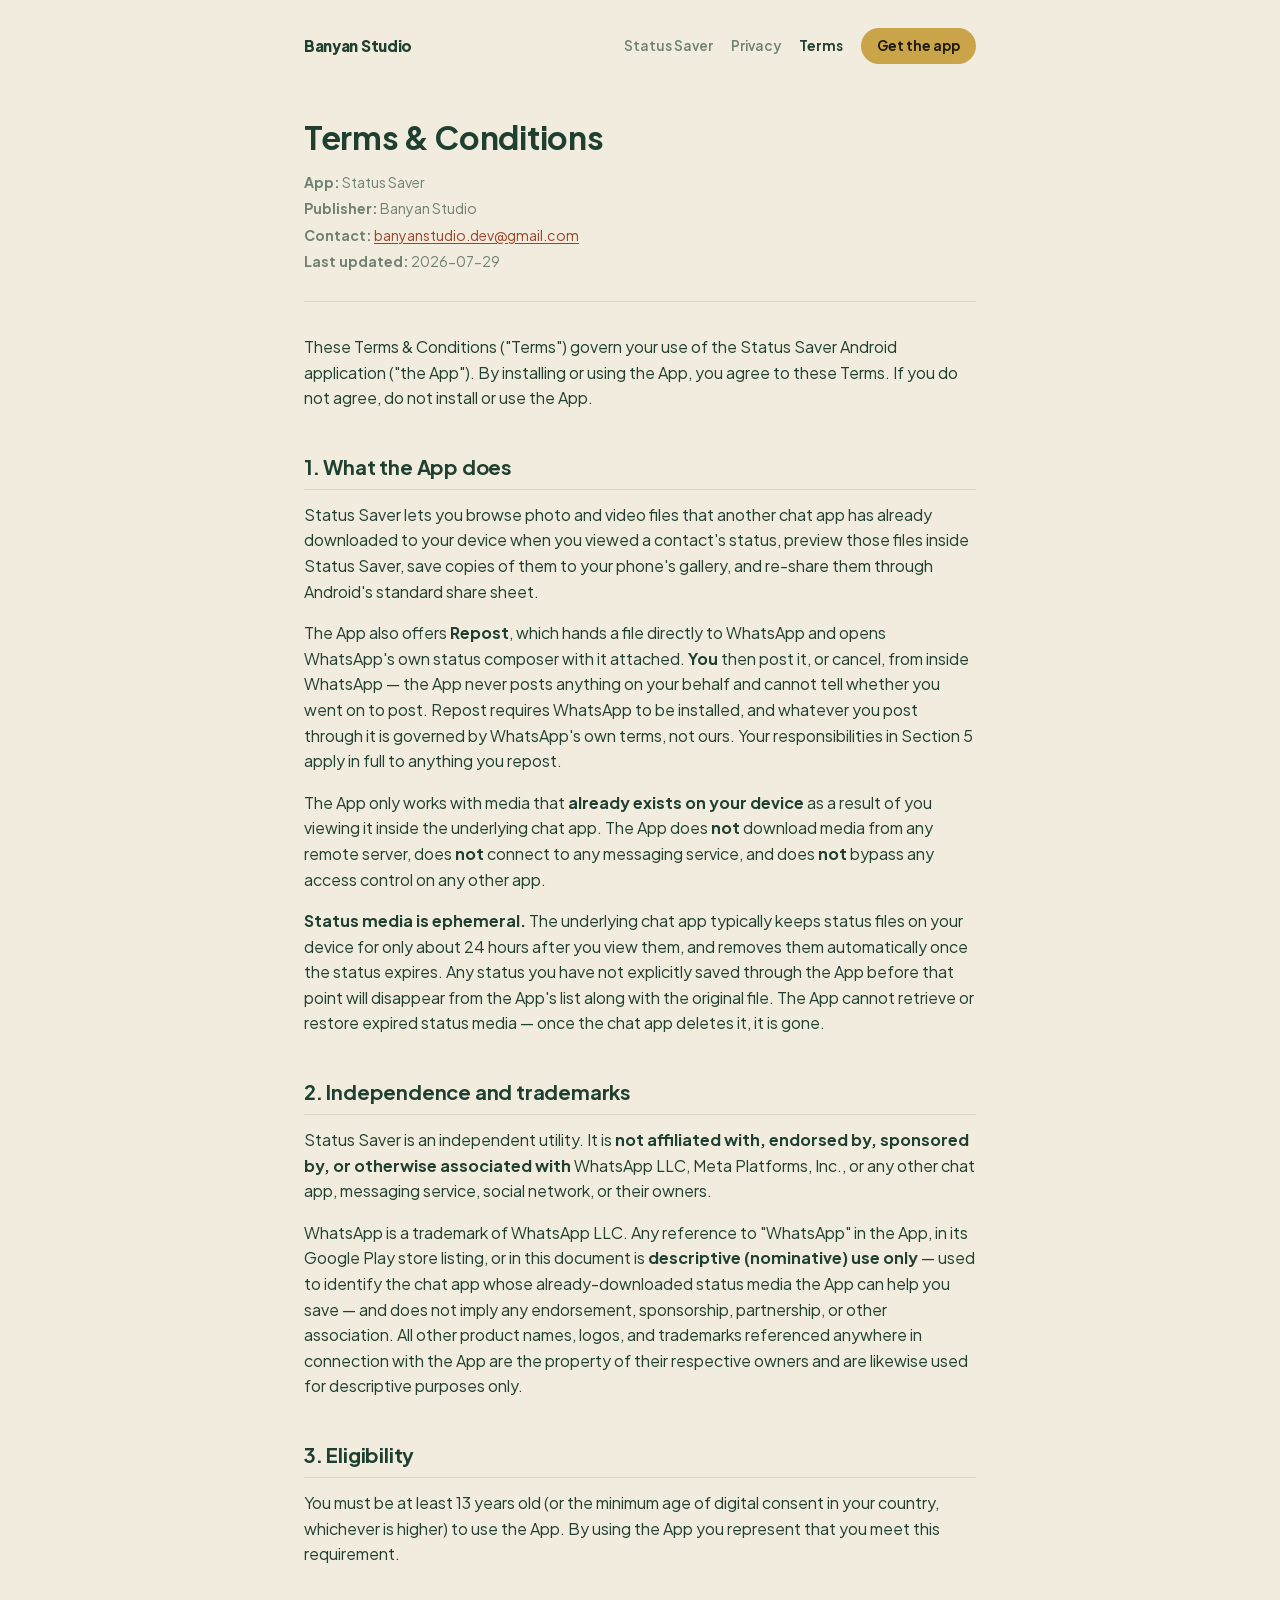
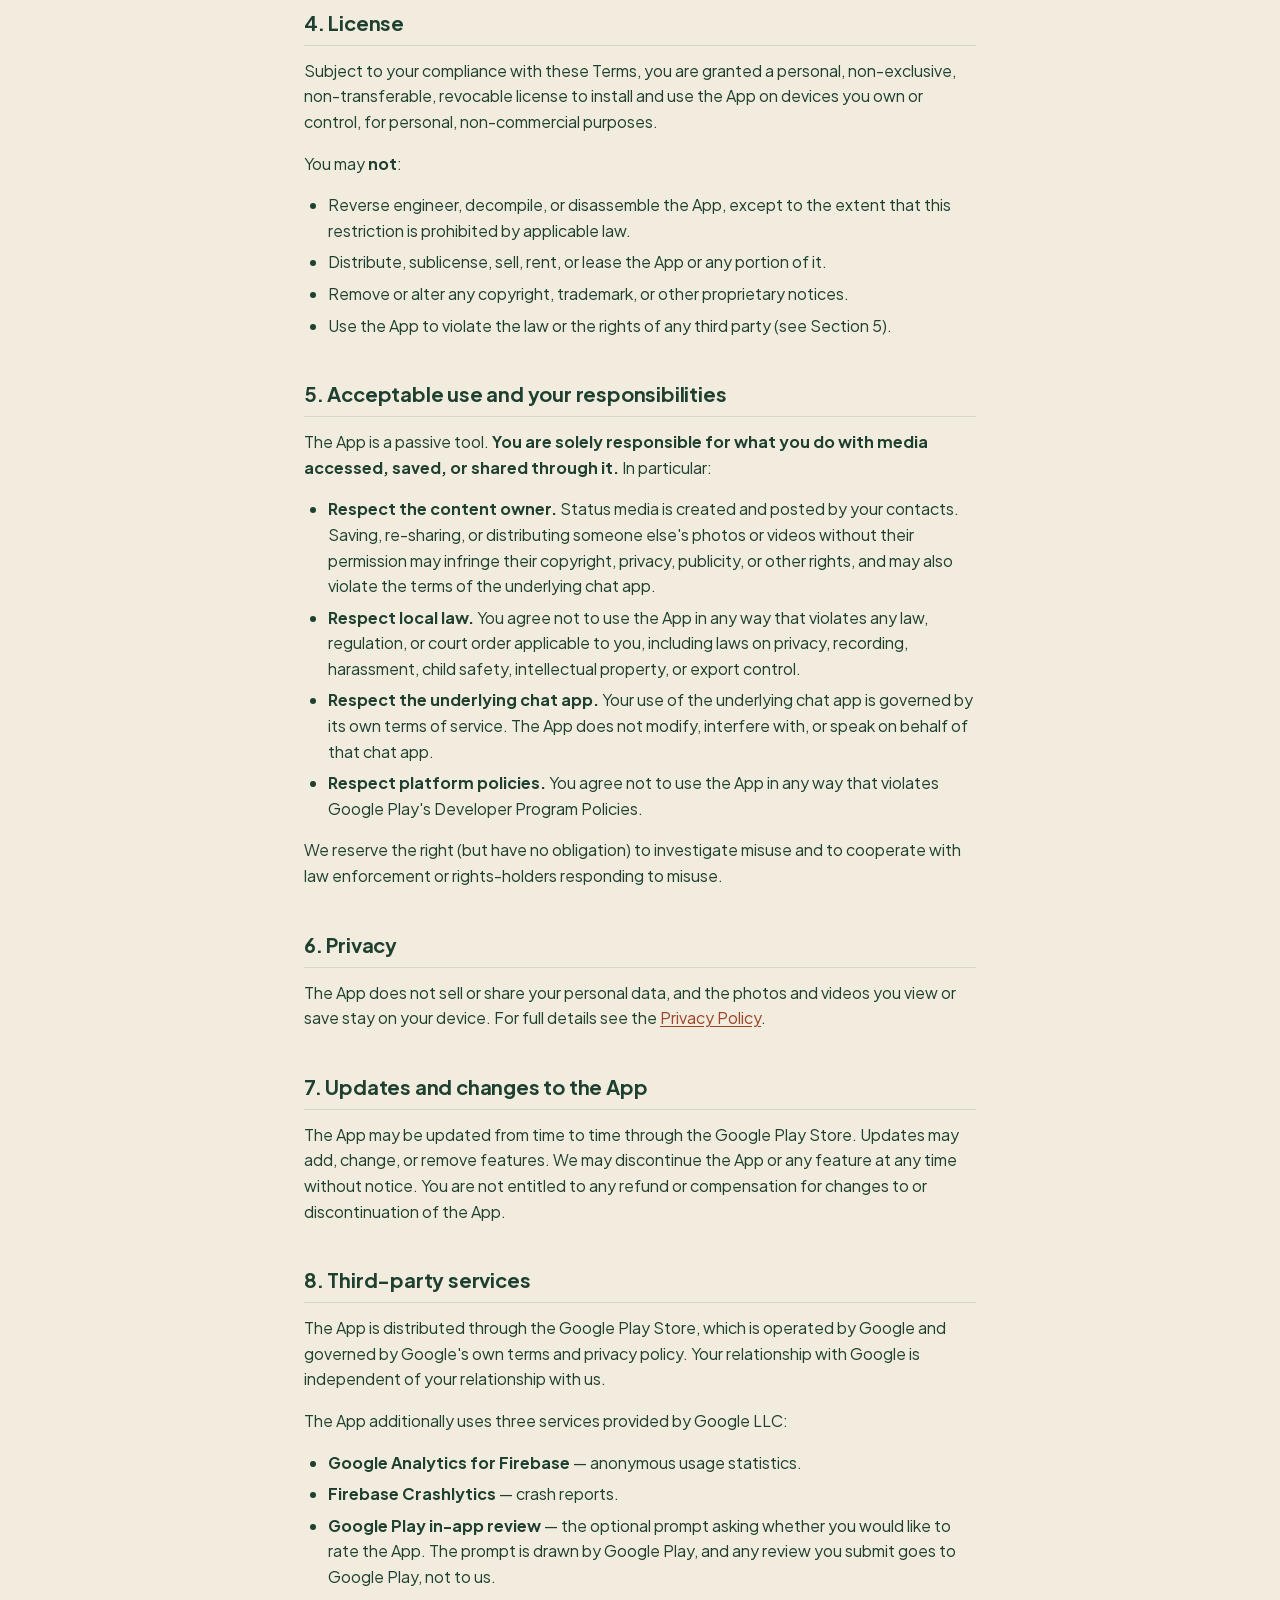
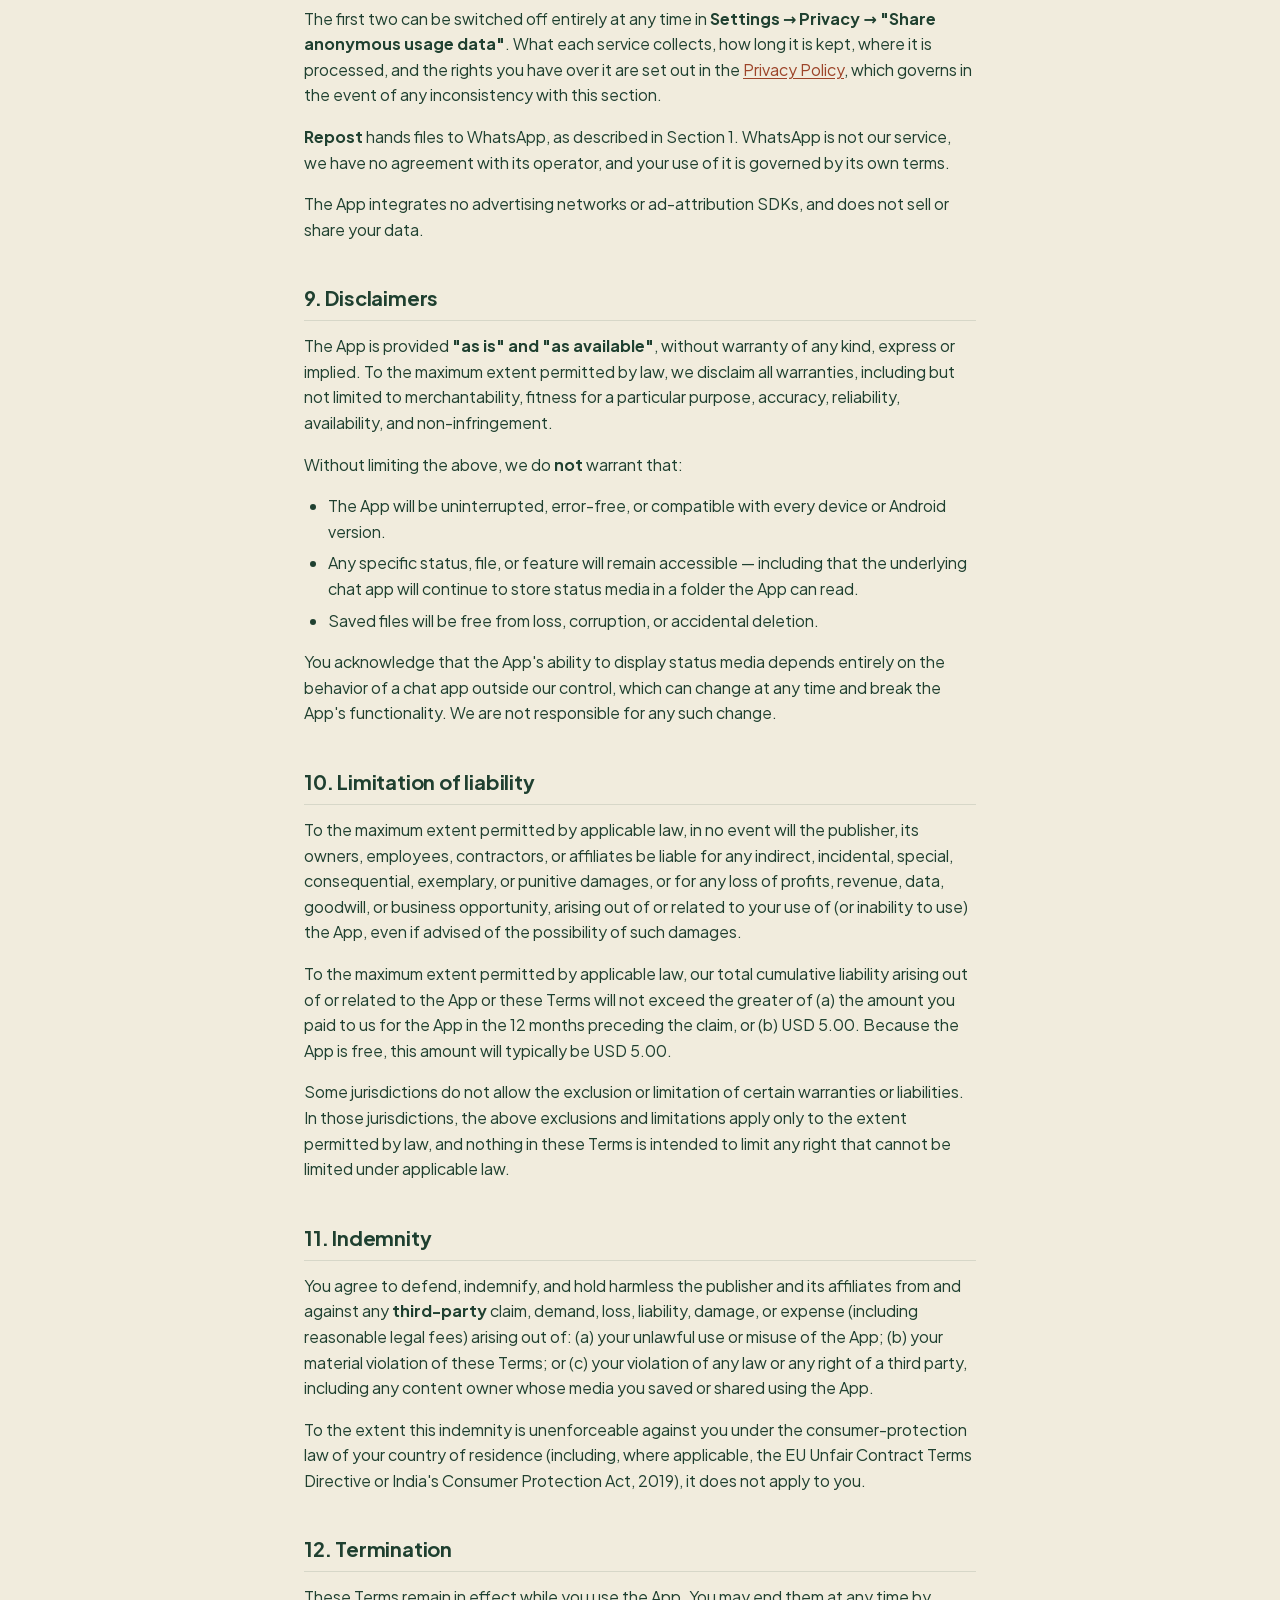
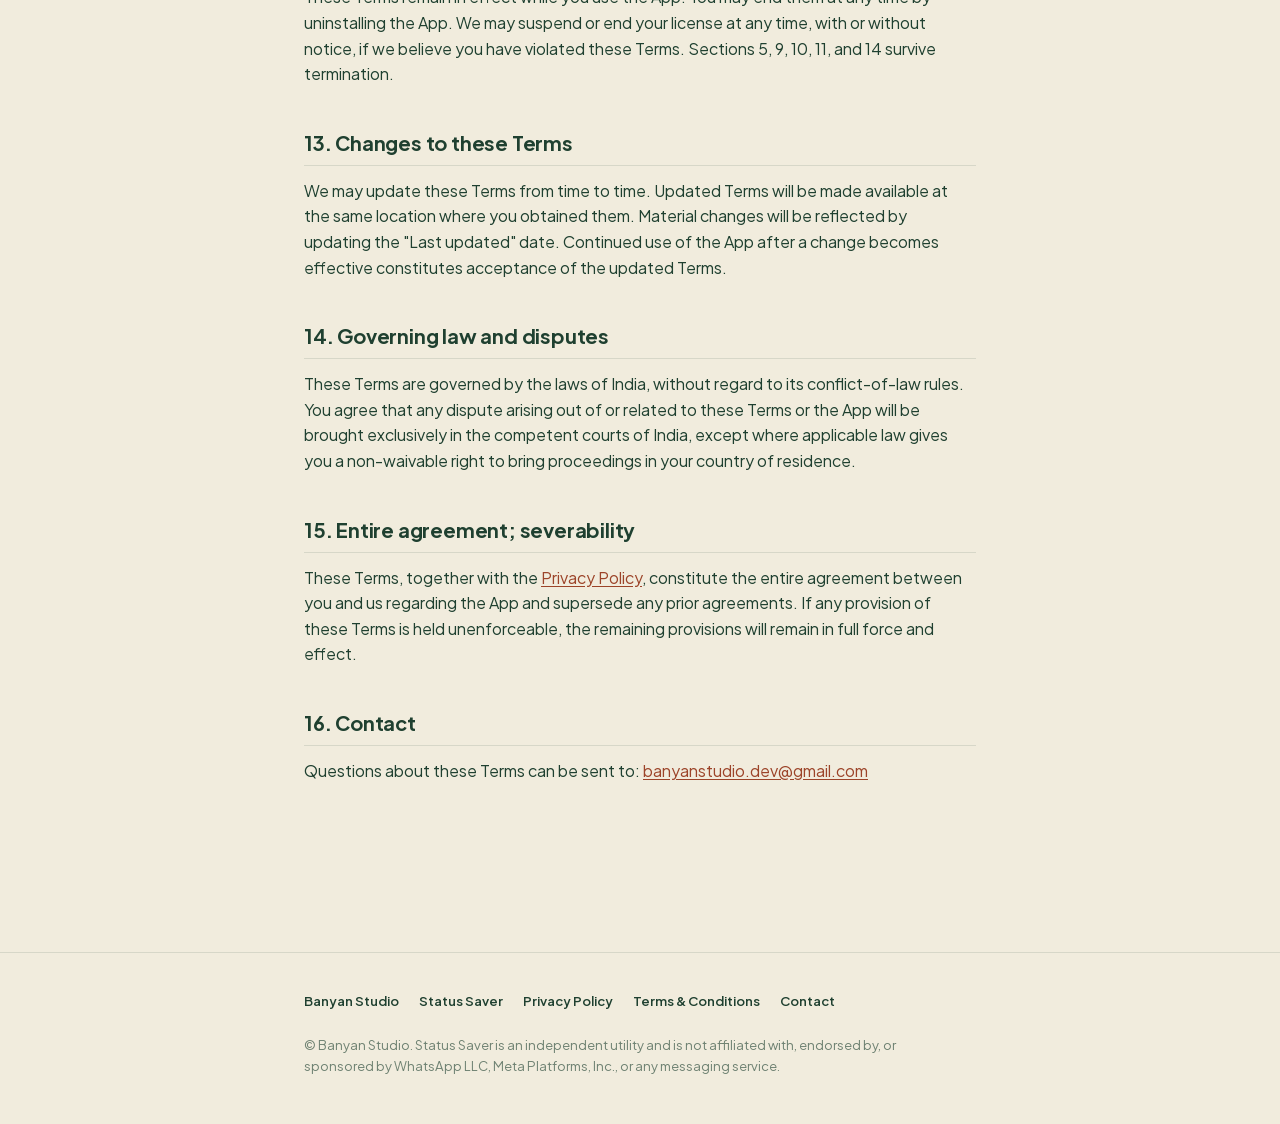
<file: banyanstudio-legal/statussaver/terms.html>
<!DOCTYPE html>
<html lang="en">
<head>
    <meta charset="UTF-8">
    <meta http-equiv="refresh" content="0; url=https://banyanstudio.github.io/statussaver/terms.html">
    <link rel="canonical" href="https://banyanstudio.github.io/statussaver/terms.html">
    <meta name="robots" content="noindex">
    <title>Terms &amp; Conditions — Status Saver</title>
</head>
<body>
    <p>This document has moved to <a href="https://banyanstudio.github.io/statussaver/terms.html">banyanstudio.github.io/statussaver/terms.html</a>.</p>
</body>
</html>
</file>
<file: nodi/site.css>
/* ============================================================
   Nodi — shared design layer
   ------------------------------------------------------------
   Used by every page under /nodi/: index.html, privacy.html,
   terms.html. Holds the theme tokens, the shared header/footer
   chrome, .cta, and the document typography the legal pages use.

   Page-specific CSS does NOT belong here. The landing page's hero,
   phone mockup and feature cards live inline in index.html,
   because only one page uses them.

   This palette is Nodi's, taken from the app's own theme
   (ui/theme/Color.kt: LightPalette / DarkPalette / *Status). It is
   deliberately separate from /style.css and /statussaver/site.css —
   each app keeps its own identity.

   No web fonts: the app itself draws with the system typeface, so
   the site does too. That also keeps the "no third-party asset"
   rule trivially true.
   ============================================================ */

/* ============================================================
   THEME TOKENS — every colour is a var that flips per theme.
   ============================================================ */
:root {
    --page: #FAFAF7;          /* paper */
    --card: #FFFFFF;
    --sunken: #F4F3EE;
    --ink: #1B1B18;
    /* Not the app's inkDim (#8C8A80): that is ~3.3:1 on paper and fails
       WCAG AA for body copy. Ink at 64% lands ~5.3:1. */
    --sub: rgba(27, 27, 24, 0.64);
    --line: #E8E6DE;          /* hairline */
    --accent: #1E7A46;
    --on-accent: #FFFFFF;

    /* links reuse the accent: ~5.2:1 on paper */
    --link: #1E7A46;
    --link-hover: #176037;

    /* status hues (base / tint), light theme */
    --present: #1E7A46; --present-tint: #E2F2E8;
    --half: #A16207;    --half-tint: #FBEFD3;
    --absent: #B3382E;  --absent-tint: #F9E3E0;
    --holiday: #2F5FA8; --holiday-tint: #E1EAF7;

    /* phone mockup */
    --phone-bezel: #1B1B18;
    --phone-ring: transparent;
    --phone-screen: #FAFAF7;
    --phone-shadow: 0 20px 50px rgba(27, 27, 24, 0.18);

    --cta-glow: rgba(30, 122, 70, 0.28);
    --cta-glow-hover: rgba(30, 122, 70, 0.38);
}

@media (prefers-color-scheme: dark) {
    :root {
        --page: #121210;
        --card: #1B1B18;
        --sunken: #242420;
        --ink: #F2F0E8;
        --sub: rgba(242, 240, 232, 0.64);
        --line: #2E2E29;
        --accent: #5FB183;
        --on-accent: #0C1A12;

        --link: #5FB183;
        --link-hover: #7FC59D;

        --present: #5FB183; --present-tint: #1B3227;
        --half: #D6A143;    --half-tint: #33280F;
        --absent: #E08A7E;  --absent-tint: #3A211D;
        --holiday: #7FA8E0; --holiday-tint: #1B2739;

        --phone-bezel: #242420;
        --phone-ring: #2E2E29;
        --phone-screen: #121210;
        --phone-shadow: 0 20px 50px rgba(0, 0, 0, 0.5);

        --cta-glow: rgba(95, 177, 131, 0.20);
        --cta-glow-hover: rgba(95, 177, 131, 0.30);
    }
}

/* ============================================================
   BASE
   ============================================================ */
* { margin: 0; padding: 0; box-sizing: border-box; }

html { -webkit-text-size-adjust: 100%; }

body {
    background: var(--page);
    color: var(--ink);
    font-family: system-ui, -apple-system, "Segoe UI", Roboto, sans-serif;
    -webkit-font-smoothing: antialiased;
    text-rendering: optimizeLegibility;
    line-height: 1.6;
}

.wrap { max-width: 720px; margin: 0 auto; padding: 0 24px; }

a:focus-visible,
.cta:focus-visible {
    outline: 2px solid var(--accent);
    outline-offset: 3px;
    border-radius: 4px;
}

/* ============================================================
   HEADER — shared by all three pages
   ============================================================ */
header.site { padding: 28px 0 0; }

header.site .wrap {
    display: flex; align-items: center; justify-content: space-between;
    flex-wrap: wrap; gap: 14px;
}

.studio {
    font-weight: 800; font-size: 0.95rem; letter-spacing: -0.02em;
    color: var(--ink); text-decoration: none;
}
.studio:hover { opacity: 0.75; }

header.site nav {
    display: flex; gap: 18px; align-items: center; flex-wrap: wrap;
}

/* padding, not line-height: grows the hit area to >=24px tall for
   WCAG 2.2 SC 2.5.8 without moving the label. */
header.site nav a {
    font-size: 0.85rem; font-weight: 600; color: var(--sub);
    text-decoration: none;
    padding: 5px 0;
}
header.site nav a:hover { color: var(--ink); }

/* Current page marker carries weight as well as colour. */
header.site nav a[aria-current="page"] {
    color: var(--ink);
    font-weight: 700;
}

header.site nav a.nav-cta {
    background: var(--accent); color: var(--on-accent);
    font-weight: 700;
    padding: 7px 16px; border-radius: 999px;
}
header.site nav a.nav-cta:hover { color: var(--on-accent); opacity: 0.88; }

/* ============================================================
   CTA — accent pill
   ============================================================ */
.cta {
    display: inline-block;
    background: var(--accent); color: var(--on-accent);
    font-weight: 700; font-size: 1rem;
    padding: 15px 34px; border-radius: 999px;
    text-decoration: none;
    box-shadow: 0 4px 16px var(--cta-glow);
    transition: transform 120ms ease-out, box-shadow 120ms ease-out;
}
.cta:hover {
    transform: translateY(-1px);
    box-shadow: 0 6px 20px var(--cta-glow-hover);
}

/* ============================================================
   DOCUMENT TYPOGRAPHY — the legal pages (privacy.html, terms.html)
   ============================================================ */
.doc { padding: 48px 24px 96px; }

.doc h1 {
    font-size: 2rem; font-weight: 700;
    letter-spacing: -0.01em;
    margin: 0 0 8px;
}

.doc h2 {
    font-size: 1.25rem; font-weight: 700;
    letter-spacing: -0.01em;
    margin: 40px 0 12px;
    padding-bottom: 6px;
    border-bottom: 1px solid var(--line);
}

.doc h3 {
    font-size: 1.06rem; font-weight: 700;
    margin: 28px 0 10px;
}

.doc p, .doc ul, .doc ol { margin: 0 0 16px; }
.doc ul, .doc ol { padding-left: 24px; }
.doc li { margin-bottom: 6px; }

.doc a {
    color: var(--link);
    text-decoration: underline;
    text-underline-offset: 2px;
}
.doc a:hover { color: var(--link-hover); }

.doc strong { font-weight: 700; }

.doc code {
    font-family: ui-monospace, Menlo, Consolas, monospace;
    font-size: 0.88em;
    background: var(--sunken);
    padding: 1px 5px; border-radius: 4px;
}

/* Doc masthead block: app / publisher / contact / last updated */
.meta {
    color: var(--sub);
    font-size: 0.88rem;
    margin: 0 0 32px;
    padding-bottom: 24px;
    border-bottom: 1px solid var(--line);
}
.meta p { margin: 4px 0; }

.table-wrap {
    overflow-x: auto;
    -webkit-overflow-scrolling: touch;
    margin: 16px 0 24px;
}

table { width: 100%; border-collapse: collapse; font-size: 0.94rem; }

th, td {
    text-align: left;
    padding: 10px 12px;
    border: 1px solid var(--line);
    vertical-align: top;
}
th { background: var(--sunken); font-weight: 700; }

/* ============================================================
   FOOTER — shared by all three pages
   ============================================================ */
footer.site {
    border-top: 1px solid var(--line);
    margin-top: 56px; padding: 32px 0 48px;
    font-size: 0.82rem; color: var(--sub);
}
footer.site .links {
    display: flex; gap: 20px; flex-wrap: wrap; margin-bottom: 18px;
}
footer.site .links a { padding: 5px 0; }
footer.site a { color: var(--ink); text-decoration: none; font-weight: 600; }
footer.site a:hover { text-decoration: underline; }
footer.site .legal { max-width: 46em; }

/* ============================================================
   NARROW SCREENS
   ============================================================ */
@media (max-width: 600px) {
    .wrap { padding: 0 16px; }
    .doc { padding: 28px 16px 56px; }
    .doc h1 { font-size: 1.6rem; }
    .doc h2 { font-size: 1.1rem; margin: 32px 0 10px; }
    .doc h3 { font-size: 1rem; }
    header.site { padding: 18px 0 0; }
    header.site nav { gap: 14px; }
    header.site nav a { font-size: 0.8rem; }
    table { font-size: 0.85rem; }
    th, td { padding: 8px 10px; }
}

@media (max-width: 380px) {
    .doc h1 { font-size: 1.45rem; }
}

/* ============================================================
   REDUCED MOTION
   ============================================================ */
@media (prefers-reduced-motion: reduce) {
    .cta { transition: none; }
}
</file>
<file: statussaver/site.css>
/* ============================================================
   Status Saver — shared design layer
   ------------------------------------------------------------
   Used by every page under /statussaver/: index.html, privacy.html,
   terms.html. Holds the theme tokens, the two self-hosted typefaces,
   the shared header/footer chrome, and the document typography the
   legal pages rely on.

   Page-specific CSS does NOT belong here. The landing page's hero,
   phone mockup, feature cards and keyframes live inline in
   index.html, because only one page uses them.

   The root /style.css is a separate, older stylesheet still used by
   the studio root page. Do not merge the two — this palette is
   Status Saver's, taken from the app's own theme, and should not
   become the studio-wide brand.
   ============================================================ */

/* ============================================================
   FONTS — self-hosted latin subsets (see fonts/OFL.txt).
   unicode-range is deliberately omitted: one subset per family,
   so any glyph the subset lacks (e.g. U+2192 "arrow") falls back
   per-glyph to the system stack, which is the behaviour we want.
   ============================================================ */
@font-face {
    font-family: "Plus Jakarta Sans";
    font-style: normal;
    font-weight: 400 800;      /* variable font, covers the whole range in use */
    font-display: swap;
    src: url("fonts/plus-jakarta-sans-latin.woff2") format("woff2");
}
@font-face {
    font-family: "DM Serif Display";
    font-style: italic;
    font-weight: 400;
    font-display: swap;
    src: url("fonts/dm-serif-display-italic-latin.woff2") format("woff2");
}

/* ============================================================
   THEME TOKENS — every colour is a var that flips per theme.
   ============================================================ */
:root {
    --forest: #1F4030;
    --page: #F1ECDD;
    --card: #FAF4E2;
    --ink: #1F4030;
    --sub: rgba(31, 64, 48, 0.62);
    --line: rgba(31, 64, 48, 0.12);
    --gold: #C9A449;
    --gold-ink: #1F1A0E;
    --terra: #B8533A;
    --disc-ring: #F4ECDC;

    /* Link colours are their own tokens rather than reusing --gold:
       gold on cream is ~2.3:1 and fails WCAG AA for body text.
       These deep/light terracottas clear 5.5:1 and 7.9:1. */
    --link: #9C4429;
    --link-hover: #7A3420;

    --tile-a: linear-gradient(160deg, #2E5B43, #17352A);
    --tile-b: linear-gradient(150deg, #D9A15E, #B8533A);
    --tile-c: linear-gradient(165deg, #4A6B7A, #22333C);

    /* phone mockup */
    --phone-bezel: var(--forest);
    --phone-ring: transparent;
    --phone-screen: #F1ECDD;
    --phone-shadow: 0 20px 50px rgba(31, 64, 48, 0.20);
    --dashed: rgba(31, 64, 48, 0.40);

    /* CTA gold glow */
    --cta-glow: rgba(201, 164, 73, 0.35);
    --cta-glow-hover: rgba(201, 164, 73, 0.45);
}

@media (prefers-color-scheme: dark) {
    :root {
        --page: #161614;
        --card: #222A26;
        --ink: #F4ECDC;
        --sub: rgba(244, 236, 220, 0.60);
        --line: rgba(244, 236, 220, 0.14);
        --gold: #C89559;
        --disc-ring: #161614;

        --link: #E5936F;
        --link-hover: #F0AE90;

        --phone-bezel: var(--card);
        --phone-ring: var(--line);
        --phone-screen: #121210;
        --phone-shadow: 0 20px 50px rgba(0, 0, 0, 0.5);
        --dashed: rgba(244, 236, 220, 0.35);

        --cta-glow: rgba(200, 149, 89, 0.25);
        --cta-glow-hover: rgba(200, 149, 89, 0.38);
    }
}

/* ============================================================
   BASE
   ============================================================ */
* { margin: 0; padding: 0; box-sizing: border-box; }

html { -webkit-text-size-adjust: 100%; }

body {
    background: var(--page);
    color: var(--ink);
    font-family: "Plus Jakarta Sans", system-ui, -apple-system, sans-serif;
    -webkit-font-smoothing: antialiased;
    text-rendering: optimizeLegibility;
    line-height: 1.6;
}

.wrap { max-width: 720px; margin: 0 auto; padding: 0 24px; }

a:focus-visible,
.cta:focus-visible {
    outline: 2px solid var(--gold);
    outline-offset: 3px;
    border-radius: 4px;
}

/* ============================================================
   HEADER — shared by all three pages
   ============================================================ */
header.site { padding: 28px 0 0; }

header.site .wrap {
    display: flex; align-items: center; justify-content: space-between;
    flex-wrap: wrap; gap: 14px;
}

.studio {
    font-weight: 800; font-size: 0.95rem; letter-spacing: -0.02em;
    color: var(--ink); text-decoration: none;
}
.studio:hover { opacity: 0.75; }

header.site nav {
    display: flex; gap: 18px; align-items: center; flex-wrap: wrap;
}

/* padding, not line-height: it grows the hit area to >=24px tall for
   WCAG 2.2 SC 2.5.8 without opening up the space between the text rows.
   The nav is a flex row with align-items:center, so the box grows around
   the label and the label itself does not move. */
header.site nav a {
    font-size: 0.85rem; font-weight: 600; color: var(--sub);
    text-decoration: none;
    padding: 5px 0;
}
header.site nav a:hover { color: var(--ink); }

/* Current page marker — carries its own weight/colour so the cue
   does not depend on colour alone. */
header.site nav a[aria-current="page"] {
    color: var(--ink);
    font-weight: 700;
}

/* Small gold pill in the nav, mirroring the hero CTA. */
header.site nav a.nav-cta {
    background: var(--gold); color: var(--gold-ink);
    font-weight: 700;
    padding: 7px 16px; border-radius: 999px;
}
header.site nav a.nav-cta:hover { color: var(--gold-ink); opacity: 0.88; }

/* ============================================================
   CTA — gold pill (the primary use of gold)
   ============================================================ */
.cta {
    display: inline-block;
    background: var(--gold); color: var(--gold-ink);
    font-weight: 700; font-size: 1rem;
    padding: 15px 34px; border-radius: 999px;
    text-decoration: none;
    box-shadow: 0 4px 16px var(--cta-glow);
    transition: transform 120ms ease-out, box-shadow 120ms ease-out;
}
.cta:hover {
    transform: translateY(-1px);
    box-shadow: 0 6px 20px var(--cta-glow-hover);
}

/* ============================================================
   DOCUMENT TYPOGRAPHY — the legal pages (privacy.html, terms.html)
   ------------------------------------------------------------
   Structure carried over from the original root style.css, which
   was well built for dense legal copy. Only the palette and the
   typefaces change. The landing page overrides h1 with its own
   display treatment.
   ============================================================ */
.doc { padding: 48px 24px 96px; }

.doc h1 {
    font-size: 2rem; font-weight: 700;
    letter-spacing: -0.01em;
    margin: 0 0 8px;
}

.doc h2 {
    font-size: 1.25rem; font-weight: 700;
    letter-spacing: -0.01em;
    margin: 40px 0 12px;
    padding-bottom: 6px;
    border-bottom: 1px solid var(--line);
}

.doc h3 {
    font-size: 1.06rem; font-weight: 700;
    margin: 28px 0 10px;
}

.doc p, .doc ul, .doc ol { margin: 0 0 16px; }
.doc ul, .doc ol { padding-left: 24px; }
.doc li { margin-bottom: 6px; }

.doc a {
    color: var(--link);
    text-decoration: underline;
    text-underline-offset: 2px;
}
.doc a:hover { color: var(--link-hover); }

.doc strong { font-weight: 700; }

/* Doc masthead block: app / publisher / contact / last updated */
.meta {
    color: var(--sub);
    font-size: 0.88rem;
    margin: 0 0 32px;
    padding-bottom: 24px;
    border-bottom: 1px solid var(--line);
}
.meta p { margin: 4px 0; }

.table-wrap {
    overflow-x: auto;
    -webkit-overflow-scrolling: touch;
    margin: 16px 0 24px;
}

table { width: 100%; border-collapse: collapse; font-size: 0.94rem; }

th, td {
    text-align: left;
    padding: 10px 12px;
    border: 1px solid var(--line);
    vertical-align: top;
}
th { background: var(--card); font-weight: 700; }

blockquote {
    border-left: 3px solid var(--gold);
    margin: 16px 0;
    padding: 4px 16px;
    color: var(--sub);
}

/* ============================================================
   FOOTER — shared by all three pages
   ============================================================ */
footer.site {
    border-top: 1px solid var(--line);
    margin-top: 56px; padding: 32px 0 48px;
    font-size: 0.82rem; color: var(--sub);
}
footer.site .links {
    display: flex; gap: 20px; flex-wrap: wrap; margin-bottom: 18px;
}
/* Same >=24px hit-area reason as the header nav. These links wrap onto
   several rows on a phone, so the padding also separates the rows. */
footer.site .links a { padding: 5px 0; }
footer.site a { color: var(--ink); text-decoration: none; font-weight: 600; }
footer.site a:hover { text-decoration: underline; }
footer.site .legal { max-width: 46em; }

/* ============================================================
   NARROW SCREENS
   ============================================================ */
@media (max-width: 600px) {
    .wrap { padding: 0 16px; }
    .doc { padding: 28px 16px 56px; }
    .doc h1 { font-size: 1.6rem; }
    .doc h2 { font-size: 1.1rem; margin: 32px 0 10px; }
    .doc h3 { font-size: 1rem; }
    header.site { padding: 18px 0 0; }
    header.site nav { gap: 14px; }
    header.site nav a { font-size: 0.8rem; }
    table { font-size: 0.85rem; }
    th, td { padding: 8px 10px; }
}

@media (max-width: 380px) {
    .doc h1 { font-size: 1.45rem; }
}

/* ============================================================
   REDUCED MOTION
   ============================================================ */
@media (prefers-reduced-motion: reduce) {
    .cta { transition: none; }
}
</file>
